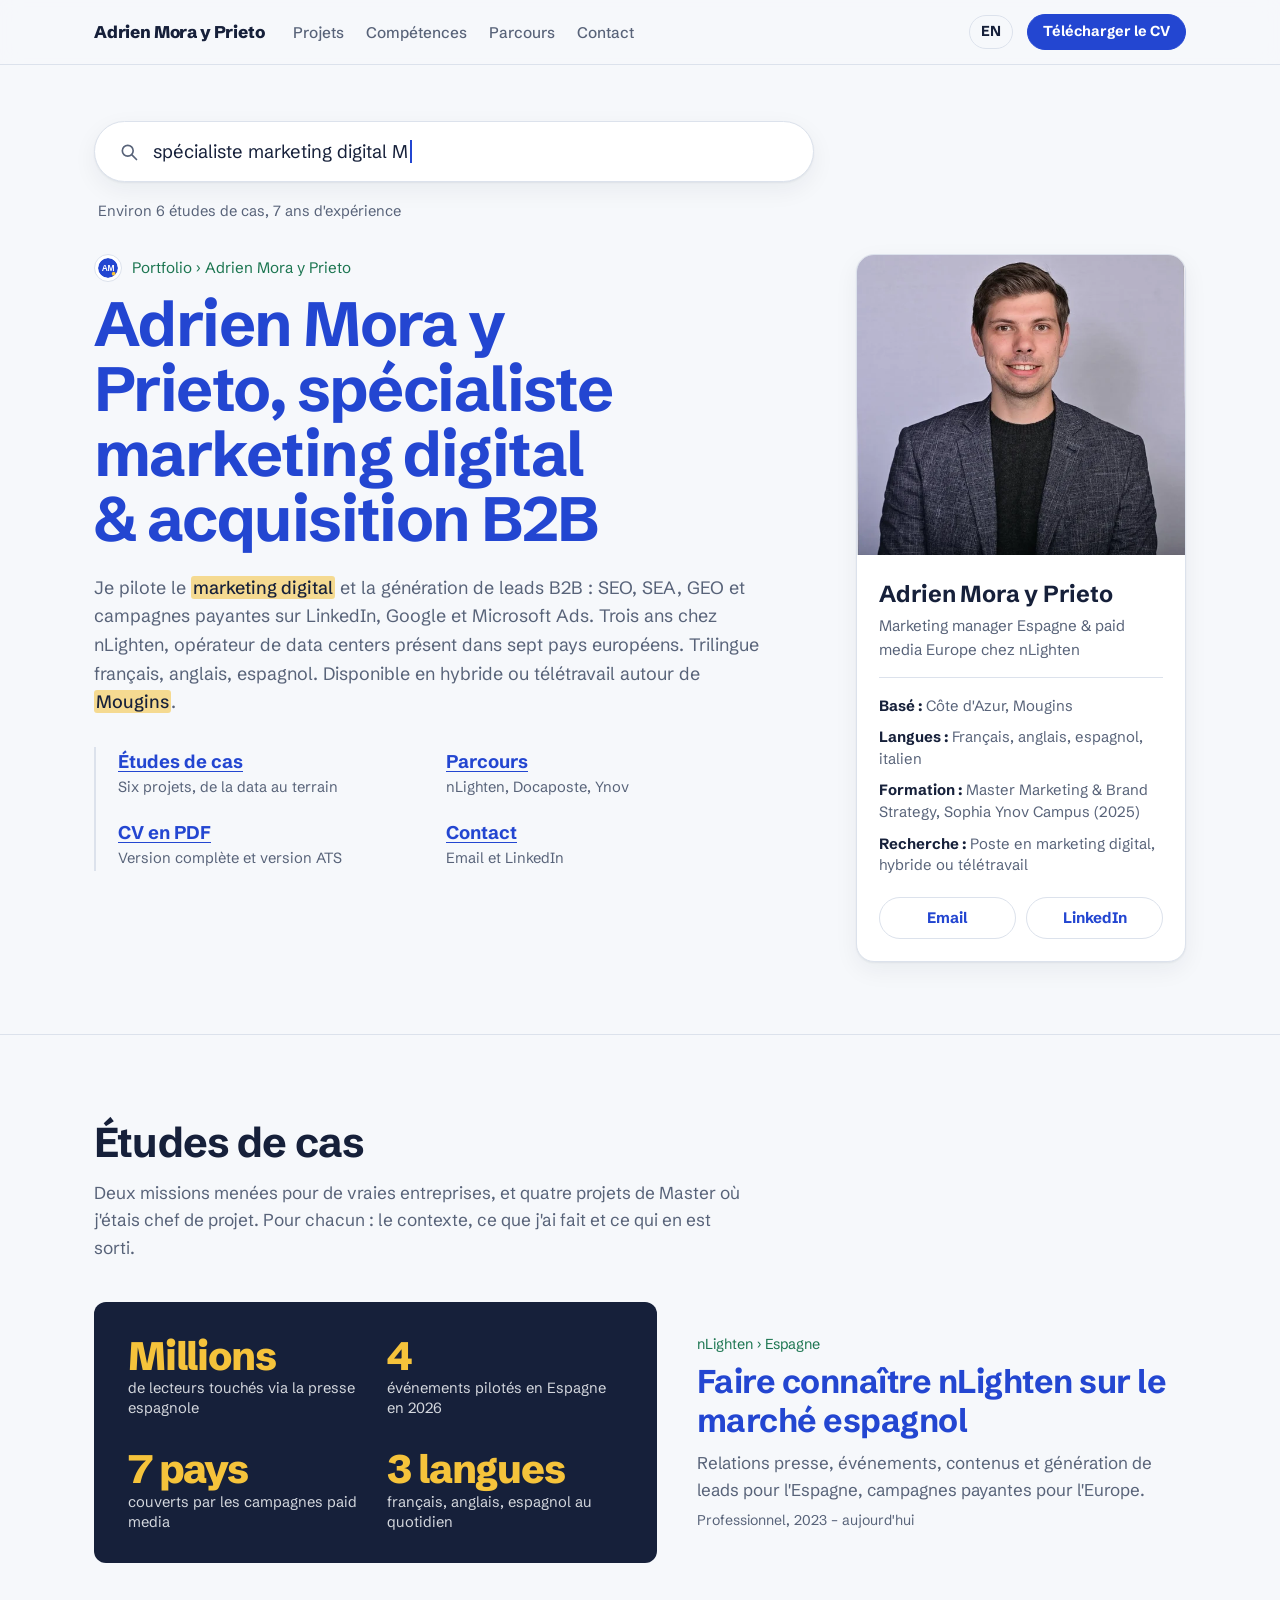
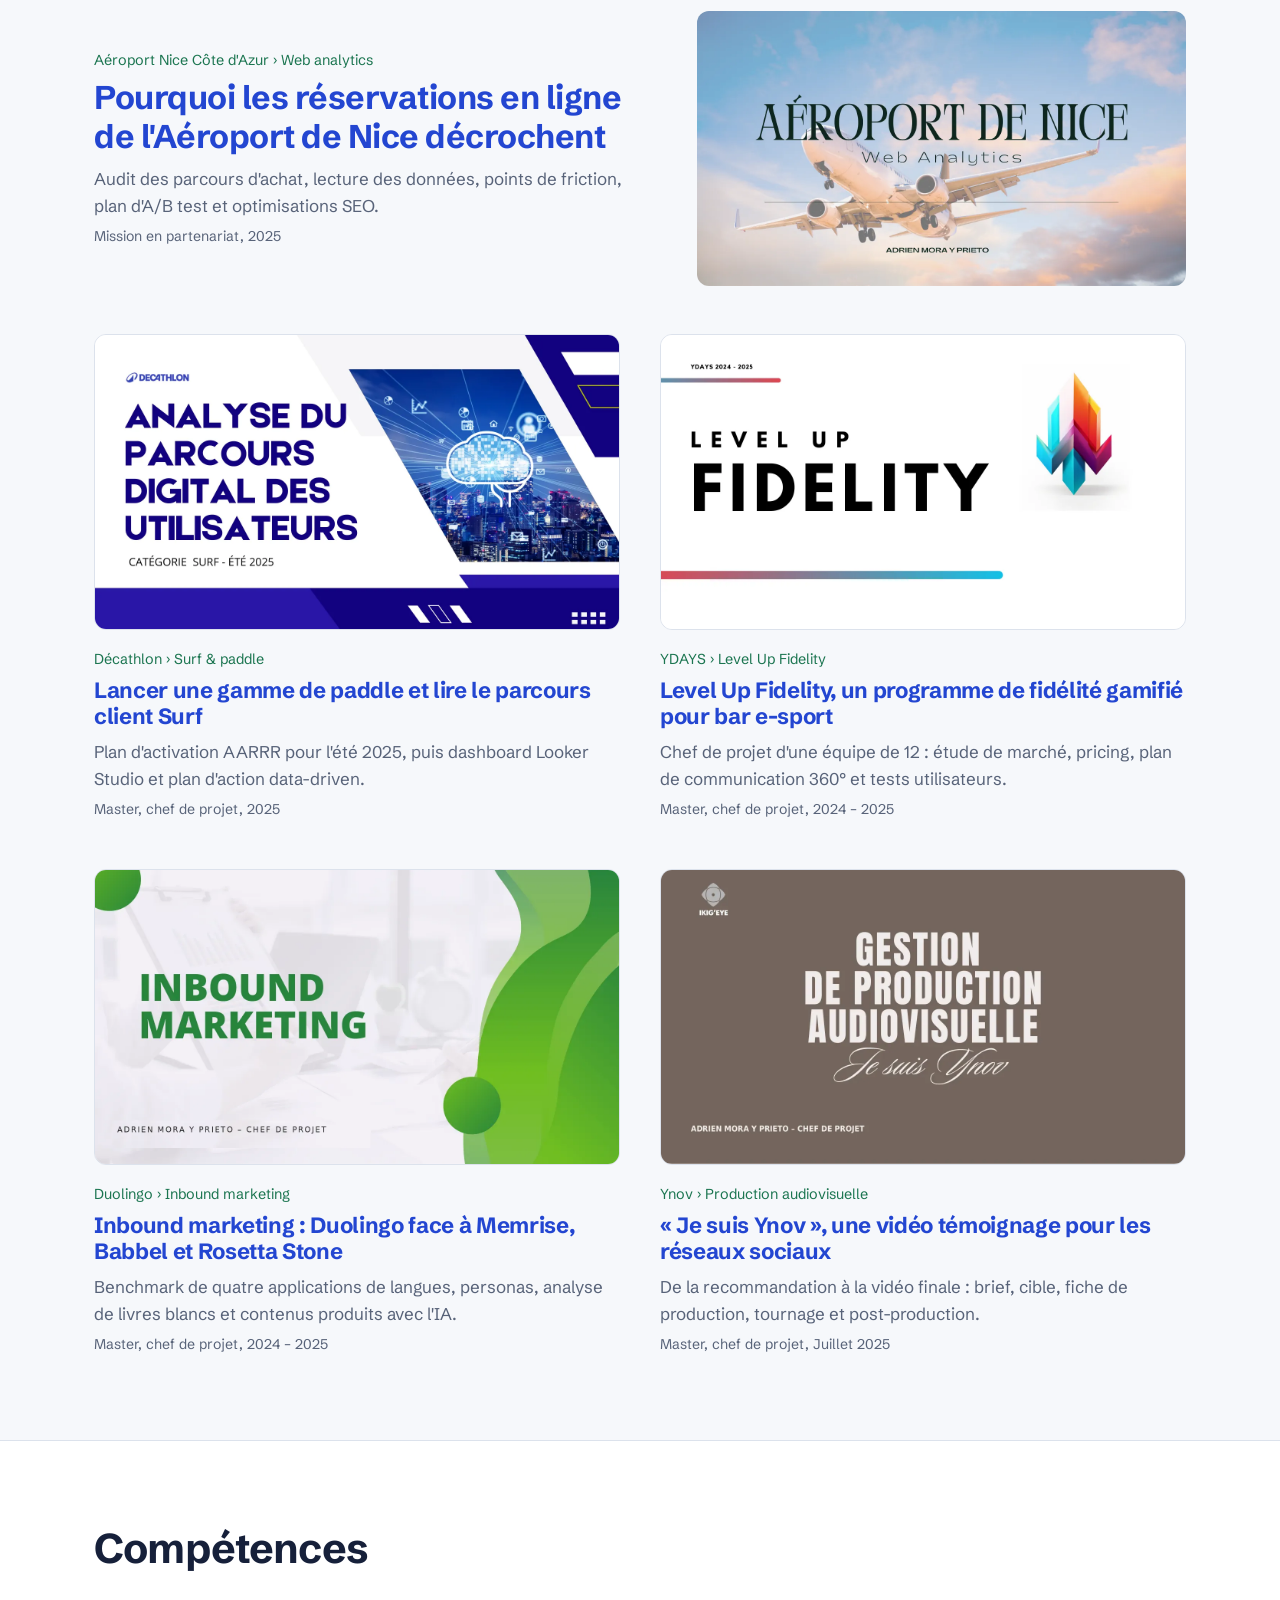
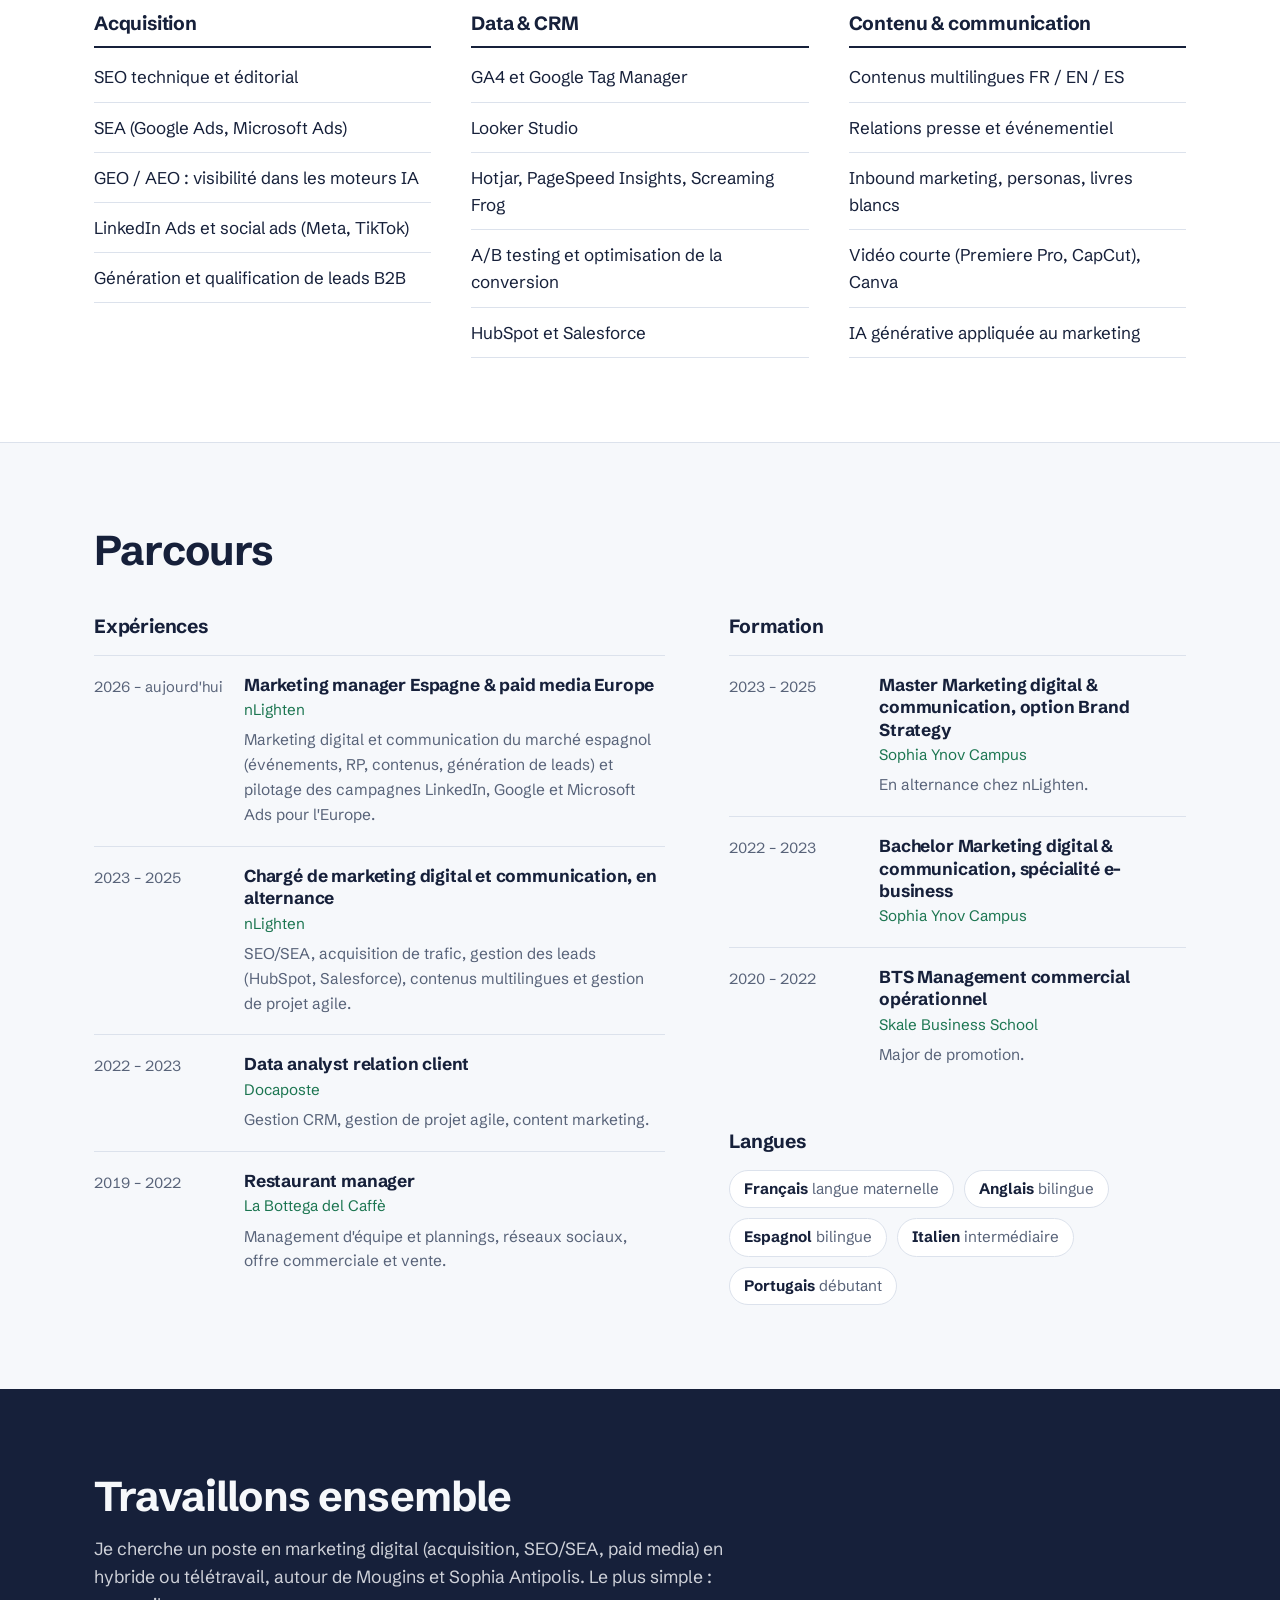
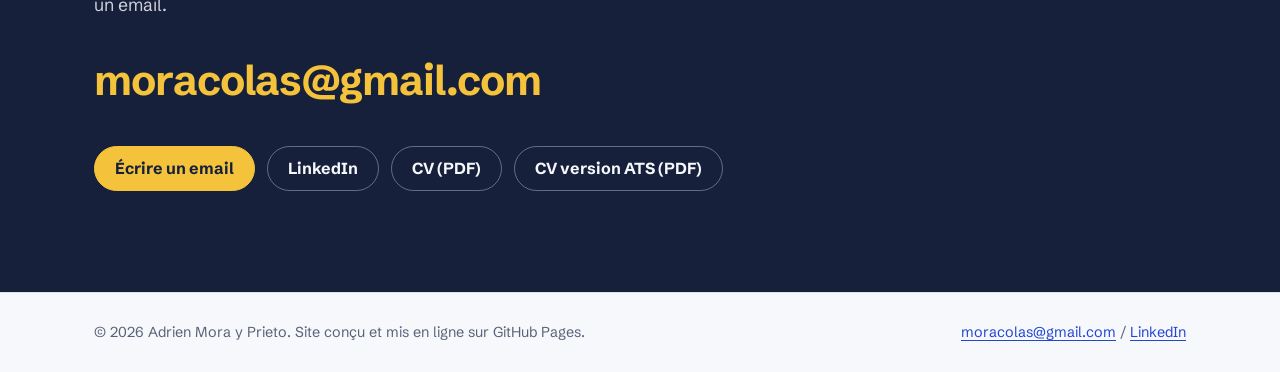
<file: index.html>
<!doctype html>
<html lang="fr">
<head>
<meta charset="utf-8">
<meta name="viewport" content="width=device-width, initial-scale=1">
<title>Adrien Mora y Prieto · Marketing digital &amp; acquisition B2B</title>
<meta name="description" content="Portfolio d&#x27;Adrien Mora y Prieto, spécialiste marketing digital et acquisition B2B (SEO, SEA, GEO, paid media). Trilingue FR/EN/ES, basé sur la Côte d&#x27;Azur.">
<link rel="canonical" href="https://adrienmora.fr/">
<link rel="alternate" hreflang="fr" href="https://adrienmora.fr/">
<link rel="alternate" hreflang="en" href="https://adrienmora.fr/en/">
<link rel="alternate" hreflang="x-default" href="https://adrienmora.fr/">
<meta property="og:type" content="website">
<meta property="og:title" content="Adrien Mora y Prieto · Marketing digital &amp; acquisition B2B">
<meta property="og:description" content="Portfolio d&#x27;Adrien Mora y Prieto, spécialiste marketing digital et acquisition B2B (SEO, SEA, GEO, paid media). Trilingue FR/EN/ES, basé sur la Côte d&#x27;Azur.">
<meta property="og:url" content="https://adrienmora.fr/">
<meta property="og:image" content="https://adrienmora.fr/assets/img/og.jpg">
<meta property="og:locale" content="fr_FR">
<meta name="twitter:card" content="summary_large_image">
<meta name="theme-color" content="#F6F8FB" media="(prefers-color-scheme: light)">
<meta name="theme-color" content="#0E1424" media="(prefers-color-scheme: dark)">
<link rel="icon" href="assets/img/favicon.svg" type="image/svg+xml">
<link rel="preload" href="assets/fonts/schibsted-grotesk-latin-wght-normal.woff2" as="font" type="font/woff2" crossorigin>
<link rel="stylesheet" href="assets/css/style.css">
<script src="assets/js/main.js" defer></script>
<script type="application/ld+json">{"@context": "https://schema.org", "@type": "Person", "name": "Adrien Mora y Prieto", "jobTitle": "Marketing manager Espagne & paid media Europe chez nLighten", "email": "mailto:moracolas@gmail.com", "url": "https://adrienmora.fr/", "image": "https://adrienmora.fr/assets/img/adrien.jpg", "worksFor": {"@type": "Organization", "name": "nLighten"}, "alumniOf": [{"@type": "CollegeOrUniversity", "name": "Sophia Ynov Campus"}, {"@type": "EducationalOrganization", "name": "Skale Business School"}], "knowsLanguage": ["fr", "en", "es", "it"], "address": {"@type": "PostalAddress", "addressLocality": "Mougins", "addressCountry": "FR"}, "sameAs": ["https://www.linkedin.com/in/adrien-mora-y-prieto/"], "knowsAbout": ["SEO", "SEA", "GEO", "Paid media", "LinkedIn Ads", "Google Ads", "Microsoft Ads", "HubSpot", "Salesforce", "GA4", "Looker Studio"]}</script>
</head>
<body><a class="skip" href="#main">Aller au contenu</a>
<header class="site-head">
  <div class="wrap head-row">
    <a class="brand" href="index.html">Adrien Mora y Prieto</a>
    <nav aria-label="Navigation principale"><ul class="nav"><li><a href="#projets">Projets</a></li><li><a href="#competences">Compétences</a></li><li><a href="#parcours">Parcours</a></li><li><a href="#contact">Contact</a></li></ul></nav>
    <div class="head-actions">
      <a class="lang" href="en/index.html" hreflang="en" lang="en" title="English">EN</a>
      <a class="btn btn-small" href="assets/cv/Adrien-Mora-y-Prieto-CV.pdf" download>Télécharger le CV</a>
    </div>
  </div>
</header>
<main id="main">
<section class="hero">
  <div class="wrap">
    <div class="search" aria-hidden="true">
      <svg class="search-ico" viewBox="0 0 24 24" width="20" height="20"><circle cx="10.5" cy="10.5" r="6.5" fill="none" stroke="currentColor" stroke-width="2"/><path d="M15.5 15.5 21 21" stroke="currentColor" stroke-width="2" stroke-linecap="round"/></svg>
      <span class="query" data-query="spécialiste marketing digital Mougins">spécialiste marketing digital Mougins</span><span class="caret"></span>
    </div>
    <p class="results-line">Environ 6 études de cas, 7 ans d&#x27;expérience</p>
    <div class="hero-grid">
      <div class="result">
        <p class="result-url"><img src="assets/img/favicon.svg" alt="" width="22" height="22"> <span>Portfolio › Adrien Mora y Prieto</span></p>
        <h1 class="result-title">Adrien Mora y Prieto, spécialiste marketing digital &amp; acquisition B2B</h1>
        <p class="result-desc">Je pilote le <mark>marketing digital</mark> et la génération de leads B2B : SEO, SEA, GEO et campagnes payantes sur LinkedIn, Google et Microsoft Ads. Trois ans chez nLighten, opérateur de data centers présent dans sept pays européens. Trilingue français, anglais, espagnol. Disponible en hybride ou télétravail autour de <mark>Mougins</mark>.</p>
        <ul class="sitelinks"><li><a href="#projets">Études de cas</a><span>Six projets, de la data au terrain</span></li><li><a href="#parcours">Parcours</a><span>nLighten, Docaposte, Ynov</span></li><li><a href="assets/cv/Adrien-Mora-y-Prieto-CV.pdf" download>CV en PDF</a><span>Version complète et version ATS</span></li><li><a href="#contact">Contact</a><span>Email et LinkedIn</span></li></ul>
      </div>
      <aside class="panel" aria-label="En bref">
        <img class="panel-photo" src="assets/img/adrien.webp" alt="Portrait d’Adrien Mora y Prieto" width="560" height="560">
        <div class="panel-body">
          <p class="panel-name">Adrien Mora y Prieto</p>
          <p class="panel-role">Marketing manager Espagne &amp; paid media Europe chez nLighten</p>
          <dl class="panel-facts"><div><dt>Basé</dt><dd>Côte d&#x27;Azur, Mougins</dd></div><div><dt>Langues</dt><dd>Français, anglais, espagnol, italien</dd></div><div><dt>Formation</dt><dd>Master Marketing &amp; Brand Strategy, Sophia Ynov Campus (2025)</dd></div><div><dt>Recherche</dt><dd>Poste en marketing digital, hybride ou télétravail</dd></div></dl>
          <p class="panel-links"><a href="mailto:moracolas@gmail.com">Email</a><a href="https://www.linkedin.com/in/adrien-mora-y-prieto/" rel="me noopener" target="_blank">LinkedIn</a></p>
        </div>
      </aside>
    </div>
  </div>
</section>

<section class="section" id="projets" aria-labelledby="h-proj">
  <div class="wrap">
    <h2 id="h-proj">Études de cas</h2>
    <p class="section-intro">Deux missions menées pour de vraies entreprises, et quatre projets de Master où j'étais chef de projet. Pour chacun : le contexte, ce que j'ai fait et ce qui en est sorti.</p>
    <div class="cards">
      <article class="card card-featured">
  <a class="card-media" href="projets/nlighten.html" tabindex="-1" aria-hidden="true"><div class="snippet"><ul class="stats stats-snippet"><li><span class="stat-n">Millions</span><span class="stat-l">de lecteurs touchés via la presse espagnole</span></li><li><span class="stat-n">4</span><span class="stat-l">événements pilotés en Espagne en 2026</span></li><li><span class="stat-n">7 pays</span><span class="stat-l">couverts par les campagnes paid media</span></li><li><span class="stat-n">3 langues</span><span class="stat-l">français, anglais, espagnol au quotidien</span></li></ul></div></a>
  <div class="card-body">
    <p class="crumb">nLighten › Espagne</p>
    <h3 class="card-title"><a href="projets/nlighten.html">Faire connaître nLighten sur le marché espagnol</a></h3>
    <p class="card-desc">Relations presse, événements, contenus et génération de leads pour l&#x27;Espagne, campagnes payantes pour l&#x27;Europe.</p>
    <p class="card-meta">Professionnel, 2023 – aujourd&#x27;hui</p>
  </div>
</article><article class="card card-featured flip">
  <a class="card-media" href="projets/aeroport-nice.html" tabindex="-1" aria-hidden="true"><img src="assets/img/nice-1.webp" alt="" loading="lazy" width="1368" height="770"></a>
  <div class="card-body">
    <p class="crumb">Aéroport Nice Côte d&#x27;Azur › Web analytics</p>
    <h3 class="card-title"><a href="projets/aeroport-nice.html">Pourquoi les réservations en ligne de l&#x27;Aéroport de Nice décrochent</a></h3>
    <p class="card-desc">Audit des parcours d&#x27;achat, lecture des données, points de friction, plan d&#x27;A/B test et optimisations SEO.</p>
    <p class="card-meta">Mission en partenariat, 2025</p>
  </div>
</article><article class="card">
  <a class="card-media" href="projets/decathlon.html" tabindex="-1" aria-hidden="true"><img src="assets/img/decathlon-1.webp" alt="" loading="lazy" width="1368" height="770"></a>
  <div class="card-body">
    <p class="crumb">Décathlon › Surf &amp; paddle</p>
    <h3 class="card-title"><a href="projets/decathlon.html">Lancer une gamme de paddle et lire le parcours client Surf</a></h3>
    <p class="card-desc">Plan d&#x27;activation AARRR pour l&#x27;été 2025, puis dashboard Looker Studio et plan d&#x27;action data-driven.</p>
    <p class="card-meta">Master, chef de projet, 2025</p>
  </div>
</article><article class="card">
  <a class="card-media" href="projets/level-up-fidelity.html" tabindex="-1" aria-hidden="true"><img src="assets/img/levelup-1.webp" alt="" loading="lazy" width="1368" height="770"></a>
  <div class="card-body">
    <p class="crumb">YDAYS › Level Up Fidelity</p>
    <h3 class="card-title"><a href="projets/level-up-fidelity.html">Level Up Fidelity, un programme de fidélité gamifié pour bar e-sport</a></h3>
    <p class="card-desc">Chef de projet d&#x27;une équipe de 12 : étude de marché, pricing, plan de communication 360° et tests utilisateurs.</p>
    <p class="card-meta">Master, chef de projet, 2024 – 2025</p>
  </div>
</article><article class="card">
  <a class="card-media" href="projets/duolingo.html" tabindex="-1" aria-hidden="true"><img src="assets/img/duolingo-1.webp" alt="" loading="lazy" width="1368" height="770"></a>
  <div class="card-body">
    <p class="crumb">Duolingo › Inbound marketing</p>
    <h3 class="card-title"><a href="projets/duolingo.html">Inbound marketing : Duolingo face à Memrise, Babbel et Rosetta Stone</a></h3>
    <p class="card-desc">Benchmark de quatre applications de langues, personas, analyse de livres blancs et contenus produits avec l&#x27;IA.</p>
    <p class="card-meta">Master, chef de projet, 2024 – 2025</p>
  </div>
</article><article class="card">
  <a class="card-media" href="projets/je-suis-ynov.html" tabindex="-1" aria-hidden="true"><img src="assets/img/ynov-1.webp" alt="" loading="lazy" width="1368" height="770"></a>
  <div class="card-body">
    <p class="crumb">Ynov › Production audiovisuelle</p>
    <h3 class="card-title"><a href="projets/je-suis-ynov.html">« Je suis Ynov », une vidéo témoignage pour les réseaux sociaux</a></h3>
    <p class="card-desc">De la recommandation à la vidéo finale : brief, cible, fiche de production, tournage et post-production.</p>
    <p class="card-meta">Master, chef de projet, Juillet 2025</p>
  </div>
</article>
    </div>
  </div>
</section>
<section class="section section-alt" id="competences" aria-labelledby="h-skills">
  <div class="wrap">
    <h2 id="h-skills">Compétences</h2>
    <div class="skills"><div class="skill-col"><h3>Acquisition</h3><ul><li>SEO technique et éditorial</li><li>SEA (Google Ads, Microsoft Ads)</li><li>GEO / AEO : visibilité dans les moteurs IA</li><li>LinkedIn Ads et social ads (Meta, TikTok)</li><li>Génération et qualification de leads B2B</li></ul></div><div class="skill-col"><h3>Data &amp; CRM</h3><ul><li>GA4 et Google Tag Manager</li><li>Looker Studio</li><li>Hotjar, PageSpeed Insights, Screaming Frog</li><li>A/B testing et optimisation de la conversion</li><li>HubSpot et Salesforce</li></ul></div><div class="skill-col"><h3>Contenu &amp; communication</h3><ul><li>Contenus multilingues FR / EN / ES</li><li>Relations presse et événementiel</li><li>Inbound marketing, personas, livres blancs</li><li>Vidéo courte (Premiere Pro, CapCut), Canva</li><li>IA générative appliquée au marketing</li></ul></div></div>
  </div>
</section>
<section class="section" id="parcours" aria-labelledby="h-bg">
  <div class="wrap">
    <h2 id="h-bg">Parcours</h2>
    <div class="bg-grid">
      <div><h3>Expériences</h3><ol class="timeline"><li><p class="tl-date">2026 – aujourd&#x27;hui</p><div><h4>Marketing manager Espagne &amp; paid media Europe</h4><p class="tl-org">nLighten</p><p>Marketing digital et communication du marché espagnol (événements, RP, contenus, génération de leads) et pilotage des campagnes LinkedIn, Google et Microsoft Ads pour l&#x27;Europe.</p></div></li><li><p class="tl-date">2023 – 2025</p><div><h4>Chargé de marketing digital et communication, en alternance</h4><p class="tl-org">nLighten</p><p>SEO/SEA, acquisition de trafic, gestion des leads (HubSpot, Salesforce), contenus multilingues et gestion de projet agile.</p></div></li><li><p class="tl-date">2022 – 2023</p><div><h4>Data analyst relation client</h4><p class="tl-org">Docaposte</p><p>Gestion CRM, gestion de projet agile, content marketing.</p></div></li><li><p class="tl-date">2019 – 2022</p><div><h4>Restaurant manager</h4><p class="tl-org">La Bottega del Caffè</p><p>Management d&#x27;équipe et plannings, réseaux sociaux, offre commerciale et vente.</p></div></li></ol></div>
      <div><h3>Formation</h3><ol class="timeline"><li><p class="tl-date">2023 – 2025</p><div><h4>Master Marketing digital &amp; communication, option Brand Strategy</h4><p class="tl-org">Sophia Ynov Campus</p><p>En alternance chez nLighten.</p></div></li><li><p class="tl-date">2022 – 2023</p><div><h4>Bachelor Marketing digital &amp; communication, spécialité e-business</h4><p class="tl-org">Sophia Ynov Campus</p></div></li><li><p class="tl-date">2020 – 2022</p><div><h4>BTS Management commercial opérationnel</h4><p class="tl-org">Skale Business School</p><p>Major de promotion.</p></div></li></ol>
        <h3 class="mt">Langues</h3><ul class="langs"><li><strong>Français</strong> langue maternelle</li><li><strong>Anglais</strong> bilingue</li><li><strong>Espagnol</strong> bilingue</li><li><strong>Italien</strong> intermédiaire</li><li><strong>Portugais</strong> débutant</li></ul>
      </div>
    </div>
  </div>
</section>

<section class="section contact" id="contact" aria-labelledby="h-contact">
  <div class="wrap contact-inner">
    <h2 id="h-contact">Travaillons ensemble</h2>
    <p>Je cherche un poste en marketing digital (acquisition, SEO/SEA, paid media) en hybride ou télétravail, autour de Mougins et Sophia Antipolis. Le plus simple : un email.</p>
    <p class="contact-mail"><a href="mailto:moracolas@gmail.com">moracolas@gmail.com</a></p>
    <p class="contact-actions">
      <a class="btn" href="mailto:moracolas@gmail.com">Écrire un email</a>
      <a class="btn btn-ghost" href="https://www.linkedin.com/in/adrien-mora-y-prieto/" rel="me noopener" target="_blank">LinkedIn</a>
      <a class="btn btn-ghost" href="assets/cv/Adrien-Mora-y-Prieto-CV.pdf" download>CV (PDF)</a>
      <a class="btn btn-ghost" href="assets/cv/Adrien-Mora-y-Prieto-CV-ATS.pdf" download>CV version ATS (PDF)</a>
    </p>
  </div>
</section>
</main>
<footer class="site-foot">
  <div class="wrap foot-row">
    <p>© 2026 Adrien Mora y Prieto. Site conçu et mis en ligne sur GitHub Pages.</p>
    <p><a href="mailto:moracolas@gmail.com">moracolas@gmail.com</a> <span aria-hidden="true">/</span> <a href="https://www.linkedin.com/in/adrien-mora-y-prieto/" rel="me noopener" target="_blank">LinkedIn</a></p>
  </div>
</footer>
<dialog class="lightbox" aria-label="Agrandir l'image">
  <button class="lb-close" type="button" aria-label="Fermer">×</button>
  <img alt="">
</dialog>
</body>
</html>
</file>
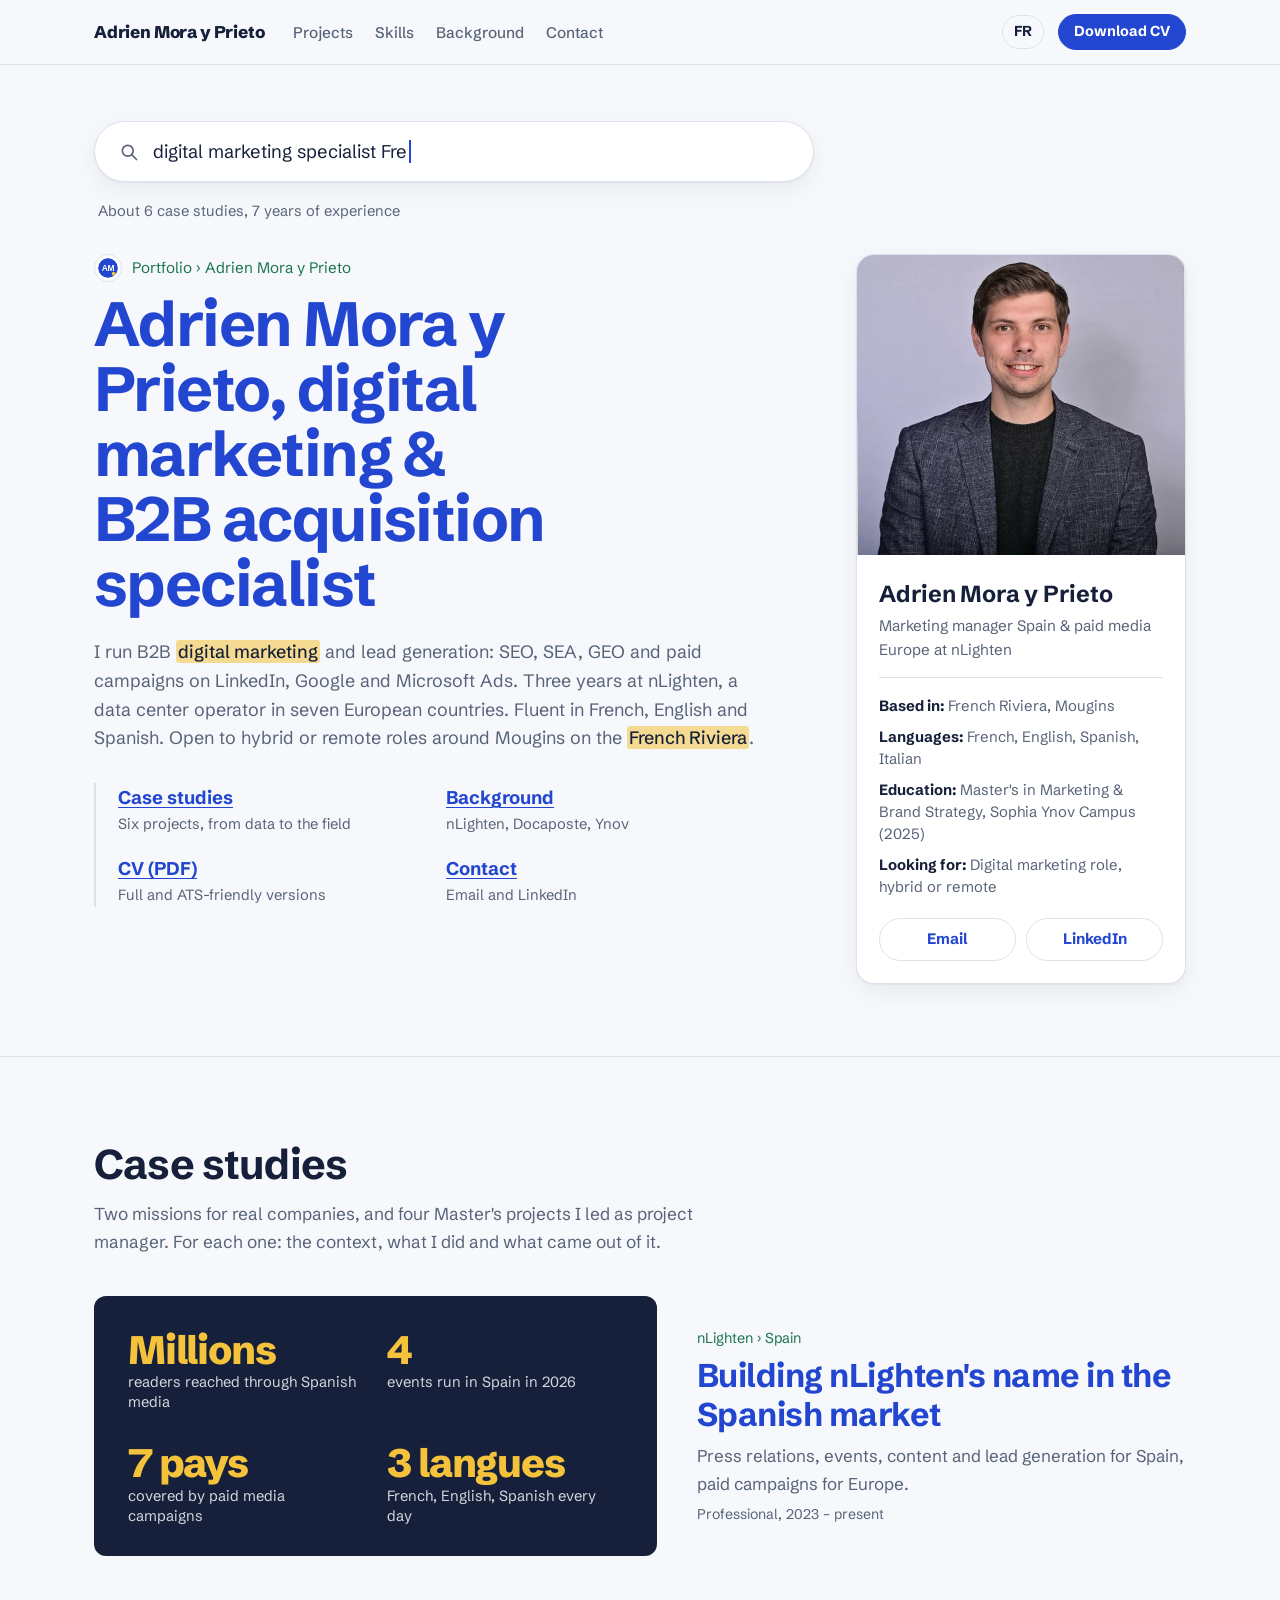
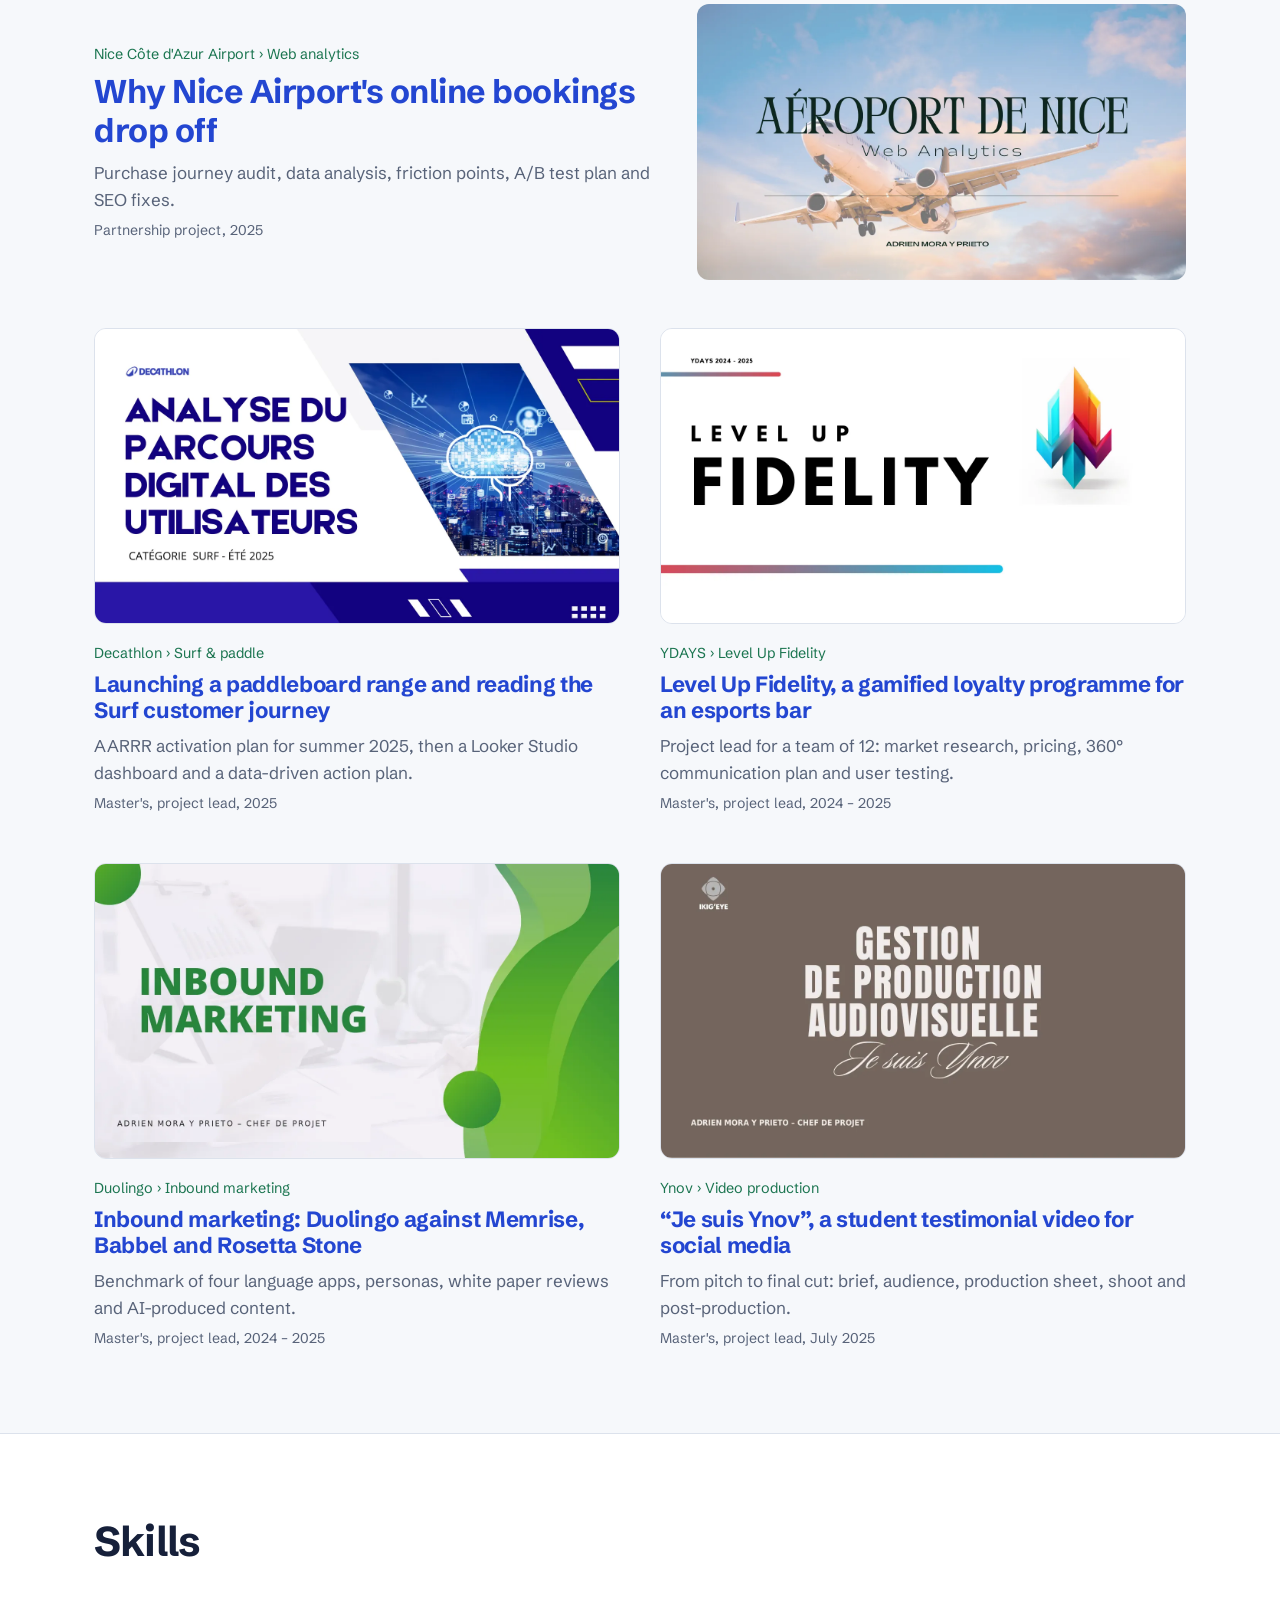
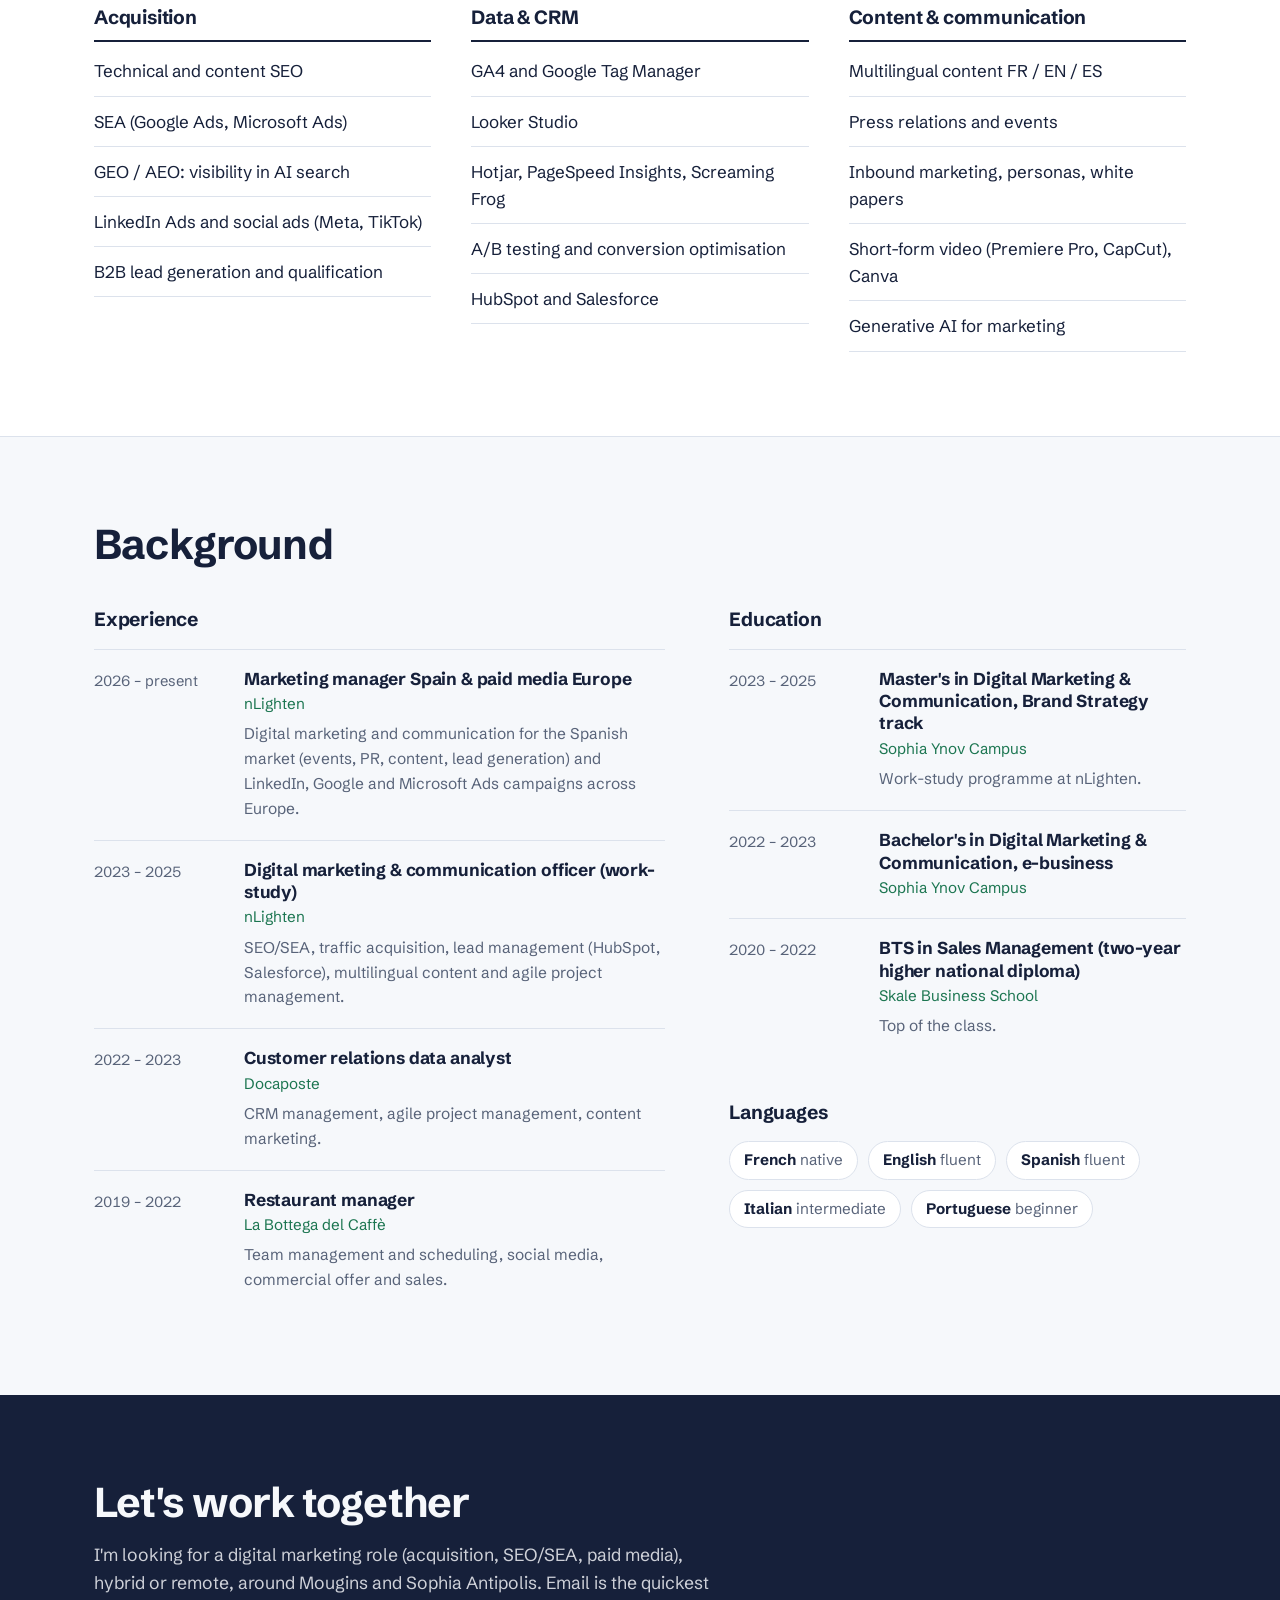
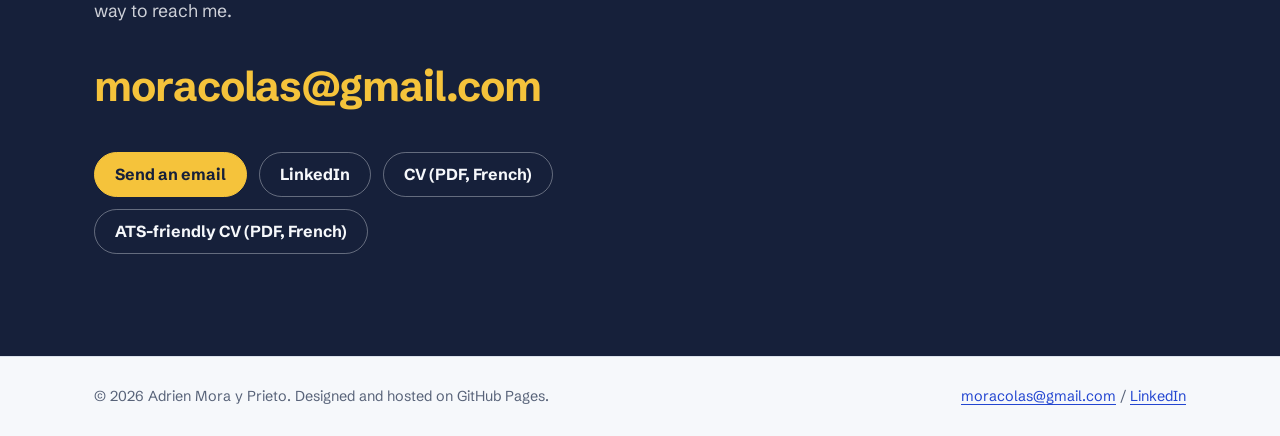
<file: en/index.html>
<!doctype html>
<html lang="en">
<head>
<meta charset="utf-8">
<meta name="viewport" content="width=device-width, initial-scale=1">
<title>Adrien Mora y Prieto · Digital marketing &amp; B2B acquisition</title>
<meta name="description" content="Portfolio of Adrien Mora y Prieto, digital marketing and B2B acquisition specialist (SEO, SEA, GEO, paid media). Fluent in French, English and Spanish, based on the French Riviera.">
<link rel="canonical" href="https://adrienmora.fr/en/">
<link rel="alternate" hreflang="fr" href="https://adrienmora.fr/">
<link rel="alternate" hreflang="en" href="https://adrienmora.fr/en/">
<link rel="alternate" hreflang="x-default" href="https://adrienmora.fr/">
<meta property="og:type" content="website">
<meta property="og:title" content="Adrien Mora y Prieto · Digital marketing &amp; B2B acquisition">
<meta property="og:description" content="Portfolio of Adrien Mora y Prieto, digital marketing and B2B acquisition specialist (SEO, SEA, GEO, paid media). Fluent in French, English and Spanish, based on the French Riviera.">
<meta property="og:url" content="https://adrienmora.fr/en/">
<meta property="og:image" content="https://adrienmora.fr/assets/img/og.jpg">
<meta property="og:locale" content="en_GB">
<meta name="twitter:card" content="summary_large_image">
<meta name="theme-color" content="#F6F8FB" media="(prefers-color-scheme: light)">
<meta name="theme-color" content="#0E1424" media="(prefers-color-scheme: dark)">
<link rel="icon" href="../assets/img/favicon.svg" type="image/svg+xml">
<link rel="preload" href="../assets/fonts/schibsted-grotesk-latin-wght-normal.woff2" as="font" type="font/woff2" crossorigin>
<link rel="stylesheet" href="../assets/css/style.css">
<script src="../assets/js/main.js" defer></script>
<script type="application/ld+json">{"@context": "https://schema.org", "@type": "Person", "name": "Adrien Mora y Prieto", "jobTitle": "Marketing manager Spain & paid media Europe at nLighten", "email": "mailto:moracolas@gmail.com", "url": "https://adrienmora.fr/en/", "image": "https://adrienmora.fr/assets/img/adrien.jpg", "worksFor": {"@type": "Organization", "name": "nLighten"}, "alumniOf": [{"@type": "CollegeOrUniversity", "name": "Sophia Ynov Campus"}, {"@type": "EducationalOrganization", "name": "Skale Business School"}], "knowsLanguage": ["fr", "en", "es", "it"], "address": {"@type": "PostalAddress", "addressLocality": "Mougins", "addressCountry": "FR"}, "sameAs": ["https://www.linkedin.com/in/adrien-mora-y-prieto/"], "knowsAbout": ["SEO", "SEA", "GEO", "Paid media", "LinkedIn Ads", "Google Ads", "Microsoft Ads", "HubSpot", "Salesforce", "GA4", "Looker Studio"]}</script>
</head>
<body><a class="skip" href="#main">Skip to content</a>
<header class="site-head">
  <div class="wrap head-row">
    <a class="brand" href="../en/index.html">Adrien Mora y Prieto</a>
    <nav aria-label="Main navigation"><ul class="nav"><li><a href="#projects">Projects</a></li><li><a href="#skills">Skills</a></li><li><a href="#background">Background</a></li><li><a href="#contact">Contact</a></li></ul></nav>
    <div class="head-actions">
      <a class="lang" href="../index.html" hreflang="fr" lang="fr" title="Français">FR</a>
      <a class="btn btn-small" href="../assets/cv/Adrien-Mora-y-Prieto-CV.pdf" download>Download CV</a>
    </div>
  </div>
</header>
<main id="main">
<section class="hero">
  <div class="wrap">
    <div class="search" aria-hidden="true">
      <svg class="search-ico" viewBox="0 0 24 24" width="20" height="20"><circle cx="10.5" cy="10.5" r="6.5" fill="none" stroke="currentColor" stroke-width="2"/><path d="M15.5 15.5 21 21" stroke="currentColor" stroke-width="2" stroke-linecap="round"/></svg>
      <span class="query" data-query="digital marketing specialist French Riviera">digital marketing specialist French Riviera</span><span class="caret"></span>
    </div>
    <p class="results-line">About 6 case studies, 7 years of experience</p>
    <div class="hero-grid">
      <div class="result">
        <p class="result-url"><img src="../assets/img/favicon.svg" alt="" width="22" height="22"> <span>Portfolio › Adrien Mora y Prieto</span></p>
        <h1 class="result-title">Adrien Mora y Prieto, digital marketing &amp; B2B acquisition specialist</h1>
        <p class="result-desc">I run B2B <mark>digital marketing</mark> and lead generation: SEO, SEA, GEO and paid campaigns on LinkedIn, Google and Microsoft Ads. Three years at nLighten, a data center operator in seven European countries. Fluent in French, English and Spanish. Open to hybrid or remote roles around Mougins on the <mark>French Riviera</mark>.</p>
        <ul class="sitelinks"><li><a href="#projects">Case studies</a><span>Six projects, from data to the field</span></li><li><a href="#background">Background</a><span>nLighten, Docaposte, Ynov</span></li><li><a href="../assets/cv/Adrien-Mora-y-Prieto-CV.pdf" download>CV (PDF)</a><span>Full and ATS-friendly versions</span></li><li><a href="#contact">Contact</a><span>Email and LinkedIn</span></li></ul>
      </div>
      <aside class="panel" aria-label="At a glance">
        <img class="panel-photo" src="../assets/img/adrien.webp" alt="Portrait of Adrien Mora y Prieto" width="560" height="560">
        <div class="panel-body">
          <p class="panel-name">Adrien Mora y Prieto</p>
          <p class="panel-role">Marketing manager Spain &amp; paid media Europe at nLighten</p>
          <dl class="panel-facts"><div><dt>Based in</dt><dd>French Riviera, Mougins</dd></div><div><dt>Languages</dt><dd>French, English, Spanish, Italian</dd></div><div><dt>Education</dt><dd>Master&#x27;s in Marketing &amp; Brand Strategy, Sophia Ynov Campus (2025)</dd></div><div><dt>Looking for</dt><dd>Digital marketing role, hybrid or remote</dd></div></dl>
          <p class="panel-links"><a href="mailto:moracolas@gmail.com">Email</a><a href="https://www.linkedin.com/in/adrien-mora-y-prieto/" rel="me noopener" target="_blank">LinkedIn</a></p>
        </div>
      </aside>
    </div>
  </div>
</section>

<section class="section" id="projects" aria-labelledby="h-proj">
  <div class="wrap">
    <h2 id="h-proj">Case studies</h2>
    <p class="section-intro">Two missions for real companies, and four Master's projects I led as project manager. For each one: the context, what I did and what came out of it.</p>
    <div class="cards">
      <article class="card card-featured">
  <a class="card-media" href="../en/projects/nlighten.html" tabindex="-1" aria-hidden="true"><div class="snippet"><ul class="stats stats-snippet"><li><span class="stat-n">Millions</span><span class="stat-l">readers reached through Spanish media</span></li><li><span class="stat-n">4</span><span class="stat-l">events run in Spain in 2026</span></li><li><span class="stat-n">7 pays</span><span class="stat-l">covered by paid media campaigns</span></li><li><span class="stat-n">3 langues</span><span class="stat-l">French, English, Spanish every day</span></li></ul></div></a>
  <div class="card-body">
    <p class="crumb">nLighten › Spain</p>
    <h3 class="card-title"><a href="../en/projects/nlighten.html">Building nLighten&#x27;s name in the Spanish market</a></h3>
    <p class="card-desc">Press relations, events, content and lead generation for Spain, paid campaigns for Europe.</p>
    <p class="card-meta">Professional, 2023 – present</p>
  </div>
</article><article class="card card-featured flip">
  <a class="card-media" href="../en/projects/aeroport-nice.html" tabindex="-1" aria-hidden="true"><img src="../assets/img/nice-1.webp" alt="" loading="lazy" width="1368" height="770"></a>
  <div class="card-body">
    <p class="crumb">Nice Côte d&#x27;Azur Airport › Web analytics</p>
    <h3 class="card-title"><a href="../en/projects/aeroport-nice.html">Why Nice Airport&#x27;s online bookings drop off</a></h3>
    <p class="card-desc">Purchase journey audit, data analysis, friction points, A/B test plan and SEO fixes.</p>
    <p class="card-meta">Partnership project, 2025</p>
  </div>
</article><article class="card">
  <a class="card-media" href="../en/projects/decathlon.html" tabindex="-1" aria-hidden="true"><img src="../assets/img/decathlon-1.webp" alt="" loading="lazy" width="1368" height="770"></a>
  <div class="card-body">
    <p class="crumb">Decathlon › Surf &amp; paddle</p>
    <h3 class="card-title"><a href="../en/projects/decathlon.html">Launching a paddleboard range and reading the Surf customer journey</a></h3>
    <p class="card-desc">AARRR activation plan for summer 2025, then a Looker Studio dashboard and a data-driven action plan.</p>
    <p class="card-meta">Master's, project lead, 2025</p>
  </div>
</article><article class="card">
  <a class="card-media" href="../en/projects/level-up-fidelity.html" tabindex="-1" aria-hidden="true"><img src="../assets/img/levelup-1.webp" alt="" loading="lazy" width="1368" height="770"></a>
  <div class="card-body">
    <p class="crumb">YDAYS › Level Up Fidelity</p>
    <h3 class="card-title"><a href="../en/projects/level-up-fidelity.html">Level Up Fidelity, a gamified loyalty programme for an esports bar</a></h3>
    <p class="card-desc">Project lead for a team of 12: market research, pricing, 360° communication plan and user testing.</p>
    <p class="card-meta">Master's, project lead, 2024 – 2025</p>
  </div>
</article><article class="card">
  <a class="card-media" href="../en/projects/duolingo.html" tabindex="-1" aria-hidden="true"><img src="../assets/img/duolingo-1.webp" alt="" loading="lazy" width="1368" height="770"></a>
  <div class="card-body">
    <p class="crumb">Duolingo › Inbound marketing</p>
    <h3 class="card-title"><a href="../en/projects/duolingo.html">Inbound marketing: Duolingo against Memrise, Babbel and Rosetta Stone</a></h3>
    <p class="card-desc">Benchmark of four language apps, personas, white paper reviews and AI-produced content.</p>
    <p class="card-meta">Master's, project lead, 2024 – 2025</p>
  </div>
</article><article class="card">
  <a class="card-media" href="../en/projects/je-suis-ynov.html" tabindex="-1" aria-hidden="true"><img src="../assets/img/ynov-1.webp" alt="" loading="lazy" width="1368" height="770"></a>
  <div class="card-body">
    <p class="crumb">Ynov › Video production</p>
    <h3 class="card-title"><a href="../en/projects/je-suis-ynov.html">“Je suis Ynov”, a student testimonial video for social media</a></h3>
    <p class="card-desc">From pitch to final cut: brief, audience, production sheet, shoot and post-production.</p>
    <p class="card-meta">Master's, project lead, July 2025</p>
  </div>
</article>
    </div>
  </div>
</section>
<section class="section section-alt" id="skills" aria-labelledby="h-skills">
  <div class="wrap">
    <h2 id="h-skills">Skills</h2>
    <div class="skills"><div class="skill-col"><h3>Acquisition</h3><ul><li>Technical and content SEO</li><li>SEA (Google Ads, Microsoft Ads)</li><li>GEO / AEO: visibility in AI search</li><li>LinkedIn Ads and social ads (Meta, TikTok)</li><li>B2B lead generation and qualification</li></ul></div><div class="skill-col"><h3>Data &amp; CRM</h3><ul><li>GA4 and Google Tag Manager</li><li>Looker Studio</li><li>Hotjar, PageSpeed Insights, Screaming Frog</li><li>A/B testing and conversion optimisation</li><li>HubSpot and Salesforce</li></ul></div><div class="skill-col"><h3>Content &amp; communication</h3><ul><li>Multilingual content FR / EN / ES</li><li>Press relations and events</li><li>Inbound marketing, personas, white papers</li><li>Short-form video (Premiere Pro, CapCut), Canva</li><li>Generative AI for marketing</li></ul></div></div>
  </div>
</section>
<section class="section" id="background" aria-labelledby="h-bg">
  <div class="wrap">
    <h2 id="h-bg">Background</h2>
    <div class="bg-grid">
      <div><h3>Experience</h3><ol class="timeline"><li><p class="tl-date">2026 – present</p><div><h4>Marketing manager Spain &amp; paid media Europe</h4><p class="tl-org">nLighten</p><p>Digital marketing and communication for the Spanish market (events, PR, content, lead generation) and LinkedIn, Google and Microsoft Ads campaigns across Europe.</p></div></li><li><p class="tl-date">2023 – 2025</p><div><h4>Digital marketing &amp; communication officer (work-study)</h4><p class="tl-org">nLighten</p><p>SEO/SEA, traffic acquisition, lead management (HubSpot, Salesforce), multilingual content and agile project management.</p></div></li><li><p class="tl-date">2022 – 2023</p><div><h4>Customer relations data analyst</h4><p class="tl-org">Docaposte</p><p>CRM management, agile project management, content marketing.</p></div></li><li><p class="tl-date">2019 – 2022</p><div><h4>Restaurant manager</h4><p class="tl-org">La Bottega del Caffè</p><p>Team management and scheduling, social media, commercial offer and sales.</p></div></li></ol></div>
      <div><h3>Education</h3><ol class="timeline"><li><p class="tl-date">2023 – 2025</p><div><h4>Master&#x27;s in Digital Marketing &amp; Communication, Brand Strategy track</h4><p class="tl-org">Sophia Ynov Campus</p><p>Work-study programme at nLighten.</p></div></li><li><p class="tl-date">2022 – 2023</p><div><h4>Bachelor&#x27;s in Digital Marketing &amp; Communication, e-business</h4><p class="tl-org">Sophia Ynov Campus</p></div></li><li><p class="tl-date">2020 – 2022</p><div><h4>BTS in Sales Management (two-year higher national diploma)</h4><p class="tl-org">Skale Business School</p><p>Top of the class.</p></div></li></ol>
        <h3 class="mt">Languages</h3><ul class="langs"><li><strong>French</strong> native</li><li><strong>English</strong> fluent</li><li><strong>Spanish</strong> fluent</li><li><strong>Italian</strong> intermediate</li><li><strong>Portuguese</strong> beginner</li></ul>
      </div>
    </div>
  </div>
</section>

<section class="section contact" id="contact" aria-labelledby="h-contact">
  <div class="wrap contact-inner">
    <h2 id="h-contact">Let's work together</h2>
    <p>I'm looking for a digital marketing role (acquisition, SEO/SEA, paid media), hybrid or remote, around Mougins and Sophia Antipolis. Email is the quickest way to reach me.</p>
    <p class="contact-mail"><a href="mailto:moracolas@gmail.com">moracolas@gmail.com</a></p>
    <p class="contact-actions">
      <a class="btn" href="mailto:moracolas@gmail.com">Send an email</a>
      <a class="btn btn-ghost" href="https://www.linkedin.com/in/adrien-mora-y-prieto/" rel="me noopener" target="_blank">LinkedIn</a>
      <a class="btn btn-ghost" href="../assets/cv/Adrien-Mora-y-Prieto-CV.pdf" download>CV (PDF, French)</a>
      <a class="btn btn-ghost" href="../assets/cv/Adrien-Mora-y-Prieto-CV-ATS.pdf" download>ATS-friendly CV (PDF, French)</a>
    </p>
  </div>
</section>
</main>
<footer class="site-foot">
  <div class="wrap foot-row">
    <p>© 2026 Adrien Mora y Prieto. Designed and hosted on GitHub Pages.</p>
    <p><a href="mailto:moracolas@gmail.com">moracolas@gmail.com</a> <span aria-hidden="true">/</span> <a href="https://www.linkedin.com/in/adrien-mora-y-prieto/" rel="me noopener" target="_blank">LinkedIn</a></p>
  </div>
</footer>
<dialog class="lightbox" aria-label="Enlarge image">
  <button class="lb-close" type="button" aria-label="Close">×</button>
  <img alt="">
</dialog>
</body>
</html>
</file>
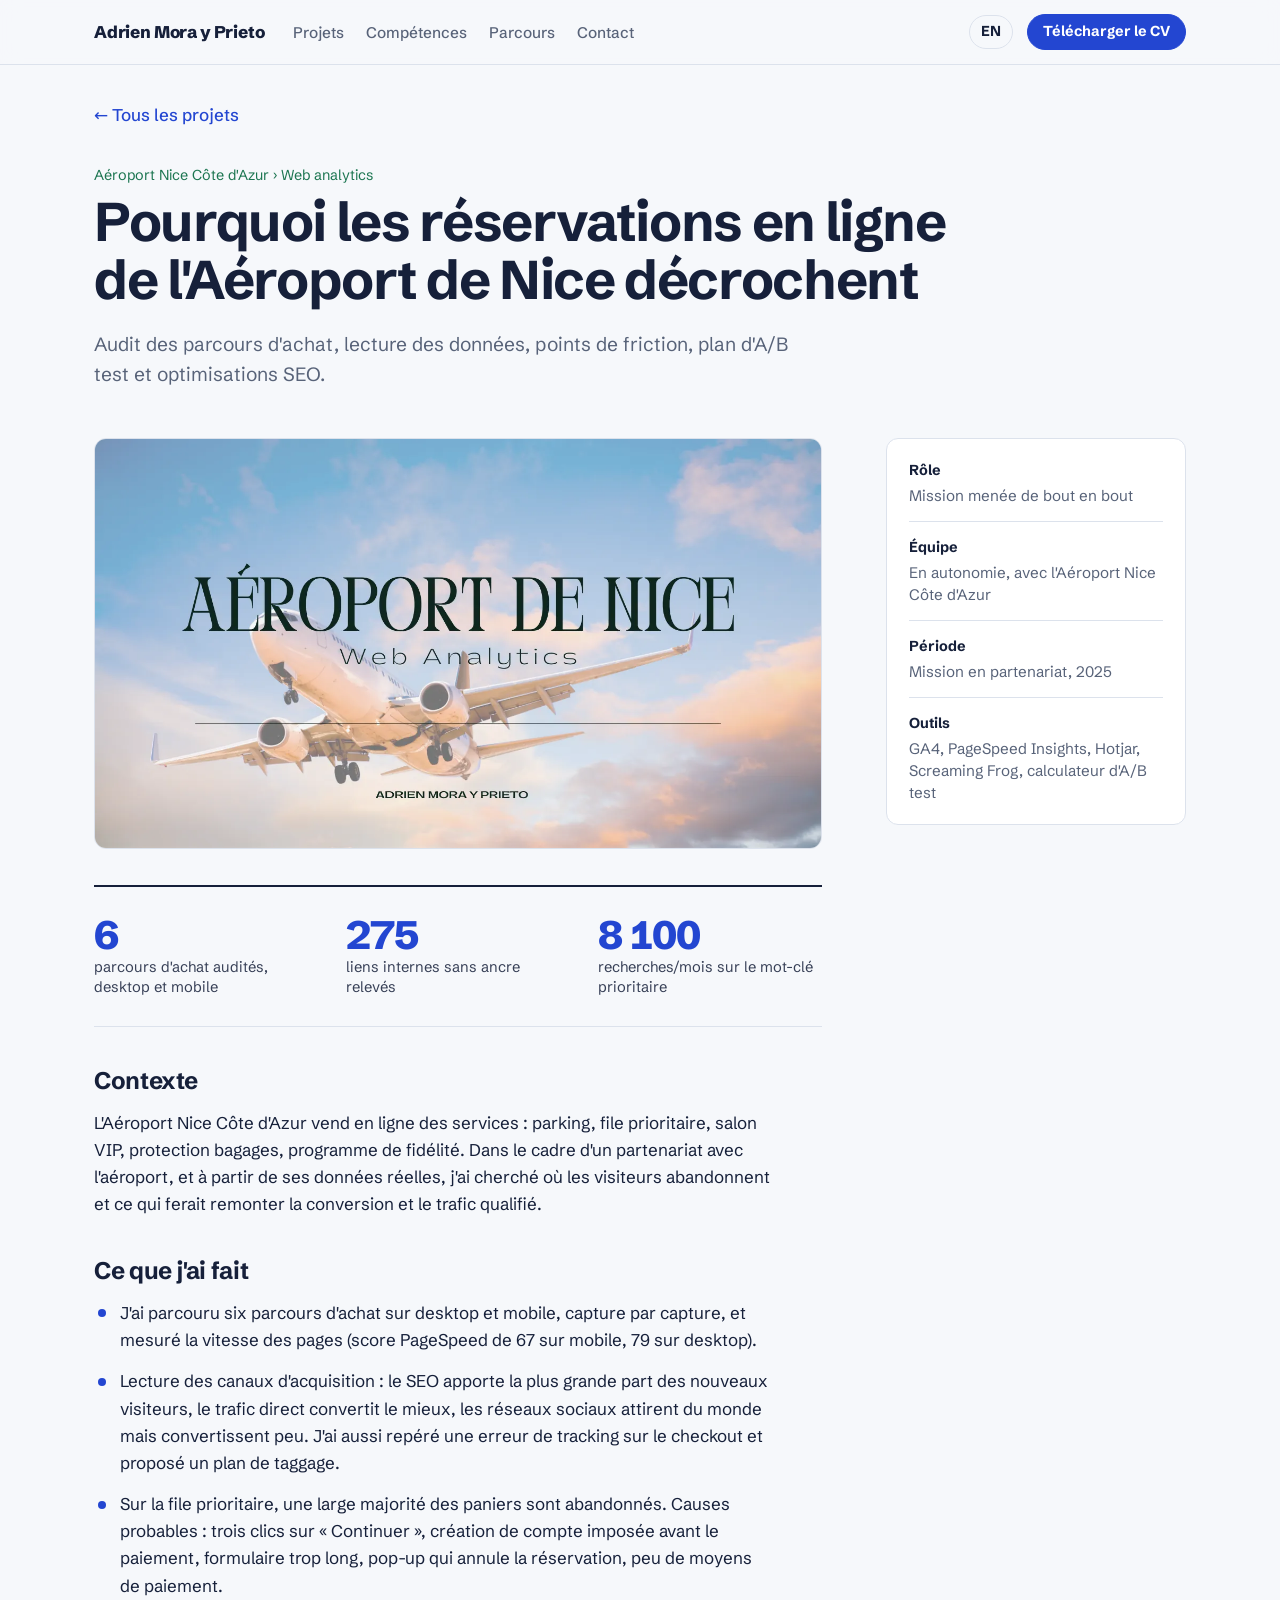
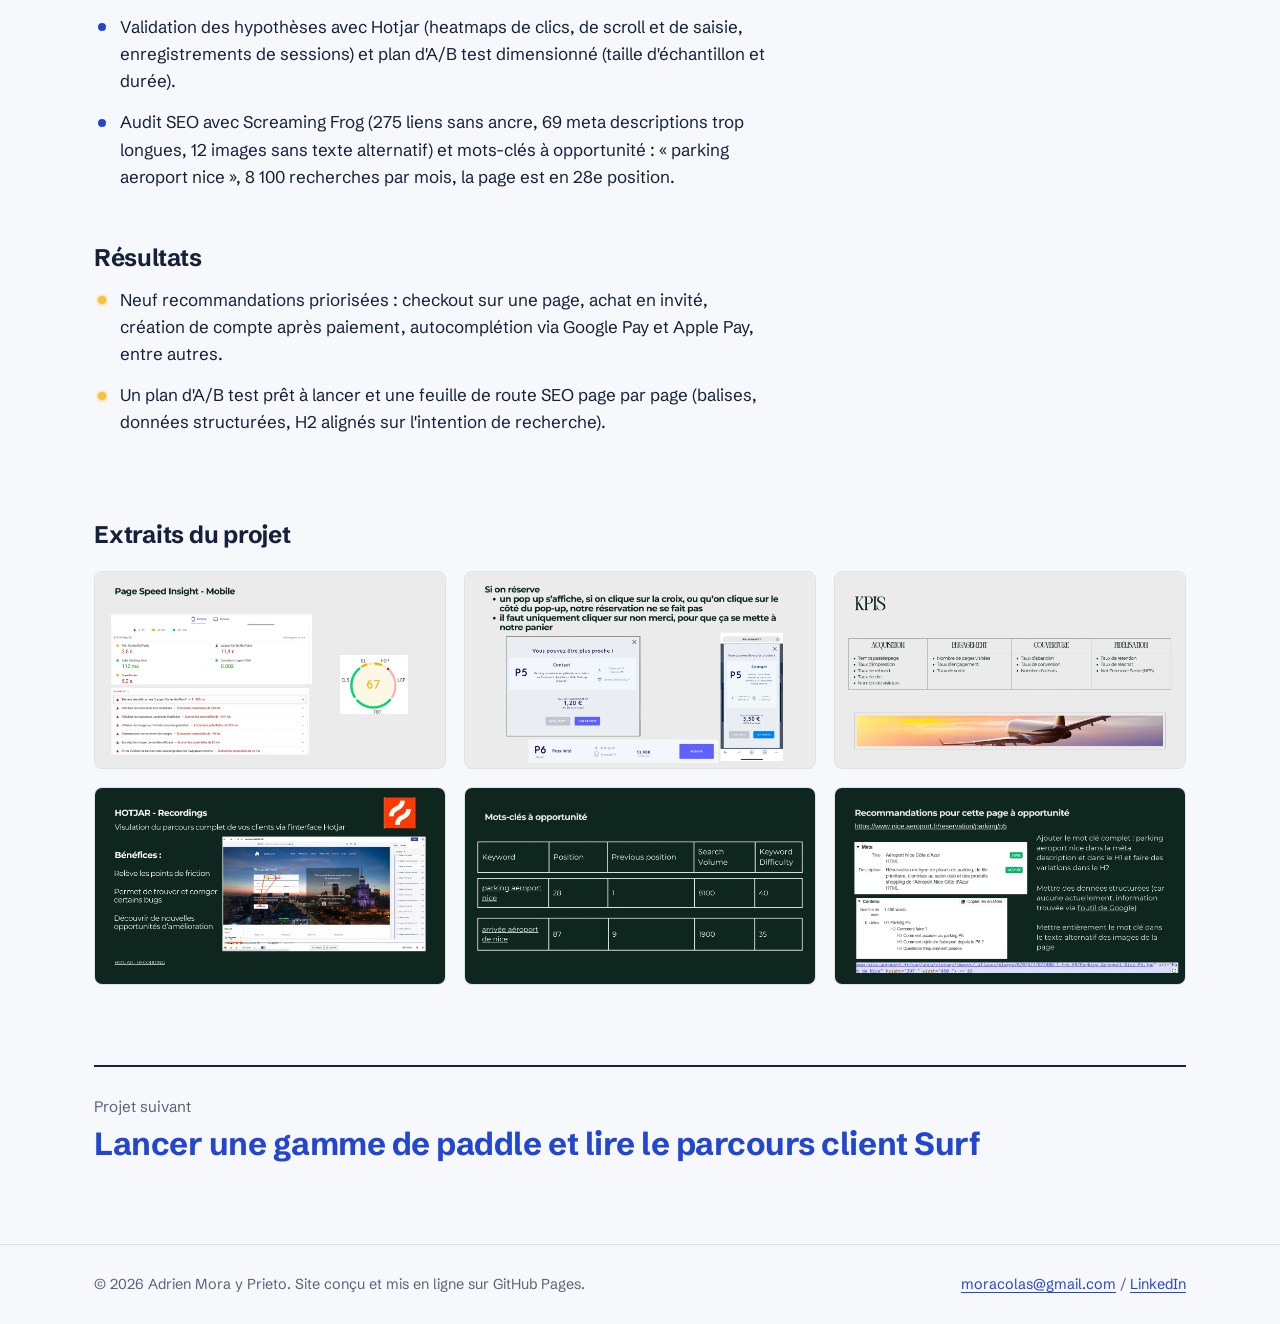
<file: projets/aeroport-nice.html>
<!doctype html>
<html lang="fr">
<head>
<meta charset="utf-8">
<meta name="viewport" content="width=device-width, initial-scale=1">
<title>Pourquoi les réservations en ligne de l&#x27;Aéroport de Nice décrochent · Adrien Mora y Prieto</title>
<meta name="description" content="Audit des parcours d&#x27;achat, lecture des données, points de friction, plan d&#x27;A/B test et optimisations SEO.">
<link rel="canonical" href="https://adrienmora.fr/projets/aeroport-nice.html">
<link rel="alternate" hreflang="fr" href="https://adrienmora.fr/projets/aeroport-nice.html">
<link rel="alternate" hreflang="en" href="https://adrienmora.fr/en/projects/aeroport-nice.html">
<link rel="alternate" hreflang="x-default" href="https://adrienmora.fr/projets/aeroport-nice.html">
<meta property="og:type" content="website">
<meta property="og:title" content="Pourquoi les réservations en ligne de l&#x27;Aéroport de Nice décrochent · Adrien Mora y Prieto">
<meta property="og:description" content="Audit des parcours d&#x27;achat, lecture des données, points de friction, plan d&#x27;A/B test et optimisations SEO.">
<meta property="og:url" content="https://adrienmora.fr/projets/aeroport-nice.html">
<meta property="og:image" content="https://adrienmora.fr/assets/img/nice-1.webp">
<meta property="og:locale" content="fr_FR">
<meta name="twitter:card" content="summary_large_image">
<meta name="theme-color" content="#F6F8FB" media="(prefers-color-scheme: light)">
<meta name="theme-color" content="#0E1424" media="(prefers-color-scheme: dark)">
<link rel="icon" href="../assets/img/favicon.svg" type="image/svg+xml">
<link rel="preload" href="../assets/fonts/schibsted-grotesk-latin-wght-normal.woff2" as="font" type="font/woff2" crossorigin>
<link rel="stylesheet" href="../assets/css/style.css">
<script src="../assets/js/main.js" defer></script>
</head>
<body><a class="skip" href="#main">Aller au contenu</a>
<header class="site-head">
  <div class="wrap head-row">
    <a class="brand" href="../index.html">Adrien Mora y Prieto</a>
    <nav aria-label="Navigation principale"><ul class="nav"><li><a href="../index.html#projets">Projets</a></li><li><a href="../index.html#competences">Compétences</a></li><li><a href="../index.html#parcours">Parcours</a></li><li><a href="../index.html#contact">Contact</a></li></ul></nav>
    <div class="head-actions">
      <a class="lang" href="../en/projects/aeroport-nice.html" hreflang="en" lang="en" title="English">EN</a>
      <a class="btn btn-small" href="../assets/cv/Adrien-Mora-y-Prieto-CV.pdf" download>Télécharger le CV</a>
    </div>
  </div>
</header>
<main id="main" class="proj">
  <div class="wrap">
    <p class="back"><a href="../index.html#projets">← Tous les projets</a></p>
    <header class="proj-head">
      <p class="crumb">Aéroport Nice Côte d&#x27;Azur › Web analytics</p>
      <h1>Pourquoi les réservations en ligne de l&#x27;Aéroport de Nice décrochent</h1>
      <p class="lede">Audit des parcours d&#x27;achat, lecture des données, points de friction, plan d&#x27;A/B test et optimisations SEO.</p>
    </header>
    <div class="proj-grid">
      <div class="proj-main">
        <figure class="proj-cover"><img src="../assets/img/nice-1.webp" alt="" width="1368" height="770"></figure>
        <ul class="stats"><li><span class="stat-n">6</span><span class="stat-l">parcours d&#x27;achat audités, desktop et mobile</span></li><li><span class="stat-n">275</span><span class="stat-l">liens internes sans ancre relevés</span></li><li><span class="stat-n">8 100</span><span class="stat-l">recherches/mois sur le mot-clé prioritaire</span></li></ul>
        <h2>Contexte</h2><p>L&#x27;Aéroport Nice Côte d&#x27;Azur vend en ligne des services : parking, file prioritaire, salon VIP, protection bagages, programme de fidélité. Dans le cadre d&#x27;un partenariat avec l&#x27;aéroport, et à partir de ses données réelles, j&#x27;ai cherché où les visiteurs abandonnent et ce qui ferait remonter la conversion et le trafic qualifié.</p>
        <h2>Ce que j'ai fait</h2><ul class="did"><li>J&#x27;ai parcouru six parcours d&#x27;achat sur desktop et mobile, capture par capture, et mesuré la vitesse des pages (score PageSpeed de 67 sur mobile, 79 sur desktop).</li><li>Lecture des canaux d&#x27;acquisition : le SEO apporte la plus grande part des nouveaux visiteurs, le trafic direct convertit le mieux, les réseaux sociaux attirent du monde mais convertissent peu. J&#x27;ai aussi repéré une erreur de tracking sur le checkout et proposé un plan de taggage.</li><li>Sur la file prioritaire, une large majorité des paniers sont abandonnés. Causes probables : trois clics sur « Continuer », création de compte imposée avant le paiement, formulaire trop long, pop-up qui annule la réservation, peu de moyens de paiement.</li><li>Validation des hypothèses avec Hotjar (heatmaps de clics, de scroll et de saisie, enregistrements de sessions) et plan d&#x27;A/B test dimensionné (taille d&#x27;échantillon et durée).</li><li>Audit SEO avec Screaming Frog (275 liens sans ancre, 69 meta descriptions trop longues, 12 images sans texte alternatif) et mots-clés à opportunité : « parking aeroport nice », 8 100 recherches par mois, la page est en 28e position.</li></ul>
        <h2>Résultats</h2><ul class="did res"><li>Neuf recommandations priorisées : checkout sur une page, achat en invité, création de compte après paiement, autocomplétion via Google Pay et Apple Pay, entre autres.</li><li>Un plan d&#x27;A/B test prêt à lancer et une feuille de route SEO page par page (balises, données structurées, H2 alignés sur l&#x27;intention de recherche).</li></ul>
      </div>
      <aside class="proj-facts"><dl><div><dt>Rôle</dt><dd>Mission menée de bout en bout</dd></div><div><dt>Équipe</dt><dd>En autonomie, avec l&#x27;Aéroport Nice Côte d&#x27;Azur</dd></div><div><dt>Période</dt><dd>Mission en partenariat, 2025</dd></div><div><dt>Outils</dt><dd>GA4, PageSpeed Insights, Hotjar, Screaming Frog, calculateur d&#x27;A/B test</dd></div></dl></aside>
    </div>
    <section class="gallery-wrap" aria-labelledby="h-gal"><h2 id="h-gal">Extraits du projet</h2><ul class="gallery"><li><button class="shot" type="button" data-full="../assets/img/nice-2.webp" aria-label="Agrandir l'image"><img src="../assets/img/nice-2.webp" alt="" loading="lazy" width="1368" height="770"></button></li><li><button class="shot" type="button" data-full="../assets/img/nice-3.webp" aria-label="Agrandir l'image"><img src="../assets/img/nice-3.webp" alt="" loading="lazy" width="1368" height="770"></button></li><li><button class="shot" type="button" data-full="../assets/img/nice-4.webp" aria-label="Agrandir l'image"><img src="../assets/img/nice-4.webp" alt="" loading="lazy" width="1368" height="770"></button></li><li><button class="shot" type="button" data-full="../assets/img/nice-5.webp" aria-label="Agrandir l'image"><img src="../assets/img/nice-5.webp" alt="" loading="lazy" width="1368" height="770"></button></li><li><button class="shot" type="button" data-full="../assets/img/nice-7.webp" aria-label="Agrandir l'image"><img src="../assets/img/nice-7.webp" alt="" loading="lazy" width="1368" height="770"></button></li><li><button class="shot" type="button" data-full="../assets/img/nice-8.webp" aria-label="Agrandir l'image"><img src="../assets/img/nice-8.webp" alt="" loading="lazy" width="1368" height="770"></button></li></ul></section>
    <nav class="next" aria-label="Projet suivant">
      <p>Projet suivant</p>
      <a href="../projets/decathlon.html">Lancer une gamme de paddle et lire le parcours client Surf</a>
    </nav>
  </div>
</main>
<footer class="site-foot">
  <div class="wrap foot-row">
    <p>© 2026 Adrien Mora y Prieto. Site conçu et mis en ligne sur GitHub Pages.</p>
    <p><a href="mailto:moracolas@gmail.com">moracolas@gmail.com</a> <span aria-hidden="true">/</span> <a href="https://www.linkedin.com/in/adrien-mora-y-prieto/" rel="me noopener" target="_blank">LinkedIn</a></p>
  </div>
</footer>
<dialog class="lightbox" aria-label="Agrandir l'image">
  <button class="lb-close" type="button" aria-label="Fermer">×</button>
  <img alt="">
</dialog>
</body>
</html>
</file>
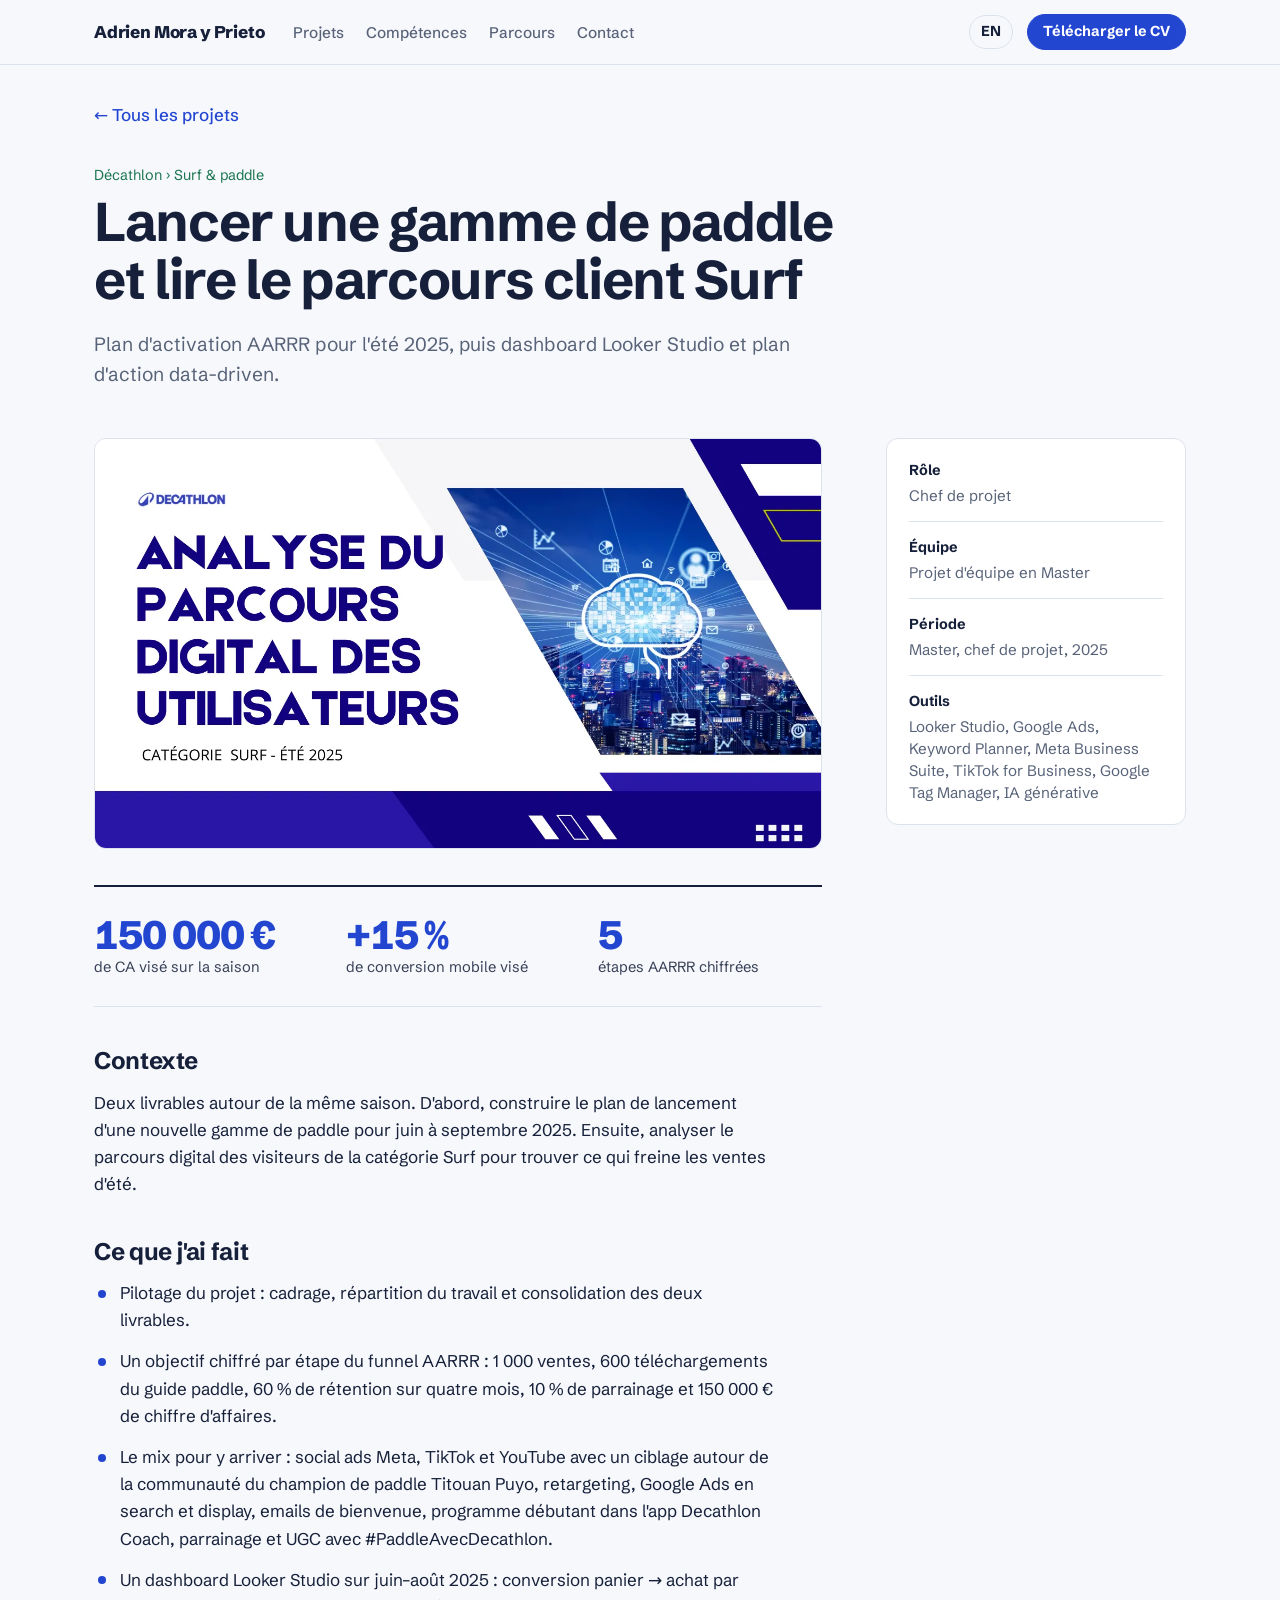
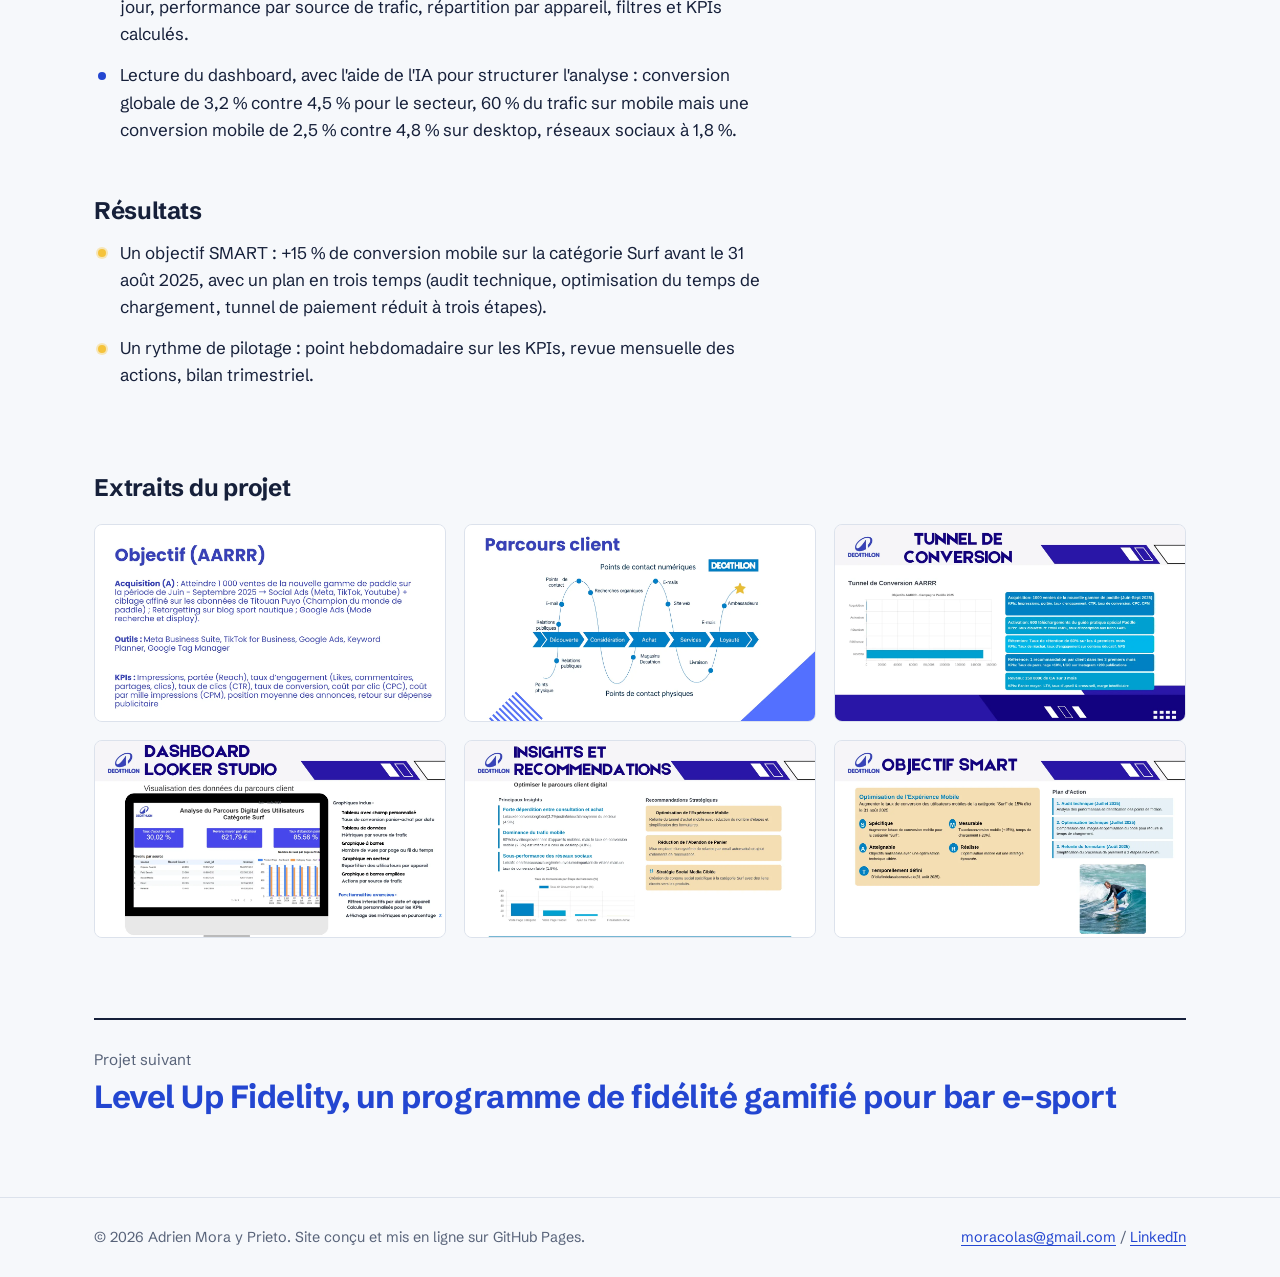
<file: projets/decathlon.html>
<!doctype html>
<html lang="fr">
<head>
<meta charset="utf-8">
<meta name="viewport" content="width=device-width, initial-scale=1">
<title>Lancer une gamme de paddle et lire le parcours client Surf · Adrien Mora y Prieto</title>
<meta name="description" content="Plan d&#x27;activation AARRR pour l&#x27;été 2025, puis dashboard Looker Studio et plan d&#x27;action data-driven.">
<link rel="canonical" href="https://adrienmora.fr/projets/decathlon.html">
<link rel="alternate" hreflang="fr" href="https://adrienmora.fr/projets/decathlon.html">
<link rel="alternate" hreflang="en" href="https://adrienmora.fr/en/projects/decathlon.html">
<link rel="alternate" hreflang="x-default" href="https://adrienmora.fr/projets/decathlon.html">
<meta property="og:type" content="website">
<meta property="og:title" content="Lancer une gamme de paddle et lire le parcours client Surf · Adrien Mora y Prieto">
<meta property="og:description" content="Plan d&#x27;activation AARRR pour l&#x27;été 2025, puis dashboard Looker Studio et plan d&#x27;action data-driven.">
<meta property="og:url" content="https://adrienmora.fr/projets/decathlon.html">
<meta property="og:image" content="https://adrienmora.fr/assets/img/decathlon-1.webp">
<meta property="og:locale" content="fr_FR">
<meta name="twitter:card" content="summary_large_image">
<meta name="theme-color" content="#F6F8FB" media="(prefers-color-scheme: light)">
<meta name="theme-color" content="#0E1424" media="(prefers-color-scheme: dark)">
<link rel="icon" href="../assets/img/favicon.svg" type="image/svg+xml">
<link rel="preload" href="../assets/fonts/schibsted-grotesk-latin-wght-normal.woff2" as="font" type="font/woff2" crossorigin>
<link rel="stylesheet" href="../assets/css/style.css">
<script src="../assets/js/main.js" defer></script>
</head>
<body><a class="skip" href="#main">Aller au contenu</a>
<header class="site-head">
  <div class="wrap head-row">
    <a class="brand" href="../index.html">Adrien Mora y Prieto</a>
    <nav aria-label="Navigation principale"><ul class="nav"><li><a href="../index.html#projets">Projets</a></li><li><a href="../index.html#competences">Compétences</a></li><li><a href="../index.html#parcours">Parcours</a></li><li><a href="../index.html#contact">Contact</a></li></ul></nav>
    <div class="head-actions">
      <a class="lang" href="../en/projects/decathlon.html" hreflang="en" lang="en" title="English">EN</a>
      <a class="btn btn-small" href="../assets/cv/Adrien-Mora-y-Prieto-CV.pdf" download>Télécharger le CV</a>
    </div>
  </div>
</header>
<main id="main" class="proj">
  <div class="wrap">
    <p class="back"><a href="../index.html#projets">← Tous les projets</a></p>
    <header class="proj-head">
      <p class="crumb">Décathlon › Surf &amp; paddle</p>
      <h1>Lancer une gamme de paddle et lire le parcours client Surf</h1>
      <p class="lede">Plan d&#x27;activation AARRR pour l&#x27;été 2025, puis dashboard Looker Studio et plan d&#x27;action data-driven.</p>
    </header>
    <div class="proj-grid">
      <div class="proj-main">
        <figure class="proj-cover"><img src="../assets/img/decathlon-1.webp" alt="" width="1368" height="770"></figure>
        <ul class="stats"><li><span class="stat-n">150 000 €</span><span class="stat-l">de CA visé sur la saison</span></li><li><span class="stat-n">+15 %</span><span class="stat-l">de conversion mobile visé</span></li><li><span class="stat-n">5</span><span class="stat-l">étapes AARRR chiffrées</span></li></ul>
        <h2>Contexte</h2><p>Deux livrables autour de la même saison. D&#x27;abord, construire le plan de lancement d&#x27;une nouvelle gamme de paddle pour juin à septembre 2025. Ensuite, analyser le parcours digital des visiteurs de la catégorie Surf pour trouver ce qui freine les ventes d&#x27;été.</p>
        <h2>Ce que j'ai fait</h2><ul class="did"><li>Pilotage du projet : cadrage, répartition du travail et consolidation des deux livrables.</li><li>Un objectif chiffré par étape du funnel AARRR : 1 000 ventes, 600 téléchargements du guide paddle, 60 % de rétention sur quatre mois, 10 % de parrainage et 150 000 € de chiffre d&#x27;affaires.</li><li>Le mix pour y arriver : social ads Meta, TikTok et YouTube avec un ciblage autour de la communauté du champion de paddle Titouan Puyo, retargeting, Google Ads en search et display, emails de bienvenue, programme débutant dans l&#x27;app Decathlon Coach, parrainage et UGC avec #PaddleAvecDecathlon.</li><li>Un dashboard Looker Studio sur juin–août 2025 : conversion panier → achat par jour, performance par source de trafic, répartition par appareil, filtres et KPIs calculés.</li><li>Lecture du dashboard, avec l&#x27;aide de l&#x27;IA pour structurer l&#x27;analyse : conversion globale de 3,2 % contre 4,5 % pour le secteur, 60 % du trafic sur mobile mais une conversion mobile de 2,5 % contre 4,8 % sur desktop, réseaux sociaux à 1,8 %.</li></ul>
        <h2>Résultats</h2><ul class="did res"><li>Un objectif SMART : +15 % de conversion mobile sur la catégorie Surf avant le 31 août 2025, avec un plan en trois temps (audit technique, optimisation du temps de chargement, tunnel de paiement réduit à trois étapes).</li><li>Un rythme de pilotage : point hebdomadaire sur les KPIs, revue mensuelle des actions, bilan trimestriel.</li></ul>
      </div>
      <aside class="proj-facts"><dl><div><dt>Rôle</dt><dd>Chef de projet</dd></div><div><dt>Équipe</dt><dd>Projet d&#x27;équipe en Master</dd></div><div><dt>Période</dt><dd>Master, chef de projet, 2025</dd></div><div><dt>Outils</dt><dd>Looker Studio, Google Ads, Keyword Planner, Meta Business Suite, TikTok for Business, Google Tag Manager, IA générative</dd></div></dl></aside>
    </div>
    <section class="gallery-wrap" aria-labelledby="h-gal"><h2 id="h-gal">Extraits du projet</h2><ul class="gallery"><li><button class="shot" type="button" data-full="../assets/img/decathlon-2.webp" aria-label="Agrandir l'image"><img src="../assets/img/decathlon-2.webp" alt="" loading="lazy" width="1368" height="770"></button></li><li><button class="shot" type="button" data-full="../assets/img/decathlon-3.webp" aria-label="Agrandir l'image"><img src="../assets/img/decathlon-3.webp" alt="" loading="lazy" width="1368" height="770"></button></li><li><button class="shot" type="button" data-full="../assets/img/decathlon-4.webp" aria-label="Agrandir l'image"><img src="../assets/img/decathlon-4.webp" alt="" loading="lazy" width="1368" height="770"></button></li><li><button class="shot" type="button" data-full="../assets/img/decathlon-5.webp" aria-label="Agrandir l'image"><img src="../assets/img/decathlon-5.webp" alt="" loading="lazy" width="1368" height="770"></button></li><li><button class="shot" type="button" data-full="../assets/img/decathlon-6.webp" aria-label="Agrandir l'image"><img src="../assets/img/decathlon-6.webp" alt="" loading="lazy" width="1368" height="770"></button></li><li><button class="shot" type="button" data-full="../assets/img/decathlon-7.webp" aria-label="Agrandir l'image"><img src="../assets/img/decathlon-7.webp" alt="" loading="lazy" width="1368" height="770"></button></li></ul></section>
    <nav class="next" aria-label="Projet suivant">
      <p>Projet suivant</p>
      <a href="../projets/level-up-fidelity.html">Level Up Fidelity, un programme de fidélité gamifié pour bar e-sport</a>
    </nav>
  </div>
</main>
<footer class="site-foot">
  <div class="wrap foot-row">
    <p>© 2026 Adrien Mora y Prieto. Site conçu et mis en ligne sur GitHub Pages.</p>
    <p><a href="mailto:moracolas@gmail.com">moracolas@gmail.com</a> <span aria-hidden="true">/</span> <a href="https://www.linkedin.com/in/adrien-mora-y-prieto/" rel="me noopener" target="_blank">LinkedIn</a></p>
  </div>
</footer>
<dialog class="lightbox" aria-label="Agrandir l'image">
  <button class="lb-close" type="button" aria-label="Fermer">×</button>
  <img alt="">
</dialog>
</body>
</html>
</file>
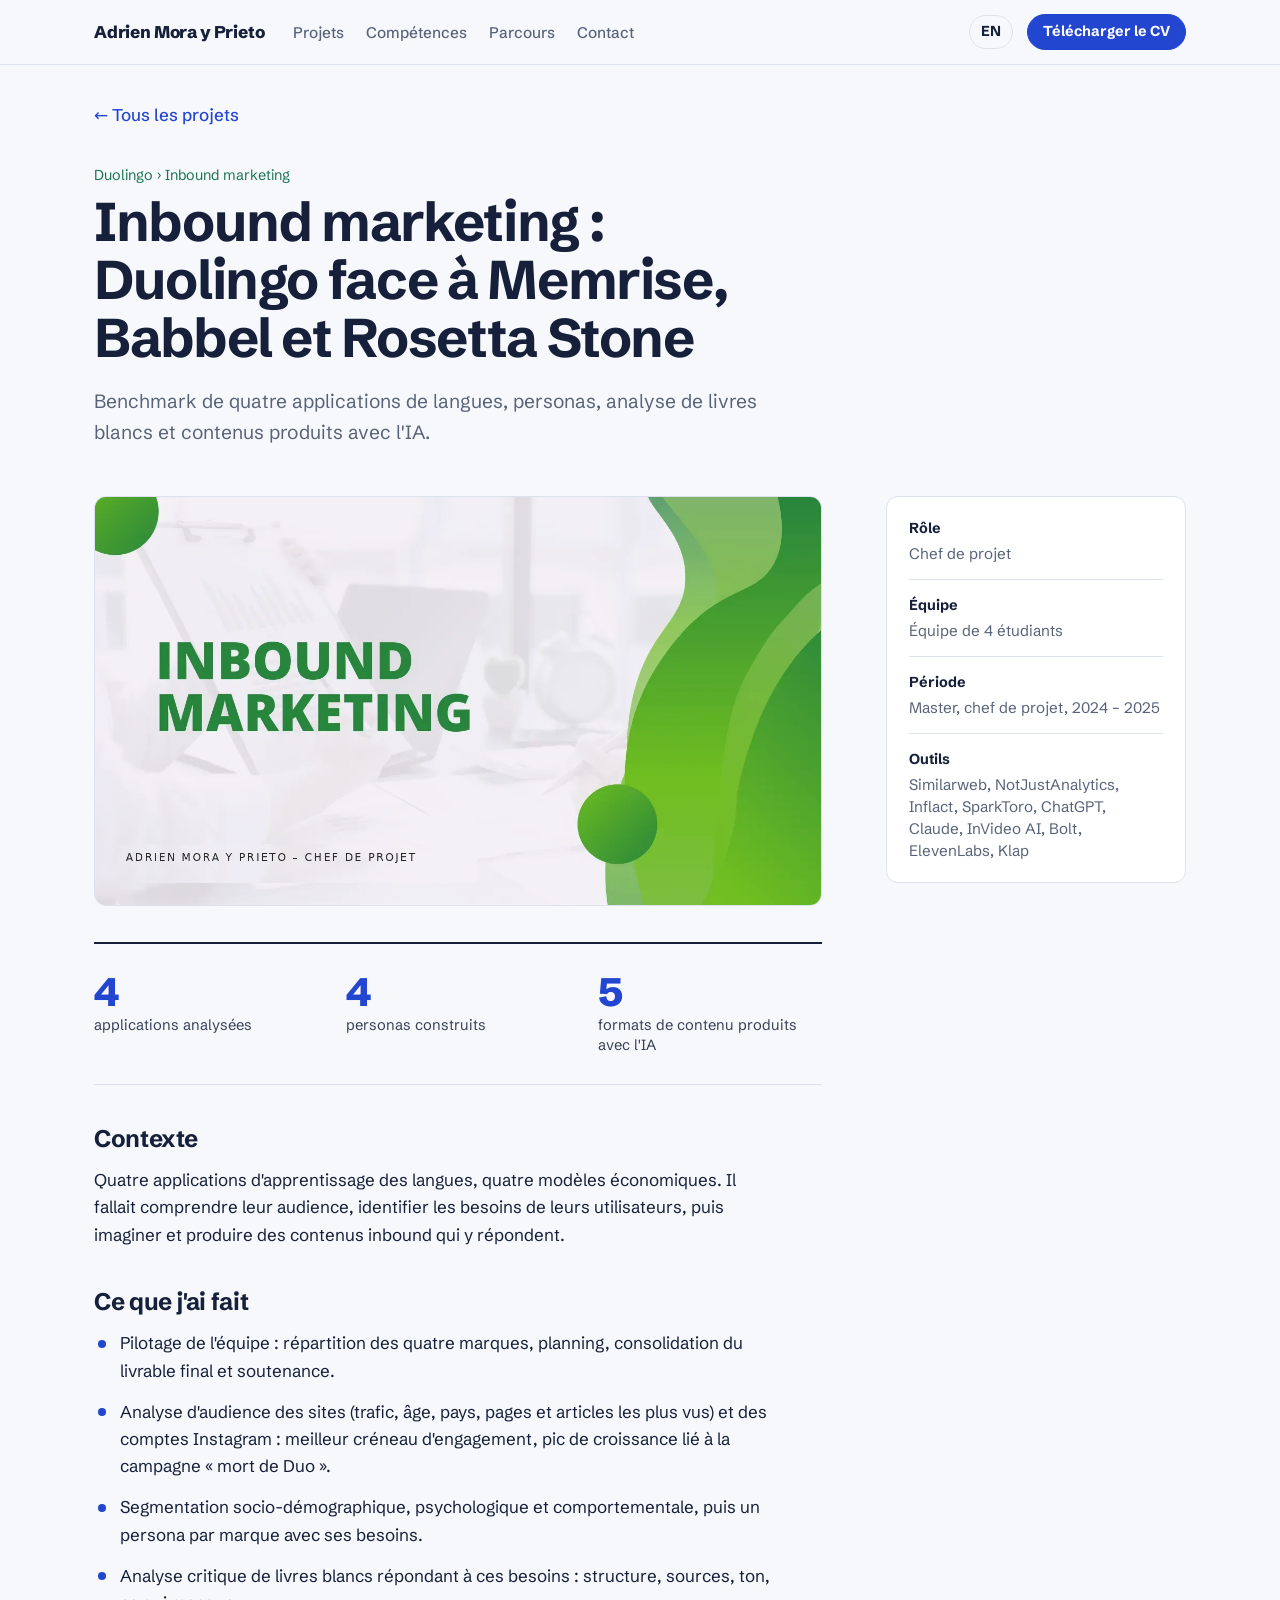
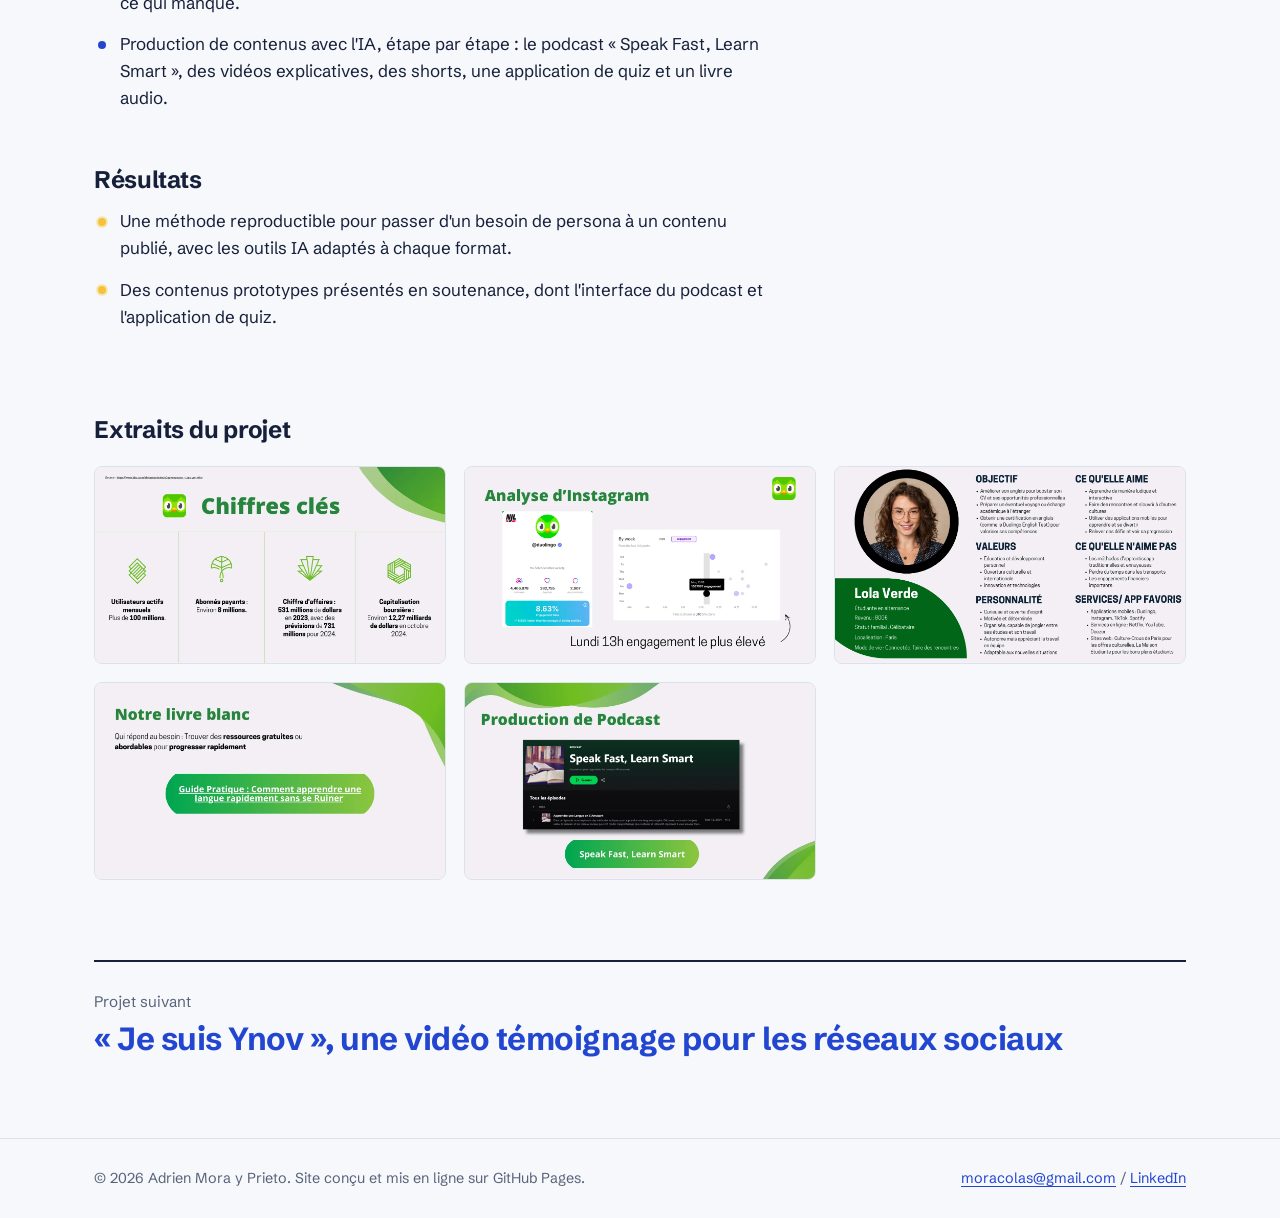
<file: projets/duolingo.html>
<!doctype html>
<html lang="fr">
<head>
<meta charset="utf-8">
<meta name="viewport" content="width=device-width, initial-scale=1">
<title>Inbound marketing : Duolingo face à Memrise, Babbel et Rosetta Stone · Adrien Mora y Prieto</title>
<meta name="description" content="Benchmark de quatre applications de langues, personas, analyse de livres blancs et contenus produits avec l&#x27;IA.">
<link rel="canonical" href="https://adrienmora.fr/projets/duolingo.html">
<link rel="alternate" hreflang="fr" href="https://adrienmora.fr/projets/duolingo.html">
<link rel="alternate" hreflang="en" href="https://adrienmora.fr/en/projects/duolingo.html">
<link rel="alternate" hreflang="x-default" href="https://adrienmora.fr/projets/duolingo.html">
<meta property="og:type" content="website">
<meta property="og:title" content="Inbound marketing : Duolingo face à Memrise, Babbel et Rosetta Stone · Adrien Mora y Prieto">
<meta property="og:description" content="Benchmark de quatre applications de langues, personas, analyse de livres blancs et contenus produits avec l&#x27;IA.">
<meta property="og:url" content="https://adrienmora.fr/projets/duolingo.html">
<meta property="og:image" content="https://adrienmora.fr/assets/img/duolingo-1.webp">
<meta property="og:locale" content="fr_FR">
<meta name="twitter:card" content="summary_large_image">
<meta name="theme-color" content="#F6F8FB" media="(prefers-color-scheme: light)">
<meta name="theme-color" content="#0E1424" media="(prefers-color-scheme: dark)">
<link rel="icon" href="../assets/img/favicon.svg" type="image/svg+xml">
<link rel="preload" href="../assets/fonts/schibsted-grotesk-latin-wght-normal.woff2" as="font" type="font/woff2" crossorigin>
<link rel="stylesheet" href="../assets/css/style.css">
<script src="../assets/js/main.js" defer></script>
</head>
<body><a class="skip" href="#main">Aller au contenu</a>
<header class="site-head">
  <div class="wrap head-row">
    <a class="brand" href="../index.html">Adrien Mora y Prieto</a>
    <nav aria-label="Navigation principale"><ul class="nav"><li><a href="../index.html#projets">Projets</a></li><li><a href="../index.html#competences">Compétences</a></li><li><a href="../index.html#parcours">Parcours</a></li><li><a href="../index.html#contact">Contact</a></li></ul></nav>
    <div class="head-actions">
      <a class="lang" href="../en/projects/duolingo.html" hreflang="en" lang="en" title="English">EN</a>
      <a class="btn btn-small" href="../assets/cv/Adrien-Mora-y-Prieto-CV.pdf" download>Télécharger le CV</a>
    </div>
  </div>
</header>
<main id="main" class="proj">
  <div class="wrap">
    <p class="back"><a href="../index.html#projets">← Tous les projets</a></p>
    <header class="proj-head">
      <p class="crumb">Duolingo › Inbound marketing</p>
      <h1>Inbound marketing : Duolingo face à Memrise, Babbel et Rosetta Stone</h1>
      <p class="lede">Benchmark de quatre applications de langues, personas, analyse de livres blancs et contenus produits avec l&#x27;IA.</p>
    </header>
    <div class="proj-grid">
      <div class="proj-main">
        <figure class="proj-cover"><img src="../assets/img/duolingo-1.webp" alt="" width="1368" height="770"></figure>
        <ul class="stats"><li><span class="stat-n">4</span><span class="stat-l">applications analysées</span></li><li><span class="stat-n">4</span><span class="stat-l">personas construits</span></li><li><span class="stat-n">5</span><span class="stat-l">formats de contenu produits avec l&#x27;IA</span></li></ul>
        <h2>Contexte</h2><p>Quatre applications d&#x27;apprentissage des langues, quatre modèles économiques. Il fallait comprendre leur audience, identifier les besoins de leurs utilisateurs, puis imaginer et produire des contenus inbound qui y répondent.</p>
        <h2>Ce que j'ai fait</h2><ul class="did"><li>Pilotage de l&#x27;équipe : répartition des quatre marques, planning, consolidation du livrable final et soutenance.</li><li>Analyse d&#x27;audience des sites (trafic, âge, pays, pages et articles les plus vus) et des comptes Instagram : meilleur créneau d&#x27;engagement, pic de croissance lié à la campagne « mort de Duo ».</li><li>Segmentation socio-démographique, psychologique et comportementale, puis un persona par marque avec ses besoins.</li><li>Analyse critique de livres blancs répondant à ces besoins : structure, sources, ton, ce qui manque.</li><li>Production de contenus avec l&#x27;IA, étape par étape : le podcast « Speak Fast, Learn Smart », des vidéos explicatives, des shorts, une application de quiz et un livre audio.</li></ul>
        <h2>Résultats</h2><ul class="did res"><li>Une méthode reproductible pour passer d&#x27;un besoin de persona à un contenu publié, avec les outils IA adaptés à chaque format.</li><li>Des contenus prototypes présentés en soutenance, dont l&#x27;interface du podcast et l&#x27;application de quiz.</li></ul>
      </div>
      <aside class="proj-facts"><dl><div><dt>Rôle</dt><dd>Chef de projet</dd></div><div><dt>Équipe</dt><dd>Équipe de 4 étudiants</dd></div><div><dt>Période</dt><dd>Master, chef de projet, 2024 – 2025</dd></div><div><dt>Outils</dt><dd>Similarweb, NotJustAnalytics, Inflact, SparkToro, ChatGPT, Claude, InVideo AI, Bolt, ElevenLabs, Klap</dd></div></dl></aside>
    </div>
    <section class="gallery-wrap" aria-labelledby="h-gal"><h2 id="h-gal">Extraits du projet</h2><ul class="gallery"><li><button class="shot" type="button" data-full="../assets/img/duolingo-2.webp" aria-label="Agrandir l'image"><img src="../assets/img/duolingo-2.webp" alt="" loading="lazy" width="1368" height="770"></button></li><li><button class="shot" type="button" data-full="../assets/img/duolingo-3.webp" aria-label="Agrandir l'image"><img src="../assets/img/duolingo-3.webp" alt="" loading="lazy" width="1368" height="770"></button></li><li><button class="shot" type="button" data-full="../assets/img/duolingo-4.webp" aria-label="Agrandir l'image"><img src="../assets/img/duolingo-4.webp" alt="" loading="lazy" width="1368" height="770"></button></li><li><button class="shot" type="button" data-full="../assets/img/duolingo-5.webp" aria-label="Agrandir l'image"><img src="../assets/img/duolingo-5.webp" alt="" loading="lazy" width="1368" height="770"></button></li><li><button class="shot" type="button" data-full="../assets/img/duolingo-6.webp" aria-label="Agrandir l'image"><img src="../assets/img/duolingo-6.webp" alt="" loading="lazy" width="1368" height="770"></button></li></ul></section>
    <nav class="next" aria-label="Projet suivant">
      <p>Projet suivant</p>
      <a href="../projets/je-suis-ynov.html">« Je suis Ynov », une vidéo témoignage pour les réseaux sociaux</a>
    </nav>
  </div>
</main>
<footer class="site-foot">
  <div class="wrap foot-row">
    <p>© 2026 Adrien Mora y Prieto. Site conçu et mis en ligne sur GitHub Pages.</p>
    <p><a href="mailto:moracolas@gmail.com">moracolas@gmail.com</a> <span aria-hidden="true">/</span> <a href="https://www.linkedin.com/in/adrien-mora-y-prieto/" rel="me noopener" target="_blank">LinkedIn</a></p>
  </div>
</footer>
<dialog class="lightbox" aria-label="Agrandir l'image">
  <button class="lb-close" type="button" aria-label="Fermer">×</button>
  <img alt="">
</dialog>
</body>
</html>
</file>
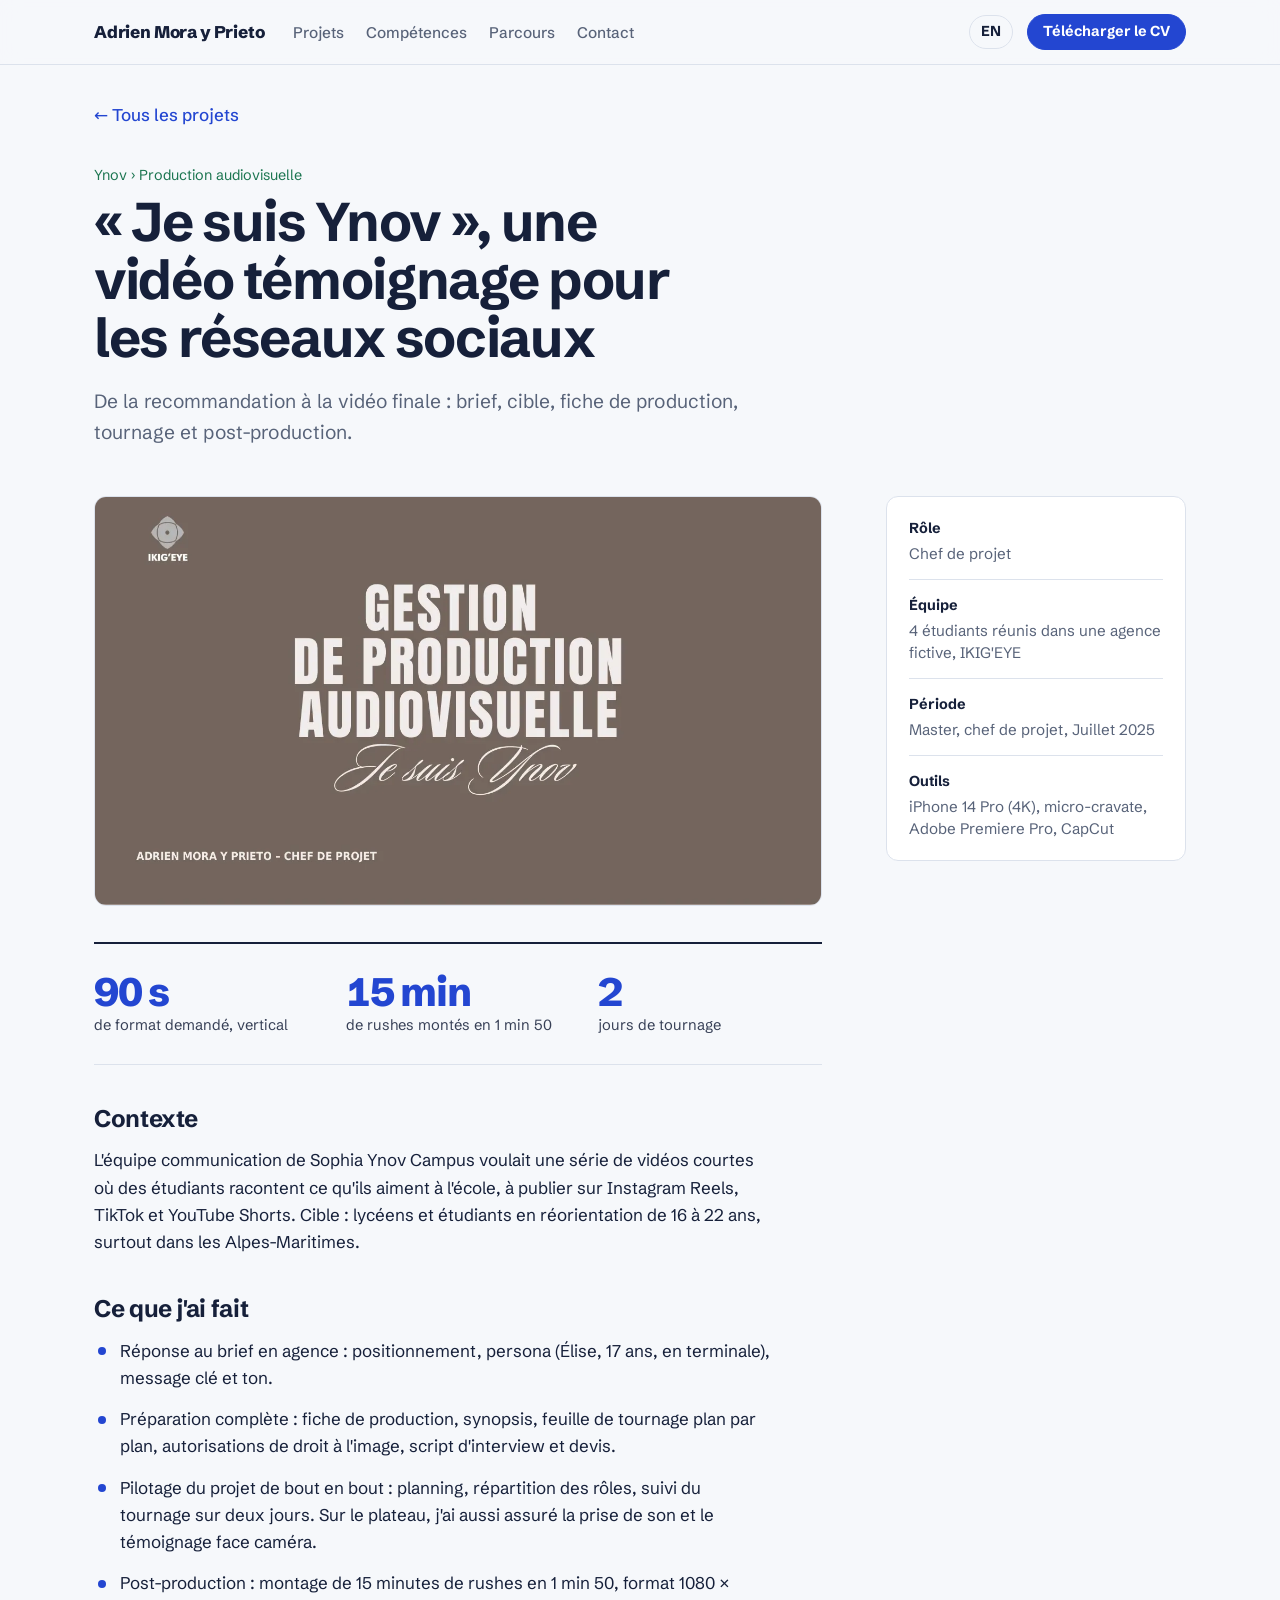
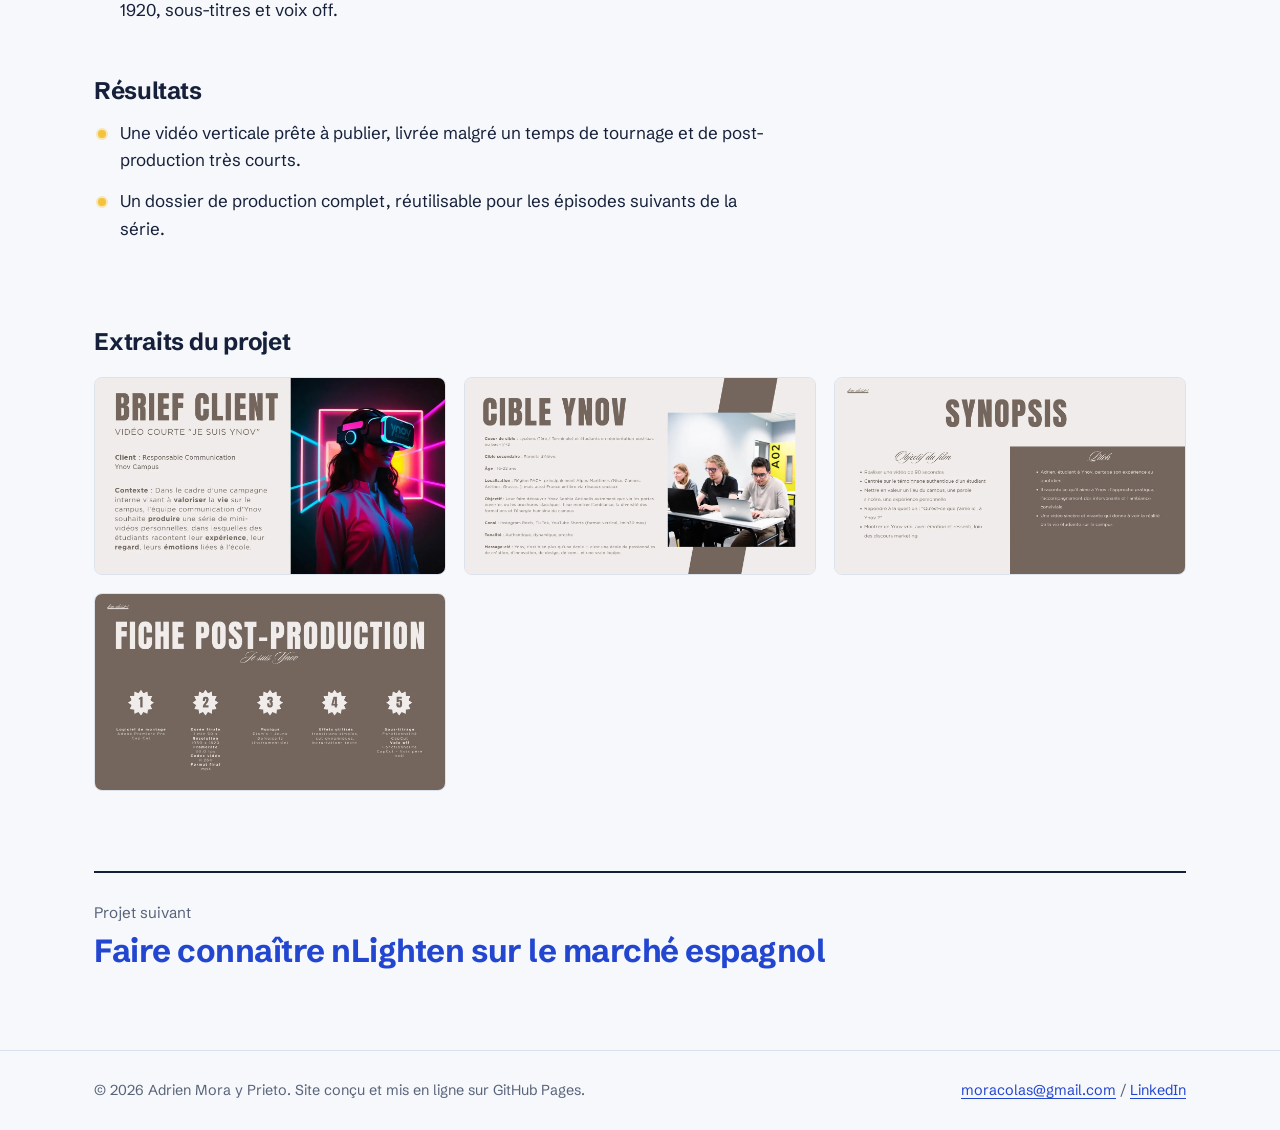
<file: projets/je-suis-ynov.html>
<!doctype html>
<html lang="fr">
<head>
<meta charset="utf-8">
<meta name="viewport" content="width=device-width, initial-scale=1">
<title>« Je suis Ynov », une vidéo témoignage pour les réseaux sociaux · Adrien Mora y Prieto</title>
<meta name="description" content="De la recommandation à la vidéo finale : brief, cible, fiche de production, tournage et post-production.">
<link rel="canonical" href="https://adrienmora.fr/projets/je-suis-ynov.html">
<link rel="alternate" hreflang="fr" href="https://adrienmora.fr/projets/je-suis-ynov.html">
<link rel="alternate" hreflang="en" href="https://adrienmora.fr/en/projects/je-suis-ynov.html">
<link rel="alternate" hreflang="x-default" href="https://adrienmora.fr/projets/je-suis-ynov.html">
<meta property="og:type" content="website">
<meta property="og:title" content="« Je suis Ynov », une vidéo témoignage pour les réseaux sociaux · Adrien Mora y Prieto">
<meta property="og:description" content="De la recommandation à la vidéo finale : brief, cible, fiche de production, tournage et post-production.">
<meta property="og:url" content="https://adrienmora.fr/projets/je-suis-ynov.html">
<meta property="og:image" content="https://adrienmora.fr/assets/img/ynov-1.webp">
<meta property="og:locale" content="fr_FR">
<meta name="twitter:card" content="summary_large_image">
<meta name="theme-color" content="#F6F8FB" media="(prefers-color-scheme: light)">
<meta name="theme-color" content="#0E1424" media="(prefers-color-scheme: dark)">
<link rel="icon" href="../assets/img/favicon.svg" type="image/svg+xml">
<link rel="preload" href="../assets/fonts/schibsted-grotesk-latin-wght-normal.woff2" as="font" type="font/woff2" crossorigin>
<link rel="stylesheet" href="../assets/css/style.css">
<script src="../assets/js/main.js" defer></script>
</head>
<body><a class="skip" href="#main">Aller au contenu</a>
<header class="site-head">
  <div class="wrap head-row">
    <a class="brand" href="../index.html">Adrien Mora y Prieto</a>
    <nav aria-label="Navigation principale"><ul class="nav"><li><a href="../index.html#projets">Projets</a></li><li><a href="../index.html#competences">Compétences</a></li><li><a href="../index.html#parcours">Parcours</a></li><li><a href="../index.html#contact">Contact</a></li></ul></nav>
    <div class="head-actions">
      <a class="lang" href="../en/projects/je-suis-ynov.html" hreflang="en" lang="en" title="English">EN</a>
      <a class="btn btn-small" href="../assets/cv/Adrien-Mora-y-Prieto-CV.pdf" download>Télécharger le CV</a>
    </div>
  </div>
</header>
<main id="main" class="proj">
  <div class="wrap">
    <p class="back"><a href="../index.html#projets">← Tous les projets</a></p>
    <header class="proj-head">
      <p class="crumb">Ynov › Production audiovisuelle</p>
      <h1>« Je suis Ynov », une vidéo témoignage pour les réseaux sociaux</h1>
      <p class="lede">De la recommandation à la vidéo finale : brief, cible, fiche de production, tournage et post-production.</p>
    </header>
    <div class="proj-grid">
      <div class="proj-main">
        <figure class="proj-cover"><img src="../assets/img/ynov-1.webp" alt="" width="1368" height="770"></figure>
        <ul class="stats"><li><span class="stat-n">90 s</span><span class="stat-l">de format demandé, vertical</span></li><li><span class="stat-n">15 min</span><span class="stat-l">de rushes montés en 1 min 50</span></li><li><span class="stat-n">2</span><span class="stat-l">jours de tournage</span></li></ul>
        <h2>Contexte</h2><p>L&#x27;équipe communication de Sophia Ynov Campus voulait une série de vidéos courtes où des étudiants racontent ce qu&#x27;ils aiment à l&#x27;école, à publier sur Instagram Reels, TikTok et YouTube Shorts. Cible : lycéens et étudiants en réorientation de 16 à 22 ans, surtout dans les Alpes-Maritimes.</p>
        <h2>Ce que j'ai fait</h2><ul class="did"><li>Réponse au brief en agence : positionnement, persona (Élise, 17 ans, en terminale), message clé et ton.</li><li>Préparation complète : fiche de production, synopsis, feuille de tournage plan par plan, autorisations de droit à l&#x27;image, script d&#x27;interview et devis.</li><li>Pilotage du projet de bout en bout : planning, répartition des rôles, suivi du tournage sur deux jours. Sur le plateau, j&#x27;ai aussi assuré la prise de son et le témoignage face caméra.</li><li>Post-production : montage de 15 minutes de rushes en 1 min 50, format 1080 × 1920, sous-titres et voix off.</li></ul>
        <h2>Résultats</h2><ul class="did res"><li>Une vidéo verticale prête à publier, livrée malgré un temps de tournage et de post-production très courts.</li><li>Un dossier de production complet, réutilisable pour les épisodes suivants de la série.</li></ul>
      </div>
      <aside class="proj-facts"><dl><div><dt>Rôle</dt><dd>Chef de projet</dd></div><div><dt>Équipe</dt><dd>4 étudiants réunis dans une agence fictive, IKIG&#x27;EYE</dd></div><div><dt>Période</dt><dd>Master, chef de projet, Juillet 2025</dd></div><div><dt>Outils</dt><dd>iPhone 14 Pro (4K), micro-cravate, Adobe Premiere Pro, CapCut</dd></div></dl></aside>
    </div>
    <section class="gallery-wrap" aria-labelledby="h-gal"><h2 id="h-gal">Extraits du projet</h2><ul class="gallery"><li><button class="shot" type="button" data-full="../assets/img/ynov-2.webp" aria-label="Agrandir l'image"><img src="../assets/img/ynov-2.webp" alt="" loading="lazy" width="1368" height="770"></button></li><li><button class="shot" type="button" data-full="../assets/img/ynov-3.webp" aria-label="Agrandir l'image"><img src="../assets/img/ynov-3.webp" alt="" loading="lazy" width="1368" height="770"></button></li><li><button class="shot" type="button" data-full="../assets/img/ynov-5.webp" aria-label="Agrandir l'image"><img src="../assets/img/ynov-5.webp" alt="" loading="lazy" width="1368" height="770"></button></li><li><button class="shot" type="button" data-full="../assets/img/ynov-6.webp" aria-label="Agrandir l'image"><img src="../assets/img/ynov-6.webp" alt="" loading="lazy" width="1368" height="770"></button></li></ul></section>
    <nav class="next" aria-label="Projet suivant">
      <p>Projet suivant</p>
      <a href="../projets/nlighten.html">Faire connaître nLighten sur le marché espagnol</a>
    </nav>
  </div>
</main>
<footer class="site-foot">
  <div class="wrap foot-row">
    <p>© 2026 Adrien Mora y Prieto. Site conçu et mis en ligne sur GitHub Pages.</p>
    <p><a href="mailto:moracolas@gmail.com">moracolas@gmail.com</a> <span aria-hidden="true">/</span> <a href="https://www.linkedin.com/in/adrien-mora-y-prieto/" rel="me noopener" target="_blank">LinkedIn</a></p>
  </div>
</footer>
<dialog class="lightbox" aria-label="Agrandir l'image">
  <button class="lb-close" type="button" aria-label="Fermer">×</button>
  <img alt="">
</dialog>
</body>
</html>
</file>
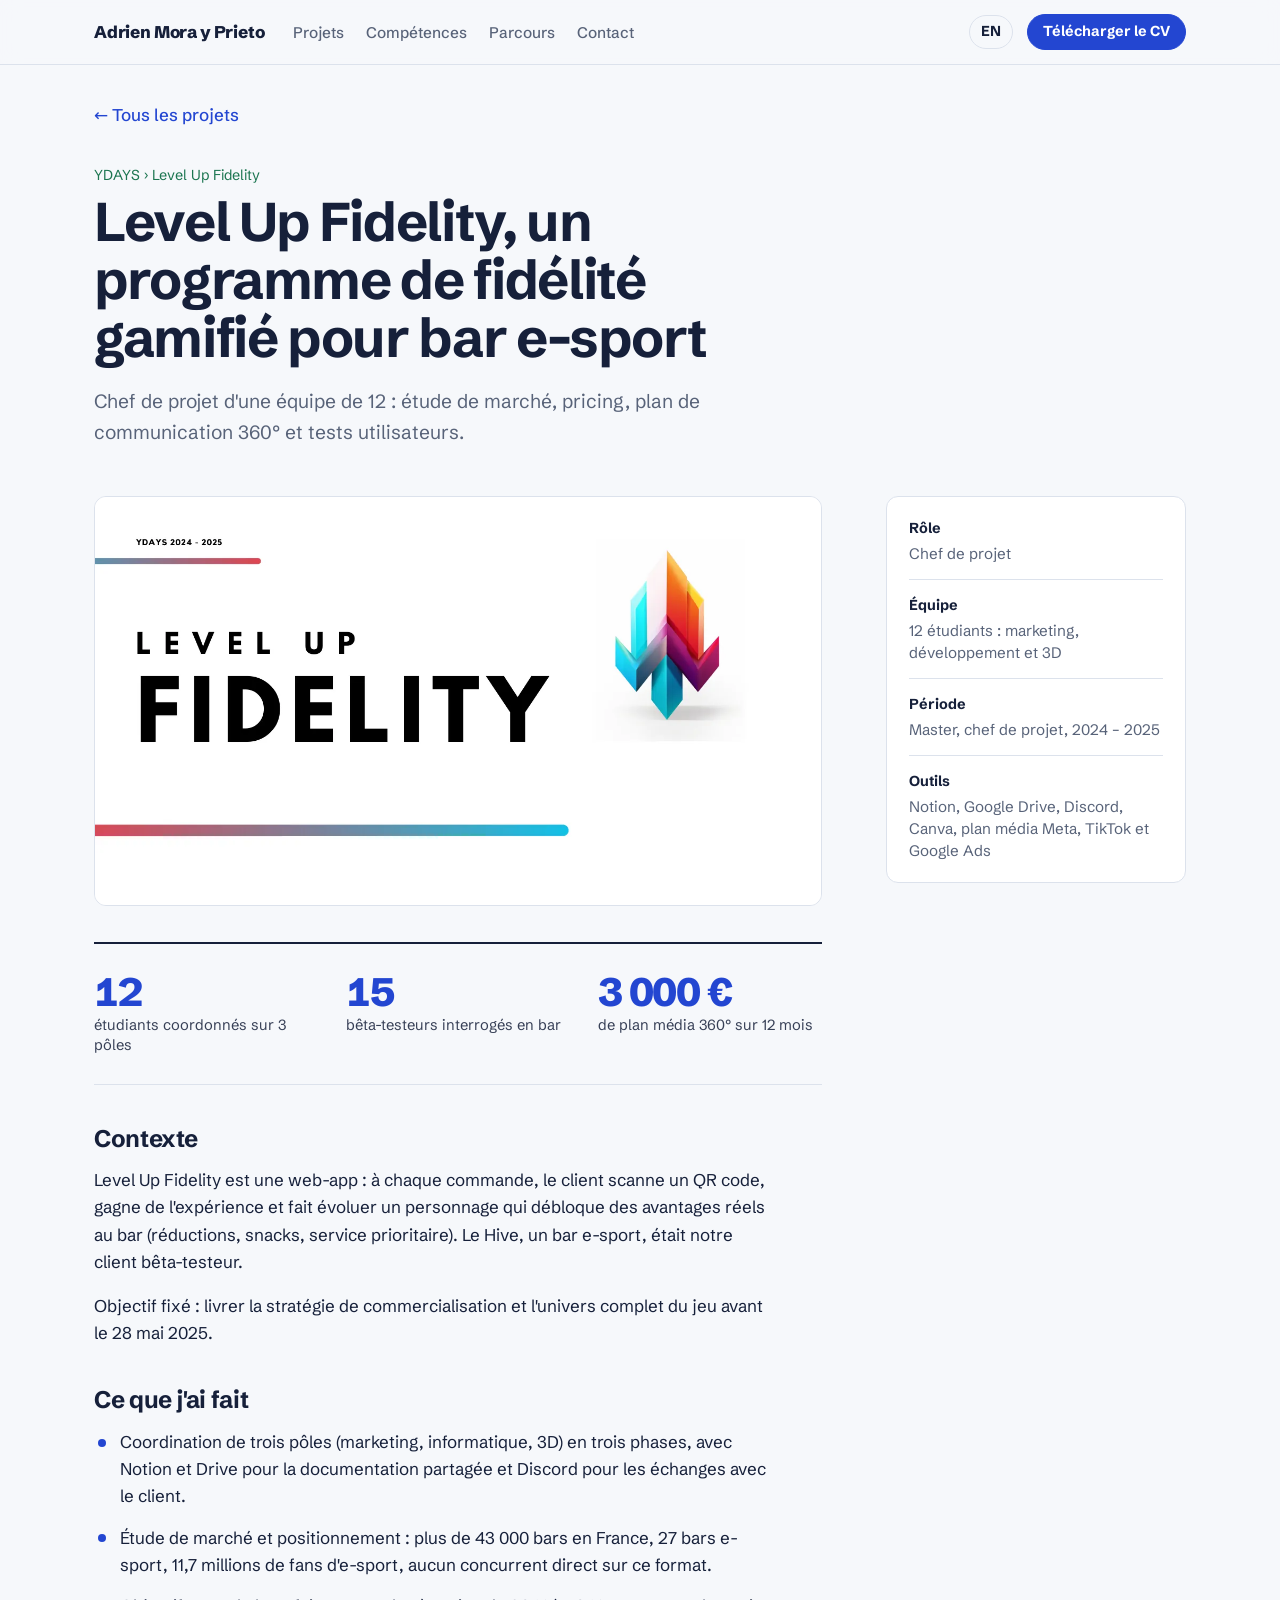
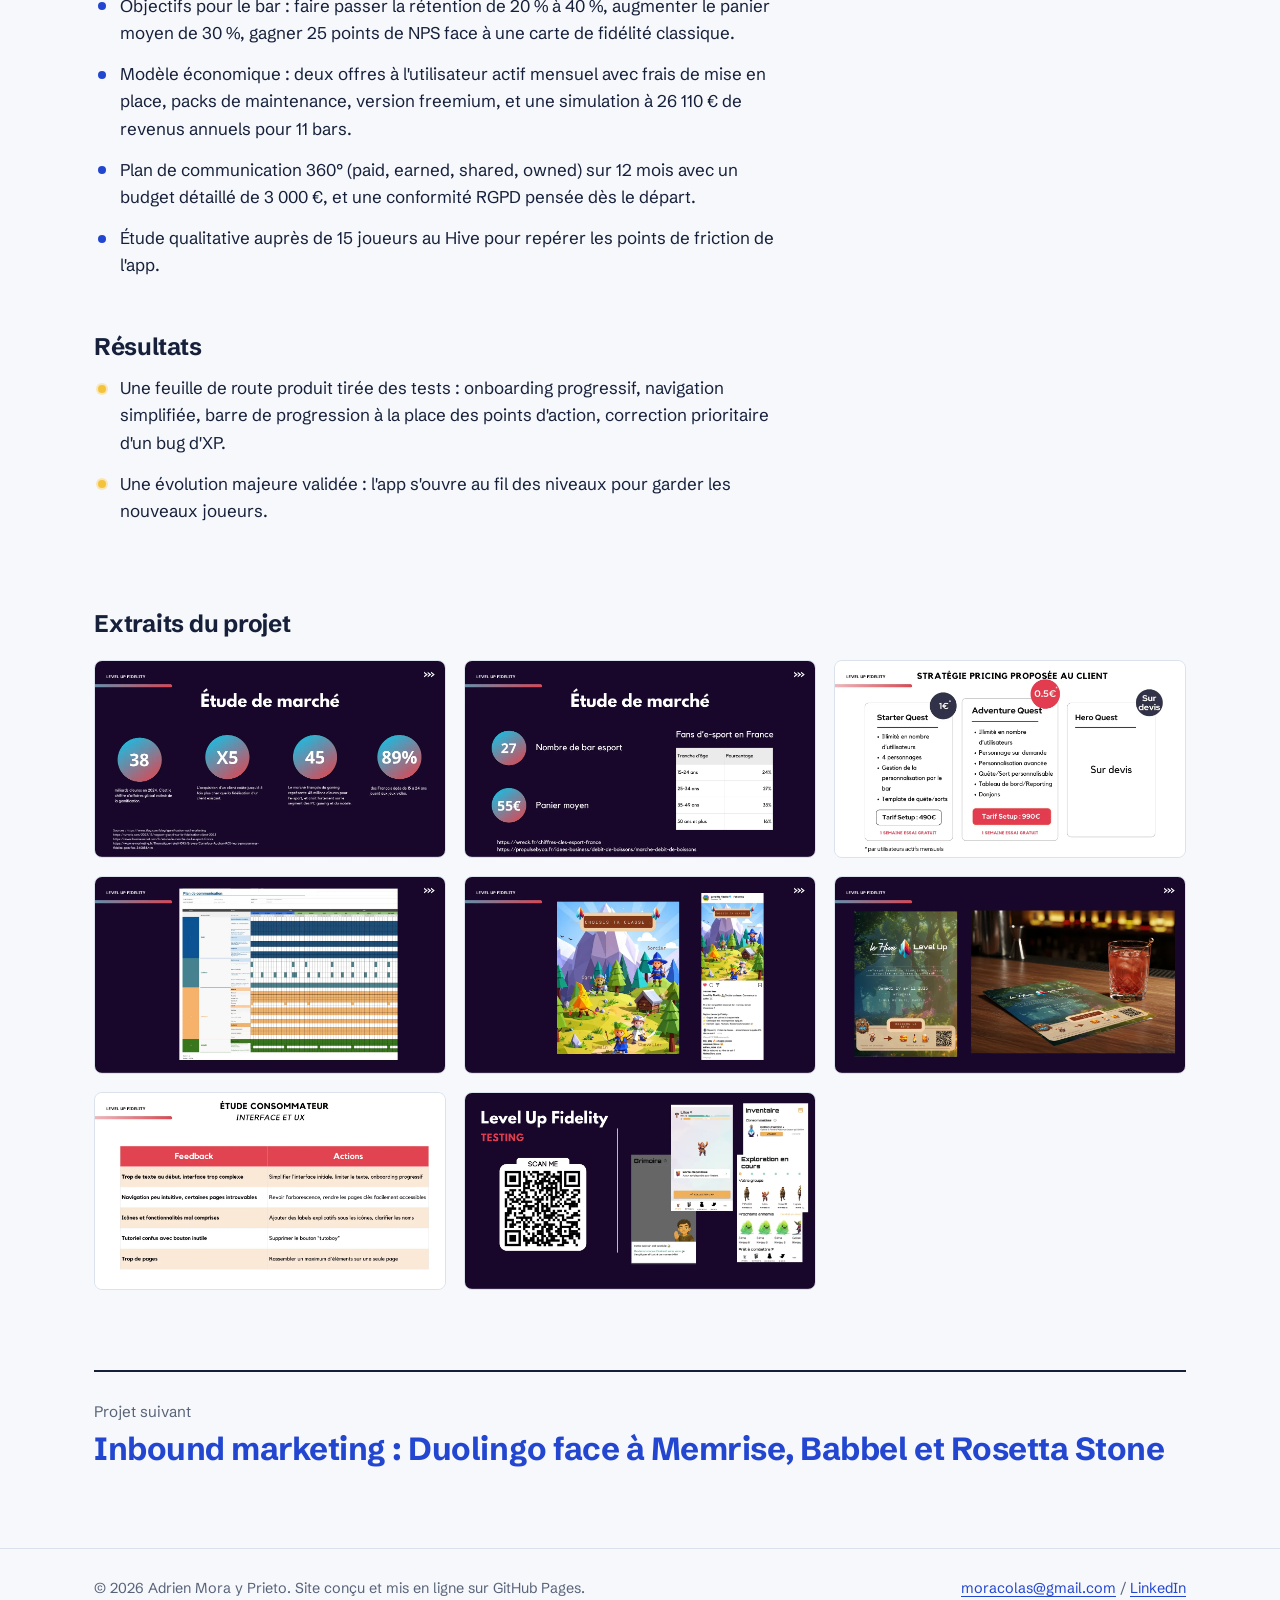
<file: projets/level-up-fidelity.html>
<!doctype html>
<html lang="fr">
<head>
<meta charset="utf-8">
<meta name="viewport" content="width=device-width, initial-scale=1">
<title>Level Up Fidelity, un programme de fidélité gamifié pour bar e-sport · Adrien Mora y Prieto</title>
<meta name="description" content="Chef de projet d&#x27;une équipe de 12 : étude de marché, pricing, plan de communication 360° et tests utilisateurs.">
<link rel="canonical" href="https://adrienmora.fr/projets/level-up-fidelity.html">
<link rel="alternate" hreflang="fr" href="https://adrienmora.fr/projets/level-up-fidelity.html">
<link rel="alternate" hreflang="en" href="https://adrienmora.fr/en/projects/level-up-fidelity.html">
<link rel="alternate" hreflang="x-default" href="https://adrienmora.fr/projets/level-up-fidelity.html">
<meta property="og:type" content="website">
<meta property="og:title" content="Level Up Fidelity, un programme de fidélité gamifié pour bar e-sport · Adrien Mora y Prieto">
<meta property="og:description" content="Chef de projet d&#x27;une équipe de 12 : étude de marché, pricing, plan de communication 360° et tests utilisateurs.">
<meta property="og:url" content="https://adrienmora.fr/projets/level-up-fidelity.html">
<meta property="og:image" content="https://adrienmora.fr/assets/img/levelup-1.webp">
<meta property="og:locale" content="fr_FR">
<meta name="twitter:card" content="summary_large_image">
<meta name="theme-color" content="#F6F8FB" media="(prefers-color-scheme: light)">
<meta name="theme-color" content="#0E1424" media="(prefers-color-scheme: dark)">
<link rel="icon" href="../assets/img/favicon.svg" type="image/svg+xml">
<link rel="preload" href="../assets/fonts/schibsted-grotesk-latin-wght-normal.woff2" as="font" type="font/woff2" crossorigin>
<link rel="stylesheet" href="../assets/css/style.css">
<script src="../assets/js/main.js" defer></script>
</head>
<body><a class="skip" href="#main">Aller au contenu</a>
<header class="site-head">
  <div class="wrap head-row">
    <a class="brand" href="../index.html">Adrien Mora y Prieto</a>
    <nav aria-label="Navigation principale"><ul class="nav"><li><a href="../index.html#projets">Projets</a></li><li><a href="../index.html#competences">Compétences</a></li><li><a href="../index.html#parcours">Parcours</a></li><li><a href="../index.html#contact">Contact</a></li></ul></nav>
    <div class="head-actions">
      <a class="lang" href="../en/projects/level-up-fidelity.html" hreflang="en" lang="en" title="English">EN</a>
      <a class="btn btn-small" href="../assets/cv/Adrien-Mora-y-Prieto-CV.pdf" download>Télécharger le CV</a>
    </div>
  </div>
</header>
<main id="main" class="proj">
  <div class="wrap">
    <p class="back"><a href="../index.html#projets">← Tous les projets</a></p>
    <header class="proj-head">
      <p class="crumb">YDAYS › Level Up Fidelity</p>
      <h1>Level Up Fidelity, un programme de fidélité gamifié pour bar e-sport</h1>
      <p class="lede">Chef de projet d&#x27;une équipe de 12 : étude de marché, pricing, plan de communication 360° et tests utilisateurs.</p>
    </header>
    <div class="proj-grid">
      <div class="proj-main">
        <figure class="proj-cover"><img src="../assets/img/levelup-1.webp" alt="" width="1368" height="770"></figure>
        <ul class="stats"><li><span class="stat-n">12</span><span class="stat-l">étudiants coordonnés sur 3 pôles</span></li><li><span class="stat-n">15</span><span class="stat-l">bêta-testeurs interrogés en bar</span></li><li><span class="stat-n">3 000 €</span><span class="stat-l">de plan média 360° sur 12 mois</span></li></ul>
        <h2>Contexte</h2><p>Level Up Fidelity est une web-app : à chaque commande, le client scanne un QR code, gagne de l&#x27;expérience et fait évoluer un personnage qui débloque des avantages réels au bar (réductions, snacks, service prioritaire). Le Hive, un bar e-sport, était notre client bêta-testeur.</p><p>Objectif fixé : livrer la stratégie de commercialisation et l&#x27;univers complet du jeu avant le 28 mai 2025.</p>
        <h2>Ce que j'ai fait</h2><ul class="did"><li>Coordination de trois pôles (marketing, informatique, 3D) en trois phases, avec Notion et Drive pour la documentation partagée et Discord pour les échanges avec le client.</li><li>Étude de marché et positionnement : plus de 43 000 bars en France, 27 bars e-sport, 11,7 millions de fans d&#x27;e-sport, aucun concurrent direct sur ce format.</li><li>Objectifs pour le bar : faire passer la rétention de 20 % à 40 %, augmenter le panier moyen de 30 %, gagner 25 points de NPS face à une carte de fidélité classique.</li><li>Modèle économique : deux offres à l&#x27;utilisateur actif mensuel avec frais de mise en place, packs de maintenance, version freemium, et une simulation à 26 110 € de revenus annuels pour 11 bars.</li><li>Plan de communication 360° (paid, earned, shared, owned) sur 12 mois avec un budget détaillé de 3 000 €, et une conformité RGPD pensée dès le départ.</li><li>Étude qualitative auprès de 15 joueurs au Hive pour repérer les points de friction de l&#x27;app.</li></ul>
        <h2>Résultats</h2><ul class="did res"><li>Une feuille de route produit tirée des tests : onboarding progressif, navigation simplifiée, barre de progression à la place des points d&#x27;action, correction prioritaire d&#x27;un bug d&#x27;XP.</li><li>Une évolution majeure validée : l&#x27;app s&#x27;ouvre au fil des niveaux pour garder les nouveaux joueurs.</li></ul>
      </div>
      <aside class="proj-facts"><dl><div><dt>Rôle</dt><dd>Chef de projet</dd></div><div><dt>Équipe</dt><dd>12 étudiants : marketing, développement et 3D</dd></div><div><dt>Période</dt><dd>Master, chef de projet, 2024 – 2025</dd></div><div><dt>Outils</dt><dd>Notion, Google Drive, Discord, Canva, plan média Meta, TikTok et Google Ads</dd></div></dl></aside>
    </div>
    <section class="gallery-wrap" aria-labelledby="h-gal"><h2 id="h-gal">Extraits du projet</h2><ul class="gallery"><li><button class="shot" type="button" data-full="../assets/img/levelup-2.webp" aria-label="Agrandir l'image"><img src="../assets/img/levelup-2.webp" alt="" loading="lazy" width="1368" height="770"></button></li><li><button class="shot" type="button" data-full="../assets/img/levelup-3.webp" aria-label="Agrandir l'image"><img src="../assets/img/levelup-3.webp" alt="" loading="lazy" width="1368" height="770"></button></li><li><button class="shot" type="button" data-full="../assets/img/levelup-4.webp" aria-label="Agrandir l'image"><img src="../assets/img/levelup-4.webp" alt="" loading="lazy" width="1368" height="770"></button></li><li><button class="shot" type="button" data-full="../assets/img/levelup-5.webp" aria-label="Agrandir l'image"><img src="../assets/img/levelup-5.webp" alt="" loading="lazy" width="1368" height="770"></button></li><li><button class="shot" type="button" data-full="../assets/img/levelup-6.webp" aria-label="Agrandir l'image"><img src="../assets/img/levelup-6.webp" alt="" loading="lazy" width="1368" height="770"></button></li><li><button class="shot" type="button" data-full="../assets/img/levelup-7.webp" aria-label="Agrandir l'image"><img src="../assets/img/levelup-7.webp" alt="" loading="lazy" width="1368" height="770"></button></li><li><button class="shot" type="button" data-full="../assets/img/levelup-8.webp" aria-label="Agrandir l'image"><img src="../assets/img/levelup-8.webp" alt="" loading="lazy" width="1368" height="770"></button></li><li><button class="shot" type="button" data-full="../assets/img/levelup-9.webp" aria-label="Agrandir l'image"><img src="../assets/img/levelup-9.webp" alt="" loading="lazy" width="1368" height="770"></button></li></ul></section>
    <nav class="next" aria-label="Projet suivant">
      <p>Projet suivant</p>
      <a href="../projets/duolingo.html">Inbound marketing : Duolingo face à Memrise, Babbel et Rosetta Stone</a>
    </nav>
  </div>
</main>
<footer class="site-foot">
  <div class="wrap foot-row">
    <p>© 2026 Adrien Mora y Prieto. Site conçu et mis en ligne sur GitHub Pages.</p>
    <p><a href="mailto:moracolas@gmail.com">moracolas@gmail.com</a> <span aria-hidden="true">/</span> <a href="https://www.linkedin.com/in/adrien-mora-y-prieto/" rel="me noopener" target="_blank">LinkedIn</a></p>
  </div>
</footer>
<dialog class="lightbox" aria-label="Agrandir l'image">
  <button class="lb-close" type="button" aria-label="Fermer">×</button>
  <img alt="">
</dialog>
</body>
</html>
</file>
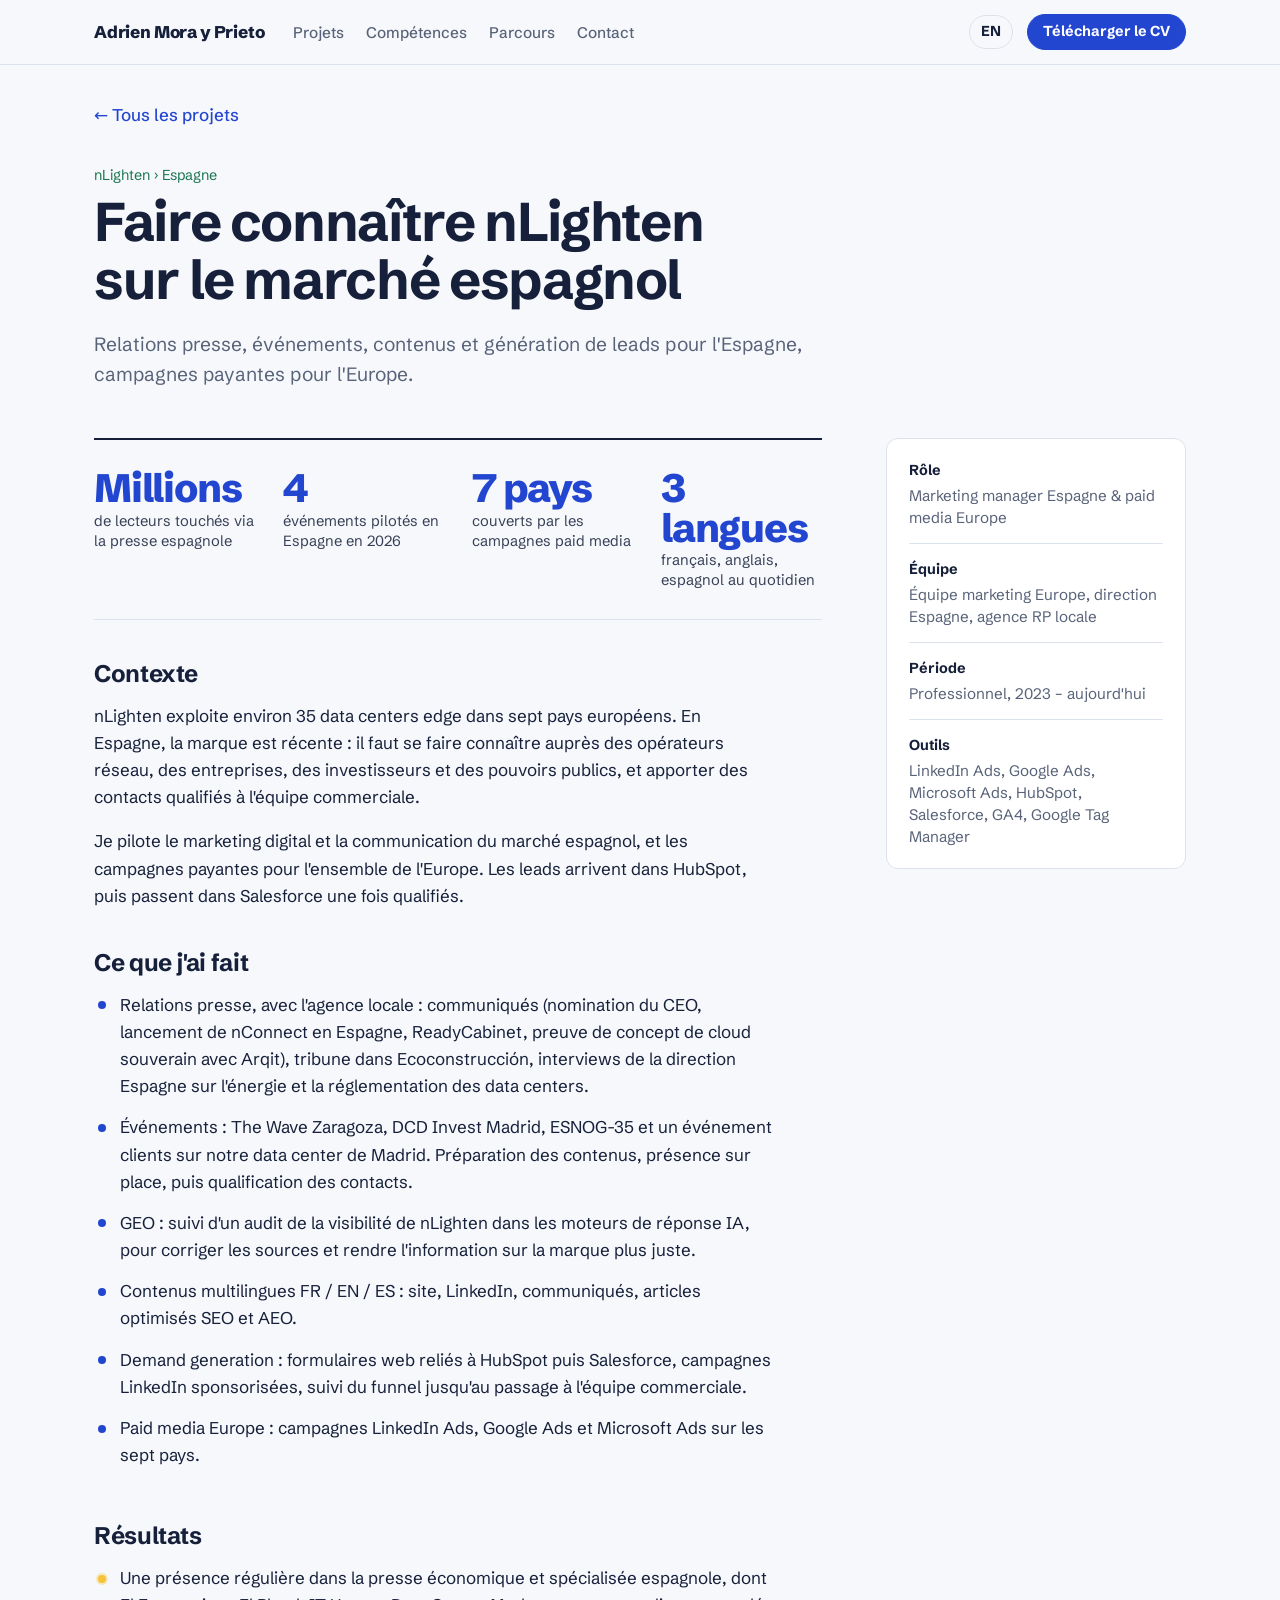
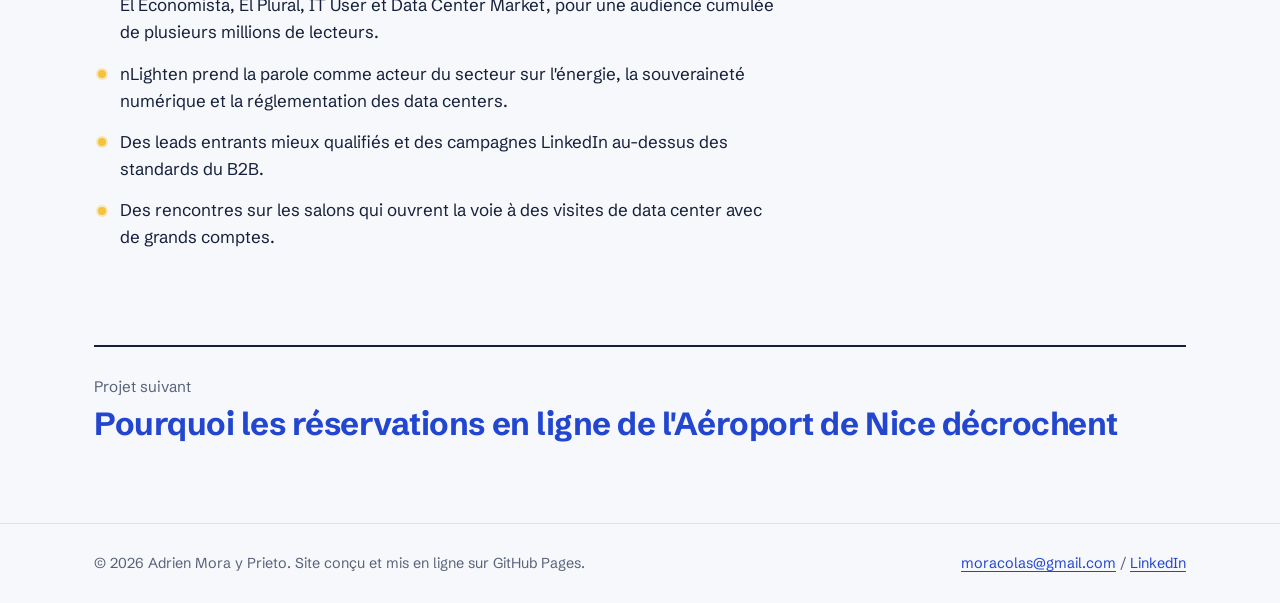
<file: projets/nlighten.html>
<!doctype html>
<html lang="fr">
<head>
<meta charset="utf-8">
<meta name="viewport" content="width=device-width, initial-scale=1">
<title>Faire connaître nLighten sur le marché espagnol · Adrien Mora y Prieto</title>
<meta name="description" content="Relations presse, événements, contenus et génération de leads pour l&#x27;Espagne, campagnes payantes pour l&#x27;Europe.">
<link rel="canonical" href="https://adrienmora.fr/projets/nlighten.html">
<link rel="alternate" hreflang="fr" href="https://adrienmora.fr/projets/nlighten.html">
<link rel="alternate" hreflang="en" href="https://adrienmora.fr/en/projects/nlighten.html">
<link rel="alternate" hreflang="x-default" href="https://adrienmora.fr/projets/nlighten.html">
<meta property="og:type" content="website">
<meta property="og:title" content="Faire connaître nLighten sur le marché espagnol · Adrien Mora y Prieto">
<meta property="og:description" content="Relations presse, événements, contenus et génération de leads pour l&#x27;Espagne, campagnes payantes pour l&#x27;Europe.">
<meta property="og:url" content="https://adrienmora.fr/projets/nlighten.html">
<meta property="og:image" content="https://adrienmora.fr/assets/img/og.jpg">
<meta property="og:locale" content="fr_FR">
<meta name="twitter:card" content="summary_large_image">
<meta name="theme-color" content="#F6F8FB" media="(prefers-color-scheme: light)">
<meta name="theme-color" content="#0E1424" media="(prefers-color-scheme: dark)">
<link rel="icon" href="../assets/img/favicon.svg" type="image/svg+xml">
<link rel="preload" href="../assets/fonts/schibsted-grotesk-latin-wght-normal.woff2" as="font" type="font/woff2" crossorigin>
<link rel="stylesheet" href="../assets/css/style.css">
<script src="../assets/js/main.js" defer></script>
</head>
<body><a class="skip" href="#main">Aller au contenu</a>
<header class="site-head">
  <div class="wrap head-row">
    <a class="brand" href="../index.html">Adrien Mora y Prieto</a>
    <nav aria-label="Navigation principale"><ul class="nav"><li><a href="../index.html#projets">Projets</a></li><li><a href="../index.html#competences">Compétences</a></li><li><a href="../index.html#parcours">Parcours</a></li><li><a href="../index.html#contact">Contact</a></li></ul></nav>
    <div class="head-actions">
      <a class="lang" href="../en/projects/nlighten.html" hreflang="en" lang="en" title="English">EN</a>
      <a class="btn btn-small" href="../assets/cv/Adrien-Mora-y-Prieto-CV.pdf" download>Télécharger le CV</a>
    </div>
  </div>
</header>
<main id="main" class="proj">
  <div class="wrap">
    <p class="back"><a href="../index.html#projets">← Tous les projets</a></p>
    <header class="proj-head">
      <p class="crumb">nLighten › Espagne</p>
      <h1>Faire connaître nLighten sur le marché espagnol</h1>
      <p class="lede">Relations presse, événements, contenus et génération de leads pour l&#x27;Espagne, campagnes payantes pour l&#x27;Europe.</p>
    </header>
    <div class="proj-grid">
      <div class="proj-main">
        
        <ul class="stats"><li><span class="stat-n">Millions</span><span class="stat-l">de lecteurs touchés via la presse espagnole</span></li><li><span class="stat-n">4</span><span class="stat-l">événements pilotés en Espagne en 2026</span></li><li><span class="stat-n">7 pays</span><span class="stat-l">couverts par les campagnes paid media</span></li><li><span class="stat-n">3 langues</span><span class="stat-l">français, anglais, espagnol au quotidien</span></li></ul>
        <h2>Contexte</h2><p>nLighten exploite environ 35 data centers edge dans sept pays européens. En Espagne, la marque est récente : il faut se faire connaître auprès des opérateurs réseau, des entreprises, des investisseurs et des pouvoirs publics, et apporter des contacts qualifiés à l&#x27;équipe commerciale.</p><p>Je pilote le marketing digital et la communication du marché espagnol, et les campagnes payantes pour l&#x27;ensemble de l&#x27;Europe. Les leads arrivent dans HubSpot, puis passent dans Salesforce une fois qualifiés.</p>
        <h2>Ce que j'ai fait</h2><ul class="did"><li>Relations presse, avec l&#x27;agence locale : communiqués (nomination du CEO, lancement de nConnect en Espagne, ReadyCabinet, preuve de concept de cloud souverain avec Arqit), tribune dans Ecoconstrucción, interviews de la direction Espagne sur l&#x27;énergie et la réglementation des data centers.</li><li>Événements : The Wave Zaragoza, DCD Invest Madrid, ESNOG-35 et un événement clients sur notre data center de Madrid. Préparation des contenus, présence sur place, puis qualification des contacts.</li><li>GEO : suivi d&#x27;un audit de la visibilité de nLighten dans les moteurs de réponse IA, pour corriger les sources et rendre l&#x27;information sur la marque plus juste.</li><li>Contenus multilingues FR / EN / ES : site, LinkedIn, communiqués, articles optimisés SEO et AEO.</li><li>Demand generation : formulaires web reliés à HubSpot puis Salesforce, campagnes LinkedIn sponsorisées, suivi du funnel jusqu&#x27;au passage à l&#x27;équipe commerciale.</li><li>Paid media Europe : campagnes LinkedIn Ads, Google Ads et Microsoft Ads sur les sept pays.</li></ul>
        <h2>Résultats</h2><ul class="did res"><li>Une présence régulière dans la presse économique et spécialisée espagnole, dont El Economista, El Plural, IT User et Data Center Market, pour une audience cumulée de plusieurs millions de lecteurs.</li><li>nLighten prend la parole comme acteur du secteur sur l&#x27;énergie, la souveraineté numérique et la réglementation des data centers.</li><li>Des leads entrants mieux qualifiés et des campagnes LinkedIn au-dessus des standards du B2B.</li><li>Des rencontres sur les salons qui ouvrent la voie à des visites de data center avec de grands comptes.</li></ul>
      </div>
      <aside class="proj-facts"><dl><div><dt>Rôle</dt><dd>Marketing manager Espagne &amp; paid media Europe</dd></div><div><dt>Équipe</dt><dd>Équipe marketing Europe, direction Espagne, agence RP locale</dd></div><div><dt>Période</dt><dd>Professionnel, 2023 – aujourd&#x27;hui</dd></div><div><dt>Outils</dt><dd>LinkedIn Ads, Google Ads, Microsoft Ads, HubSpot, Salesforce, GA4, Google Tag Manager</dd></div></dl></aside>
    </div>
    
    <nav class="next" aria-label="Projet suivant">
      <p>Projet suivant</p>
      <a href="../projets/aeroport-nice.html">Pourquoi les réservations en ligne de l&#x27;Aéroport de Nice décrochent</a>
    </nav>
  </div>
</main>
<footer class="site-foot">
  <div class="wrap foot-row">
    <p>© 2026 Adrien Mora y Prieto. Site conçu et mis en ligne sur GitHub Pages.</p>
    <p><a href="mailto:moracolas@gmail.com">moracolas@gmail.com</a> <span aria-hidden="true">/</span> <a href="https://www.linkedin.com/in/adrien-mora-y-prieto/" rel="me noopener" target="_blank">LinkedIn</a></p>
  </div>
</footer>
<dialog class="lightbox" aria-label="Agrandir l'image">
  <button class="lb-close" type="button" aria-label="Fermer">×</button>
  <img alt="">
</dialog>
</body>
</html>
</file>
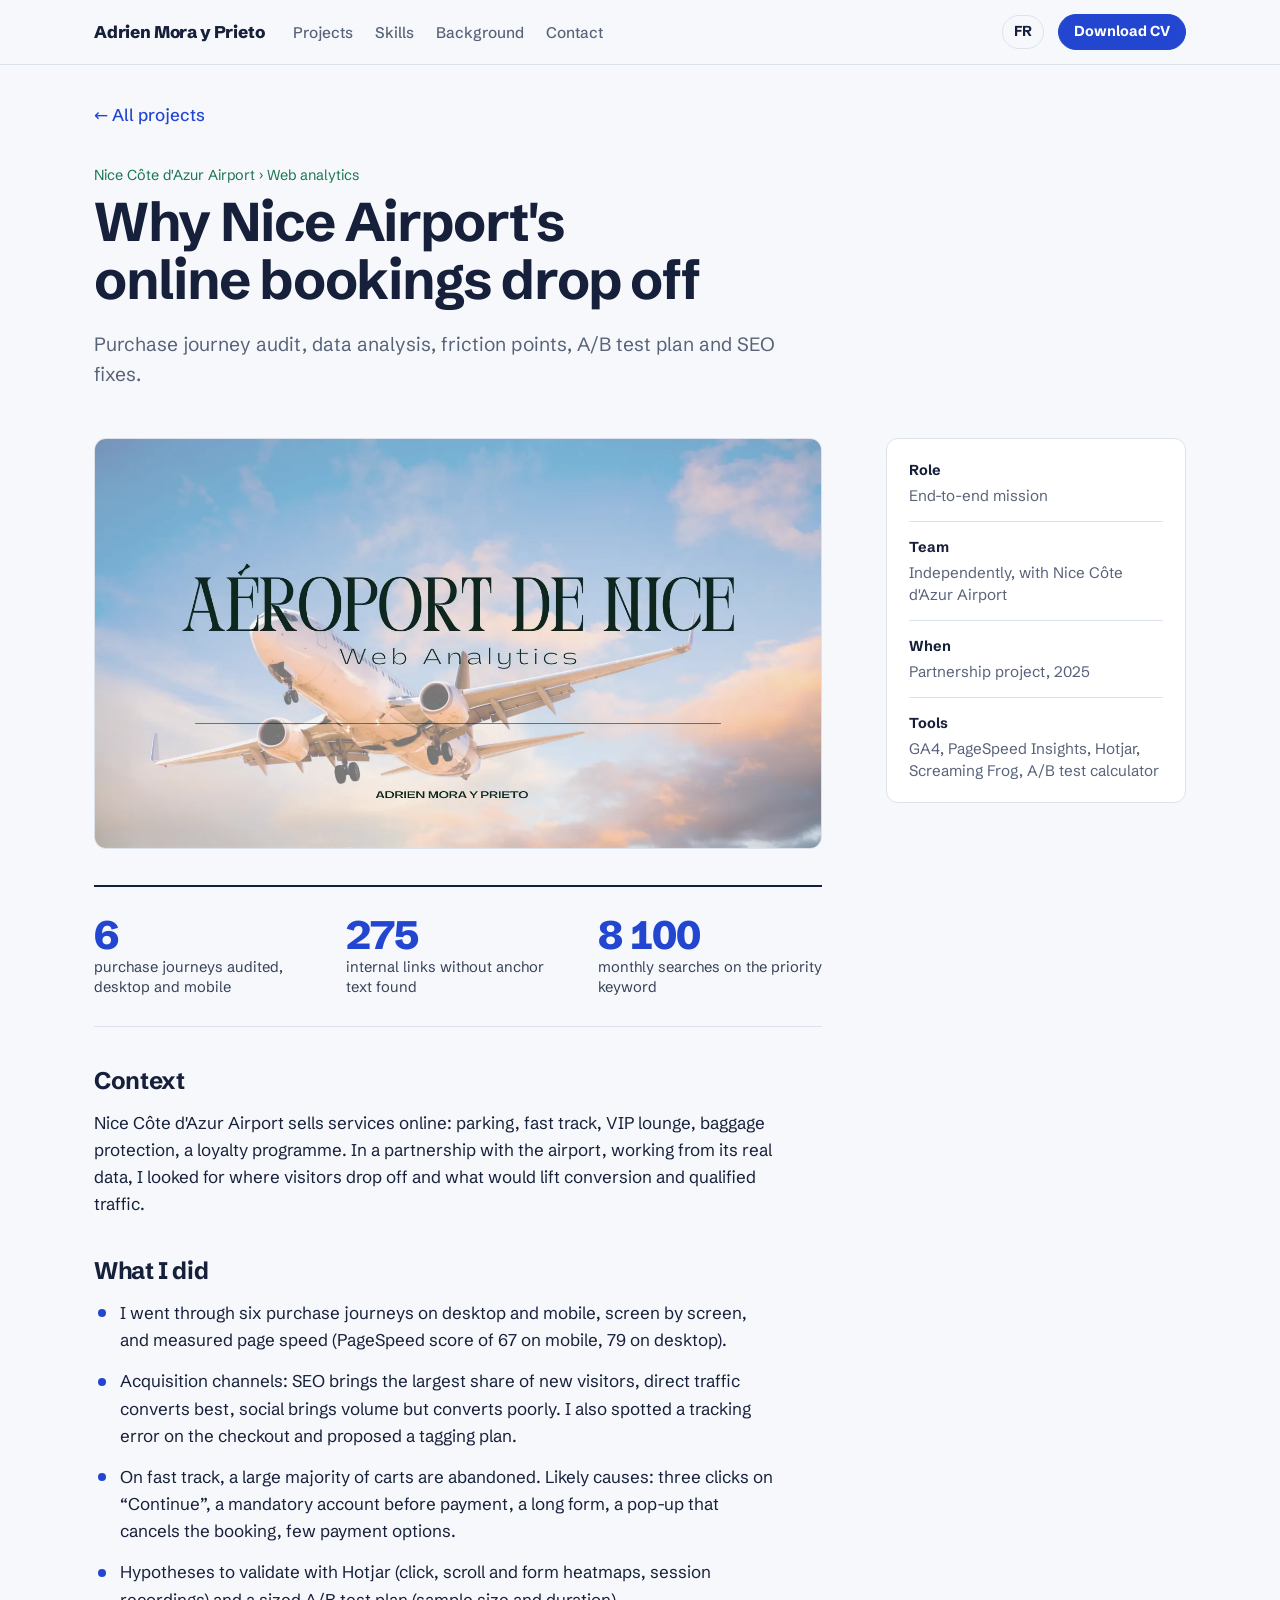
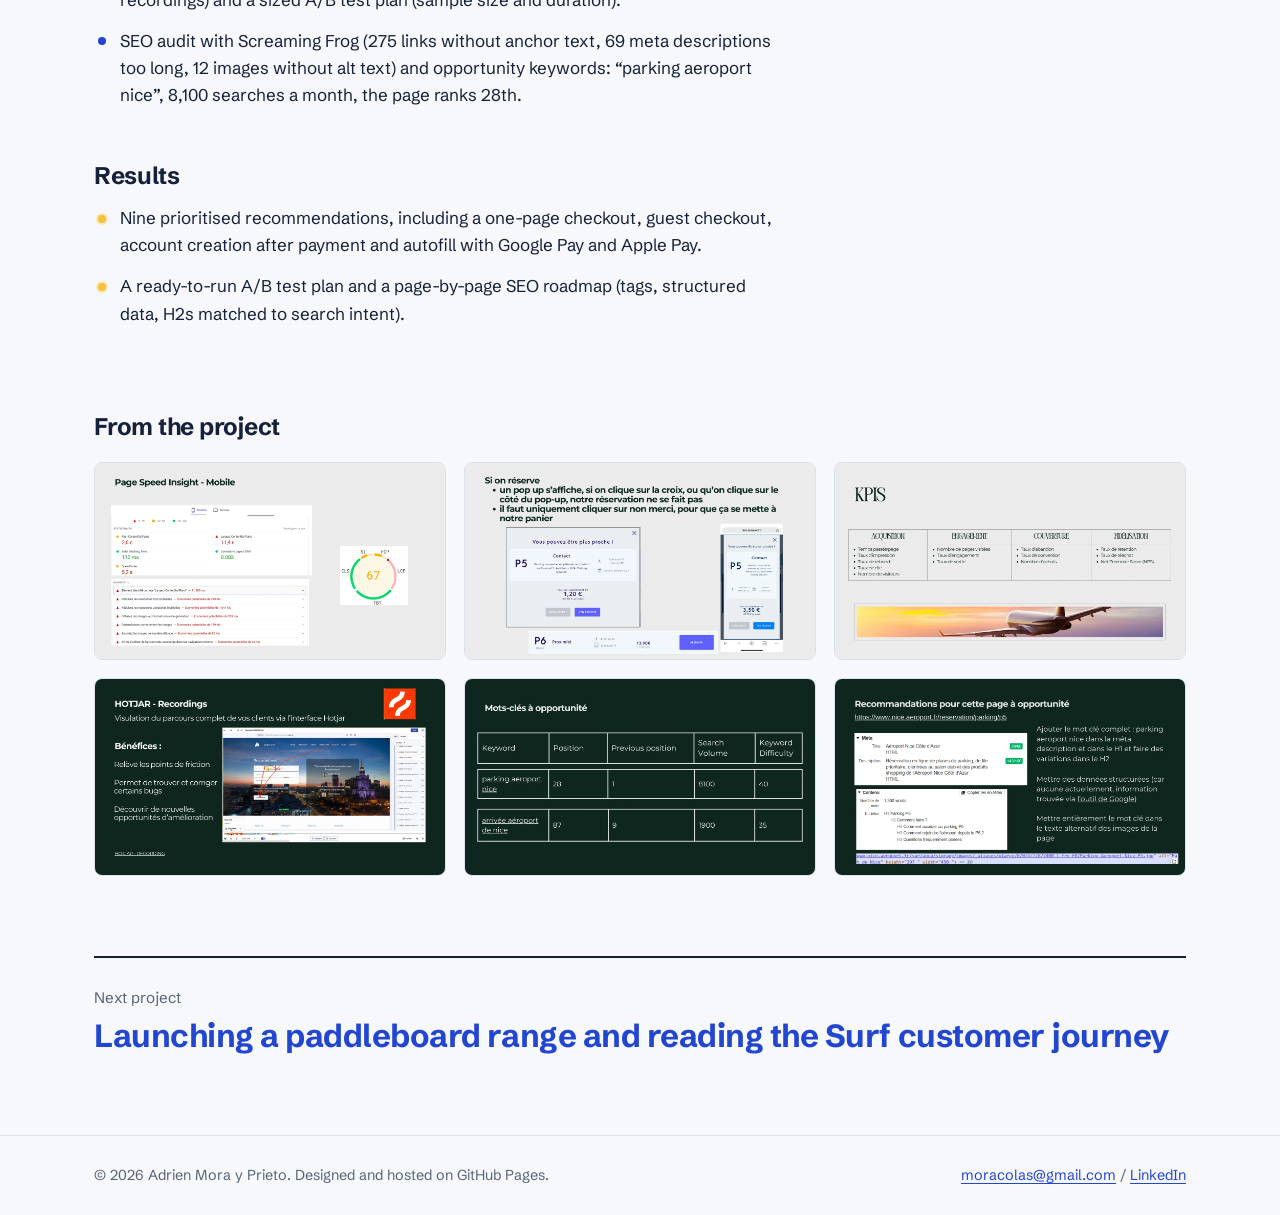
<file: en/projects/aeroport-nice.html>
<!doctype html>
<html lang="en">
<head>
<meta charset="utf-8">
<meta name="viewport" content="width=device-width, initial-scale=1">
<title>Why Nice Airport&#x27;s online bookings drop off · Adrien Mora y Prieto</title>
<meta name="description" content="Purchase journey audit, data analysis, friction points, A/B test plan and SEO fixes.">
<link rel="canonical" href="https://adrienmora.fr/en/projects/aeroport-nice.html">
<link rel="alternate" hreflang="fr" href="https://adrienmora.fr/projets/aeroport-nice.html">
<link rel="alternate" hreflang="en" href="https://adrienmora.fr/en/projects/aeroport-nice.html">
<link rel="alternate" hreflang="x-default" href="https://adrienmora.fr/projets/aeroport-nice.html">
<meta property="og:type" content="website">
<meta property="og:title" content="Why Nice Airport&#x27;s online bookings drop off · Adrien Mora y Prieto">
<meta property="og:description" content="Purchase journey audit, data analysis, friction points, A/B test plan and SEO fixes.">
<meta property="og:url" content="https://adrienmora.fr/en/projects/aeroport-nice.html">
<meta property="og:image" content="https://adrienmora.fr/assets/img/nice-1.webp">
<meta property="og:locale" content="en_GB">
<meta name="twitter:card" content="summary_large_image">
<meta name="theme-color" content="#F6F8FB" media="(prefers-color-scheme: light)">
<meta name="theme-color" content="#0E1424" media="(prefers-color-scheme: dark)">
<link rel="icon" href="../../assets/img/favicon.svg" type="image/svg+xml">
<link rel="preload" href="../../assets/fonts/schibsted-grotesk-latin-wght-normal.woff2" as="font" type="font/woff2" crossorigin>
<link rel="stylesheet" href="../../assets/css/style.css">
<script src="../../assets/js/main.js" defer></script>
</head>
<body><a class="skip" href="#main">Skip to content</a>
<header class="site-head">
  <div class="wrap head-row">
    <a class="brand" href="../../en/index.html">Adrien Mora y Prieto</a>
    <nav aria-label="Main navigation"><ul class="nav"><li><a href="../../en/index.html#projects">Projects</a></li><li><a href="../../en/index.html#skills">Skills</a></li><li><a href="../../en/index.html#background">Background</a></li><li><a href="../../en/index.html#contact">Contact</a></li></ul></nav>
    <div class="head-actions">
      <a class="lang" href="../../projets/aeroport-nice.html" hreflang="fr" lang="fr" title="Français">FR</a>
      <a class="btn btn-small" href="../../assets/cv/Adrien-Mora-y-Prieto-CV.pdf" download>Download CV</a>
    </div>
  </div>
</header>
<main id="main" class="proj">
  <div class="wrap">
    <p class="back"><a href="../../en/index.html#projects">← All projects</a></p>
    <header class="proj-head">
      <p class="crumb">Nice Côte d&#x27;Azur Airport › Web analytics</p>
      <h1>Why Nice Airport&#x27;s online bookings drop off</h1>
      <p class="lede">Purchase journey audit, data analysis, friction points, A/B test plan and SEO fixes.</p>
    </header>
    <div class="proj-grid">
      <div class="proj-main">
        <figure class="proj-cover"><img src="../../assets/img/nice-1.webp" alt="" width="1368" height="770"></figure>
        <ul class="stats"><li><span class="stat-n">6</span><span class="stat-l">purchase journeys audited, desktop and mobile</span></li><li><span class="stat-n">275</span><span class="stat-l">internal links without anchor text found</span></li><li><span class="stat-n">8 100</span><span class="stat-l">monthly searches on the priority keyword</span></li></ul>
        <h2>Context</h2><p>Nice Côte d&#x27;Azur Airport sells services online: parking, fast track, VIP lounge, baggage protection, a loyalty programme. In a partnership with the airport, working from its real data, I looked for where visitors drop off and what would lift conversion and qualified traffic.</p>
        <h2>What I did</h2><ul class="did"><li>I went through six purchase journeys on desktop and mobile, screen by screen, and measured page speed (PageSpeed score of 67 on mobile, 79 on desktop).</li><li>Acquisition channels: SEO brings the largest share of new visitors, direct traffic converts best, social brings volume but converts poorly. I also spotted a tracking error on the checkout and proposed a tagging plan.</li><li>On fast track, a large majority of carts are abandoned. Likely causes: three clicks on “Continue”, a mandatory account before payment, a long form, a pop-up that cancels the booking, few payment options.</li><li>Hypotheses to validate with Hotjar (click, scroll and form heatmaps, session recordings) and a sized A/B test plan (sample size and duration).</li><li>SEO audit with Screaming Frog (275 links without anchor text, 69 meta descriptions too long, 12 images without alt text) and opportunity keywords: “parking aeroport nice”, 8,100 searches a month, the page ranks 28th.</li></ul>
        <h2>Results</h2><ul class="did res"><li>Nine prioritised recommendations, including a one-page checkout, guest checkout, account creation after payment and autofill with Google Pay and Apple Pay.</li><li>A ready-to-run A/B test plan and a page-by-page SEO roadmap (tags, structured data, H2s matched to search intent).</li></ul>
      </div>
      <aside class="proj-facts"><dl><div><dt>Role</dt><dd>End-to-end mission</dd></div><div><dt>Team</dt><dd>Independently, with Nice Côte d&#x27;Azur Airport</dd></div><div><dt>When</dt><dd>Partnership project, 2025</dd></div><div><dt>Tools</dt><dd>GA4, PageSpeed Insights, Hotjar, Screaming Frog, A/B test calculator</dd></div></dl></aside>
    </div>
    <section class="gallery-wrap" aria-labelledby="h-gal"><h2 id="h-gal">From the project</h2><ul class="gallery"><li><button class="shot" type="button" data-full="../../assets/img/nice-2.webp" aria-label="Enlarge image"><img src="../../assets/img/nice-2.webp" alt="" loading="lazy" width="1368" height="770"></button></li><li><button class="shot" type="button" data-full="../../assets/img/nice-3.webp" aria-label="Enlarge image"><img src="../../assets/img/nice-3.webp" alt="" loading="lazy" width="1368" height="770"></button></li><li><button class="shot" type="button" data-full="../../assets/img/nice-4.webp" aria-label="Enlarge image"><img src="../../assets/img/nice-4.webp" alt="" loading="lazy" width="1368" height="770"></button></li><li><button class="shot" type="button" data-full="../../assets/img/nice-5.webp" aria-label="Enlarge image"><img src="../../assets/img/nice-5.webp" alt="" loading="lazy" width="1368" height="770"></button></li><li><button class="shot" type="button" data-full="../../assets/img/nice-7.webp" aria-label="Enlarge image"><img src="../../assets/img/nice-7.webp" alt="" loading="lazy" width="1368" height="770"></button></li><li><button class="shot" type="button" data-full="../../assets/img/nice-8.webp" aria-label="Enlarge image"><img src="../../assets/img/nice-8.webp" alt="" loading="lazy" width="1368" height="770"></button></li></ul></section>
    <nav class="next" aria-label="Next project">
      <p>Next project</p>
      <a href="../../en/projects/decathlon.html">Launching a paddleboard range and reading the Surf customer journey</a>
    </nav>
  </div>
</main>
<footer class="site-foot">
  <div class="wrap foot-row">
    <p>© 2026 Adrien Mora y Prieto. Designed and hosted on GitHub Pages.</p>
    <p><a href="mailto:moracolas@gmail.com">moracolas@gmail.com</a> <span aria-hidden="true">/</span> <a href="https://www.linkedin.com/in/adrien-mora-y-prieto/" rel="me noopener" target="_blank">LinkedIn</a></p>
  </div>
</footer>
<dialog class="lightbox" aria-label="Enlarge image">
  <button class="lb-close" type="button" aria-label="Close">×</button>
  <img alt="">
</dialog>
</body>
</html>
</file>
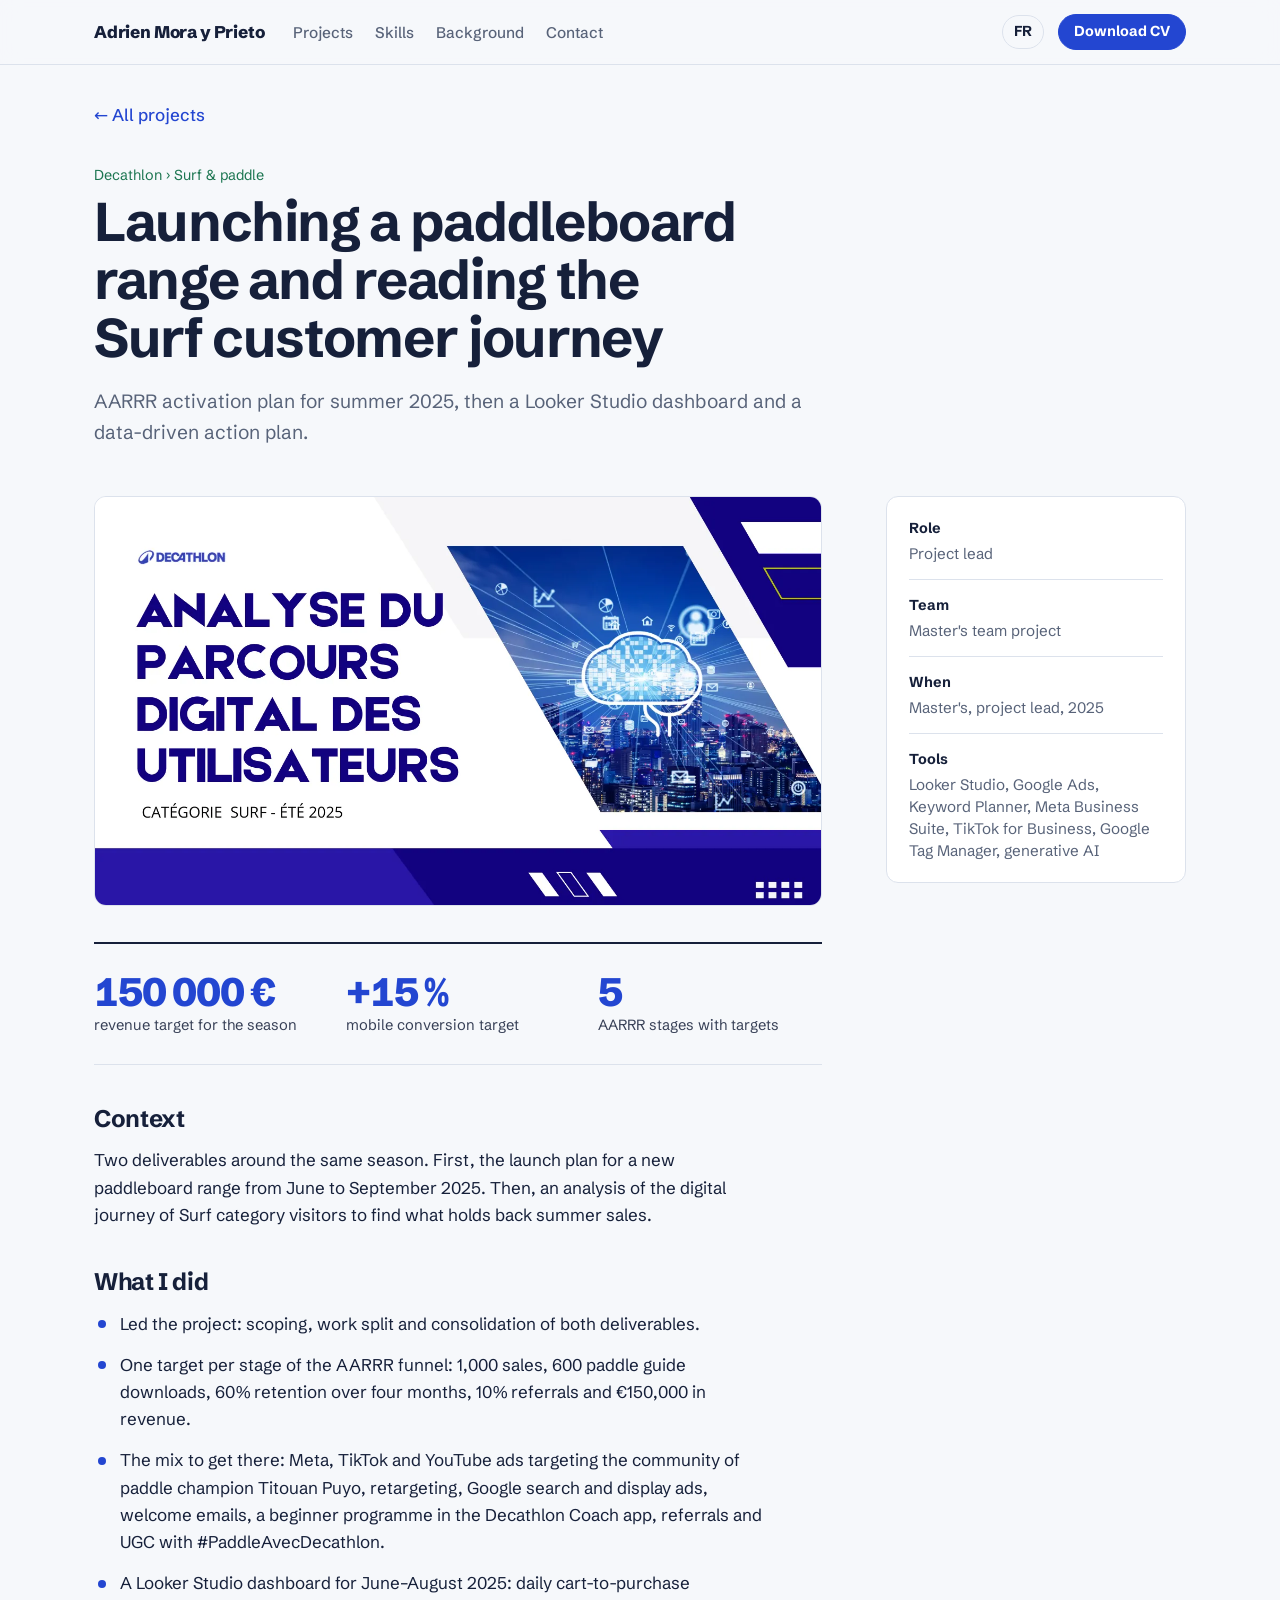
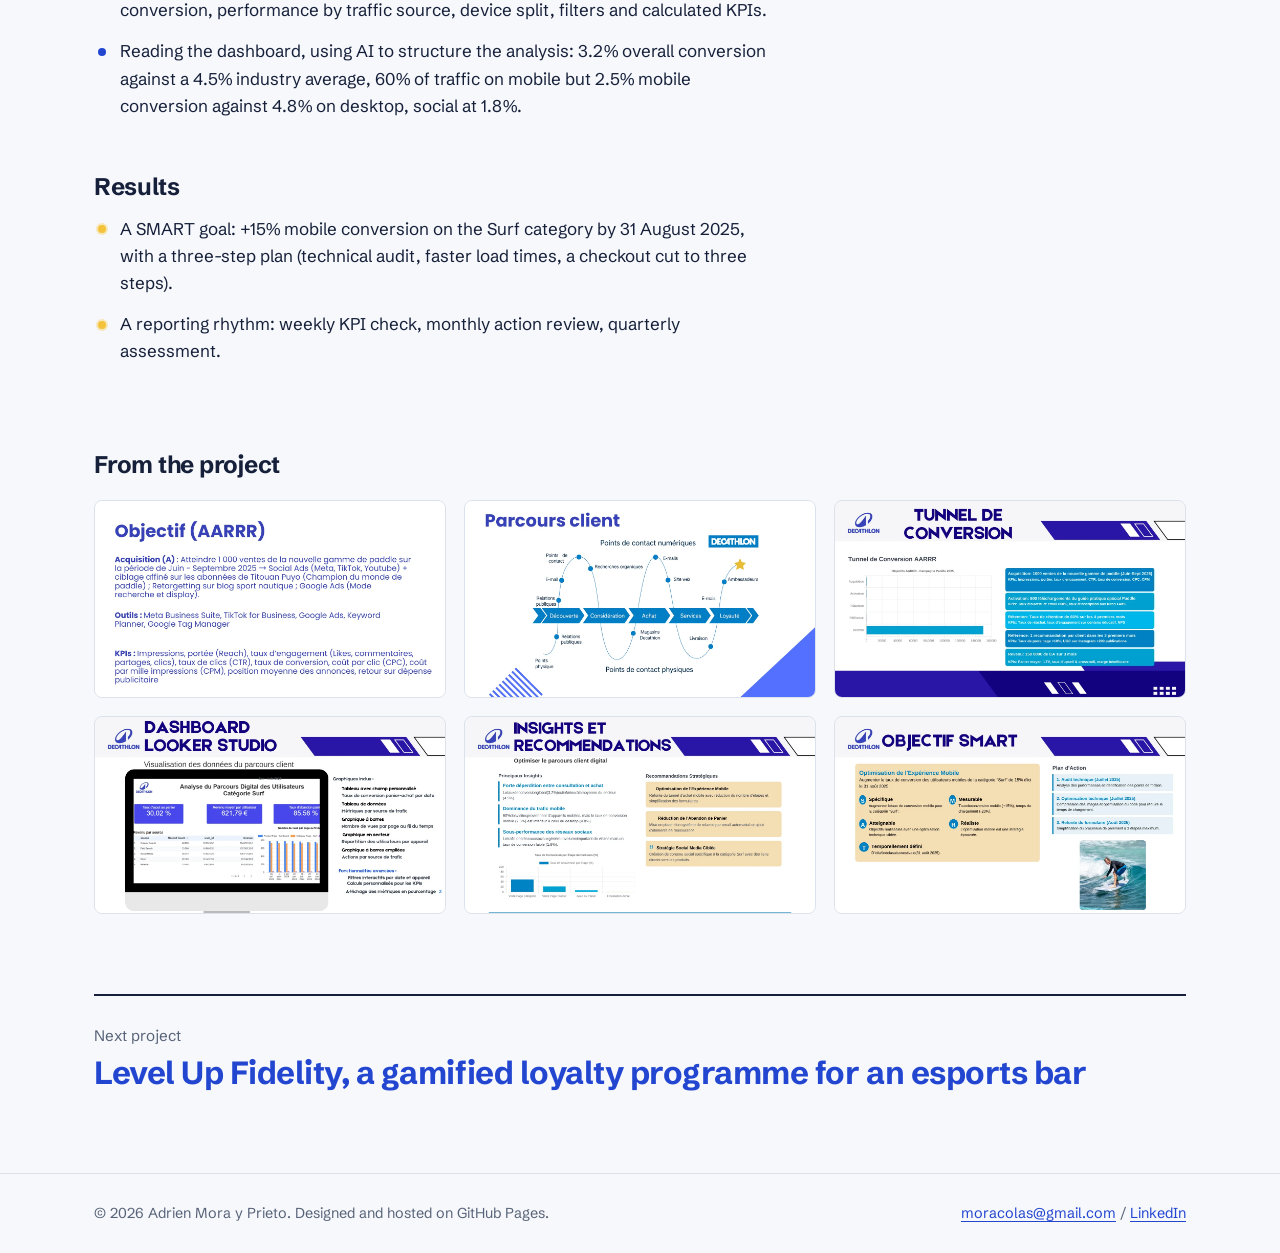
<file: en/projects/decathlon.html>
<!doctype html>
<html lang="en">
<head>
<meta charset="utf-8">
<meta name="viewport" content="width=device-width, initial-scale=1">
<title>Launching a paddleboard range and reading the Surf customer journey · Adrien Mora y Prieto</title>
<meta name="description" content="AARRR activation plan for summer 2025, then a Looker Studio dashboard and a data-driven action plan.">
<link rel="canonical" href="https://adrienmora.fr/en/projects/decathlon.html">
<link rel="alternate" hreflang="fr" href="https://adrienmora.fr/projets/decathlon.html">
<link rel="alternate" hreflang="en" href="https://adrienmora.fr/en/projects/decathlon.html">
<link rel="alternate" hreflang="x-default" href="https://adrienmora.fr/projets/decathlon.html">
<meta property="og:type" content="website">
<meta property="og:title" content="Launching a paddleboard range and reading the Surf customer journey · Adrien Mora y Prieto">
<meta property="og:description" content="AARRR activation plan for summer 2025, then a Looker Studio dashboard and a data-driven action plan.">
<meta property="og:url" content="https://adrienmora.fr/en/projects/decathlon.html">
<meta property="og:image" content="https://adrienmora.fr/assets/img/decathlon-1.webp">
<meta property="og:locale" content="en_GB">
<meta name="twitter:card" content="summary_large_image">
<meta name="theme-color" content="#F6F8FB" media="(prefers-color-scheme: light)">
<meta name="theme-color" content="#0E1424" media="(prefers-color-scheme: dark)">
<link rel="icon" href="../../assets/img/favicon.svg" type="image/svg+xml">
<link rel="preload" href="../../assets/fonts/schibsted-grotesk-latin-wght-normal.woff2" as="font" type="font/woff2" crossorigin>
<link rel="stylesheet" href="../../assets/css/style.css">
<script src="../../assets/js/main.js" defer></script>
</head>
<body><a class="skip" href="#main">Skip to content</a>
<header class="site-head">
  <div class="wrap head-row">
    <a class="brand" href="../../en/index.html">Adrien Mora y Prieto</a>
    <nav aria-label="Main navigation"><ul class="nav"><li><a href="../../en/index.html#projects">Projects</a></li><li><a href="../../en/index.html#skills">Skills</a></li><li><a href="../../en/index.html#background">Background</a></li><li><a href="../../en/index.html#contact">Contact</a></li></ul></nav>
    <div class="head-actions">
      <a class="lang" href="../../projets/decathlon.html" hreflang="fr" lang="fr" title="Français">FR</a>
      <a class="btn btn-small" href="../../assets/cv/Adrien-Mora-y-Prieto-CV.pdf" download>Download CV</a>
    </div>
  </div>
</header>
<main id="main" class="proj">
  <div class="wrap">
    <p class="back"><a href="../../en/index.html#projects">← All projects</a></p>
    <header class="proj-head">
      <p class="crumb">Decathlon › Surf &amp; paddle</p>
      <h1>Launching a paddleboard range and reading the Surf customer journey</h1>
      <p class="lede">AARRR activation plan for summer 2025, then a Looker Studio dashboard and a data-driven action plan.</p>
    </header>
    <div class="proj-grid">
      <div class="proj-main">
        <figure class="proj-cover"><img src="../../assets/img/decathlon-1.webp" alt="" width="1368" height="770"></figure>
        <ul class="stats"><li><span class="stat-n">150 000 €</span><span class="stat-l">revenue target for the season</span></li><li><span class="stat-n">+15 %</span><span class="stat-l">mobile conversion target</span></li><li><span class="stat-n">5</span><span class="stat-l">AARRR stages with targets</span></li></ul>
        <h2>Context</h2><p>Two deliverables around the same season. First, the launch plan for a new paddleboard range from June to September 2025. Then, an analysis of the digital journey of Surf category visitors to find what holds back summer sales.</p>
        <h2>What I did</h2><ul class="did"><li>Led the project: scoping, work split and consolidation of both deliverables.</li><li>One target per stage of the AARRR funnel: 1,000 sales, 600 paddle guide downloads, 60% retention over four months, 10% referrals and €150,000 in revenue.</li><li>The mix to get there: Meta, TikTok and YouTube ads targeting the community of paddle champion Titouan Puyo, retargeting, Google search and display ads, welcome emails, a beginner programme in the Decathlon Coach app, referrals and UGC with #PaddleAvecDecathlon.</li><li>A Looker Studio dashboard for June–August 2025: daily cart-to-purchase conversion, performance by traffic source, device split, filters and calculated KPIs.</li><li>Reading the dashboard, using AI to structure the analysis: 3.2% overall conversion against a 4.5% industry average, 60% of traffic on mobile but 2.5% mobile conversion against 4.8% on desktop, social at 1.8%.</li></ul>
        <h2>Results</h2><ul class="did res"><li>A SMART goal: +15% mobile conversion on the Surf category by 31 August 2025, with a three-step plan (technical audit, faster load times, a checkout cut to three steps).</li><li>A reporting rhythm: weekly KPI check, monthly action review, quarterly assessment.</li></ul>
      </div>
      <aside class="proj-facts"><dl><div><dt>Role</dt><dd>Project lead</dd></div><div><dt>Team</dt><dd>Master&#x27;s team project</dd></div><div><dt>When</dt><dd>Master&#x27;s, project lead, 2025</dd></div><div><dt>Tools</dt><dd>Looker Studio, Google Ads, Keyword Planner, Meta Business Suite, TikTok for Business, Google Tag Manager, generative AI</dd></div></dl></aside>
    </div>
    <section class="gallery-wrap" aria-labelledby="h-gal"><h2 id="h-gal">From the project</h2><ul class="gallery"><li><button class="shot" type="button" data-full="../../assets/img/decathlon-2.webp" aria-label="Enlarge image"><img src="../../assets/img/decathlon-2.webp" alt="" loading="lazy" width="1368" height="770"></button></li><li><button class="shot" type="button" data-full="../../assets/img/decathlon-3.webp" aria-label="Enlarge image"><img src="../../assets/img/decathlon-3.webp" alt="" loading="lazy" width="1368" height="770"></button></li><li><button class="shot" type="button" data-full="../../assets/img/decathlon-4.webp" aria-label="Enlarge image"><img src="../../assets/img/decathlon-4.webp" alt="" loading="lazy" width="1368" height="770"></button></li><li><button class="shot" type="button" data-full="../../assets/img/decathlon-5.webp" aria-label="Enlarge image"><img src="../../assets/img/decathlon-5.webp" alt="" loading="lazy" width="1368" height="770"></button></li><li><button class="shot" type="button" data-full="../../assets/img/decathlon-6.webp" aria-label="Enlarge image"><img src="../../assets/img/decathlon-6.webp" alt="" loading="lazy" width="1368" height="770"></button></li><li><button class="shot" type="button" data-full="../../assets/img/decathlon-7.webp" aria-label="Enlarge image"><img src="../../assets/img/decathlon-7.webp" alt="" loading="lazy" width="1368" height="770"></button></li></ul></section>
    <nav class="next" aria-label="Next project">
      <p>Next project</p>
      <a href="../../en/projects/level-up-fidelity.html">Level Up Fidelity, a gamified loyalty programme for an esports bar</a>
    </nav>
  </div>
</main>
<footer class="site-foot">
  <div class="wrap foot-row">
    <p>© 2026 Adrien Mora y Prieto. Designed and hosted on GitHub Pages.</p>
    <p><a href="mailto:moracolas@gmail.com">moracolas@gmail.com</a> <span aria-hidden="true">/</span> <a href="https://www.linkedin.com/in/adrien-mora-y-prieto/" rel="me noopener" target="_blank">LinkedIn</a></p>
  </div>
</footer>
<dialog class="lightbox" aria-label="Enlarge image">
  <button class="lb-close" type="button" aria-label="Close">×</button>
  <img alt="">
</dialog>
</body>
</html>
</file>
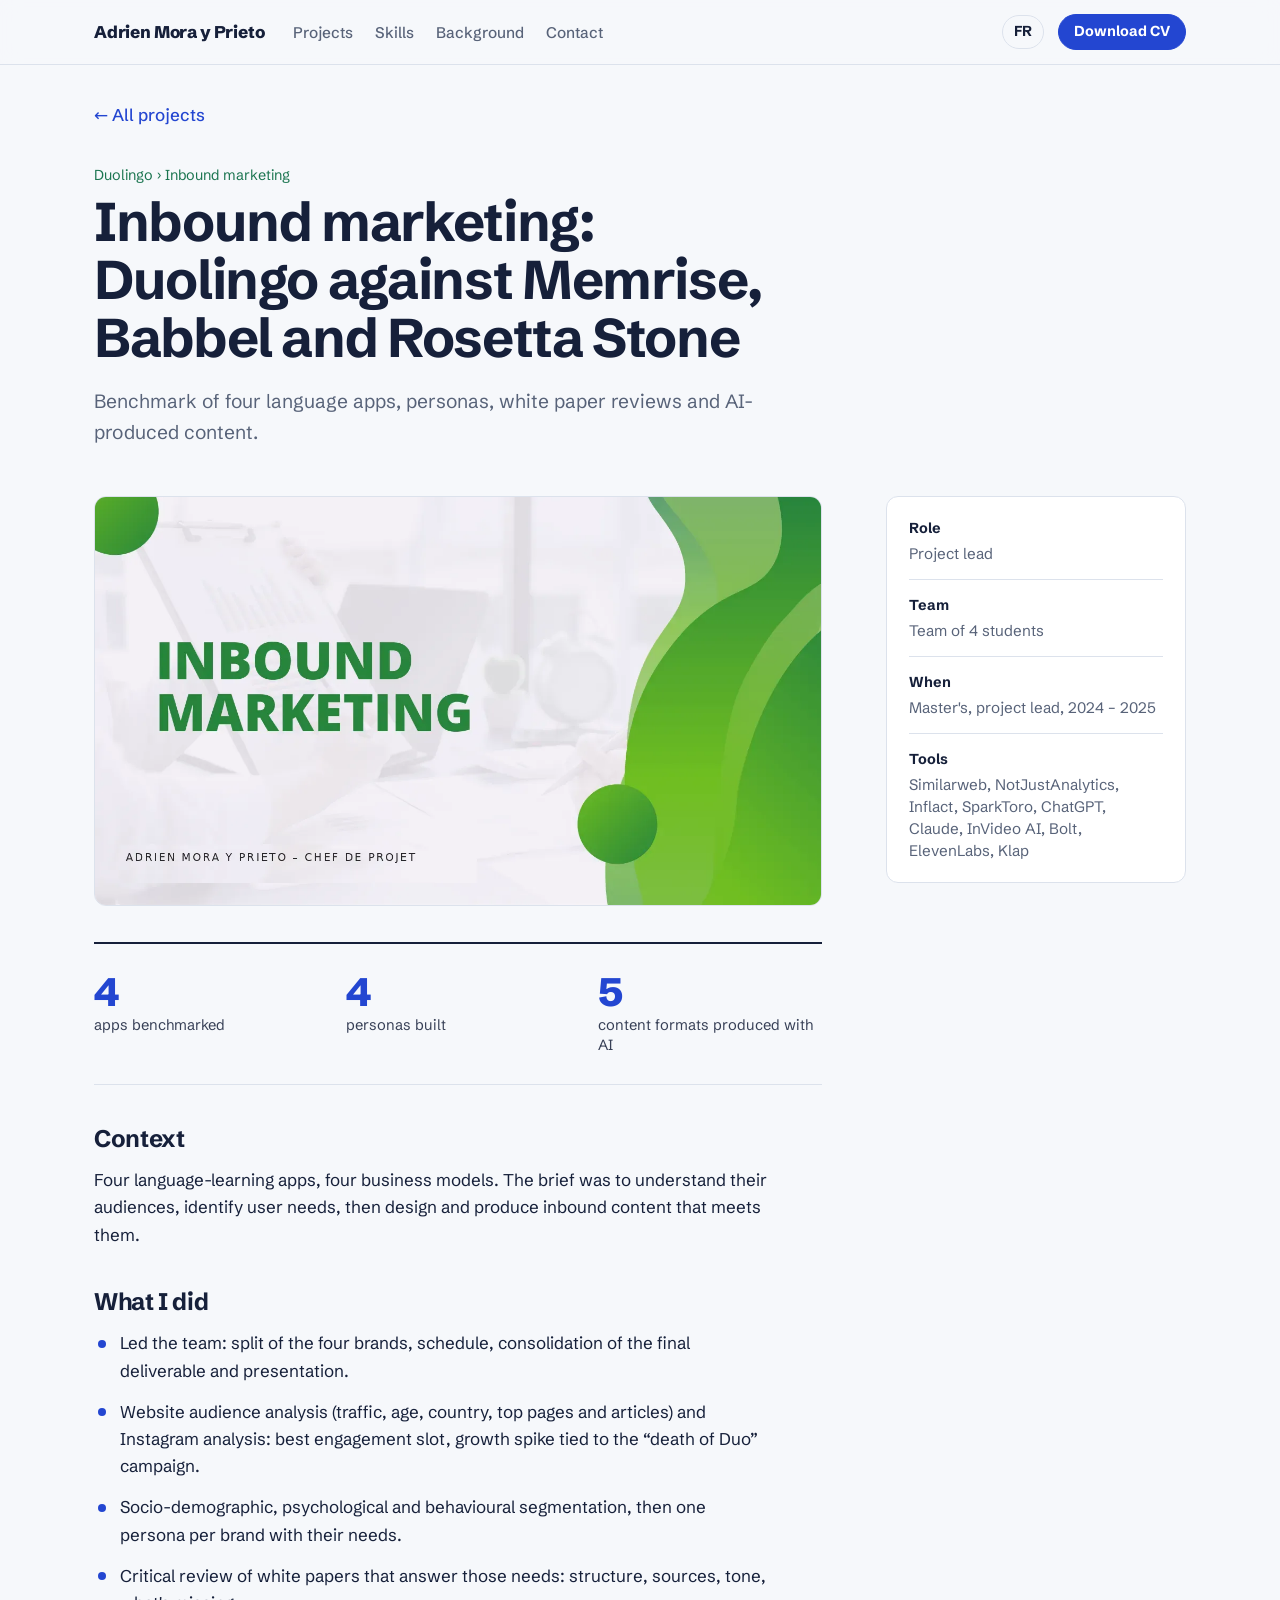
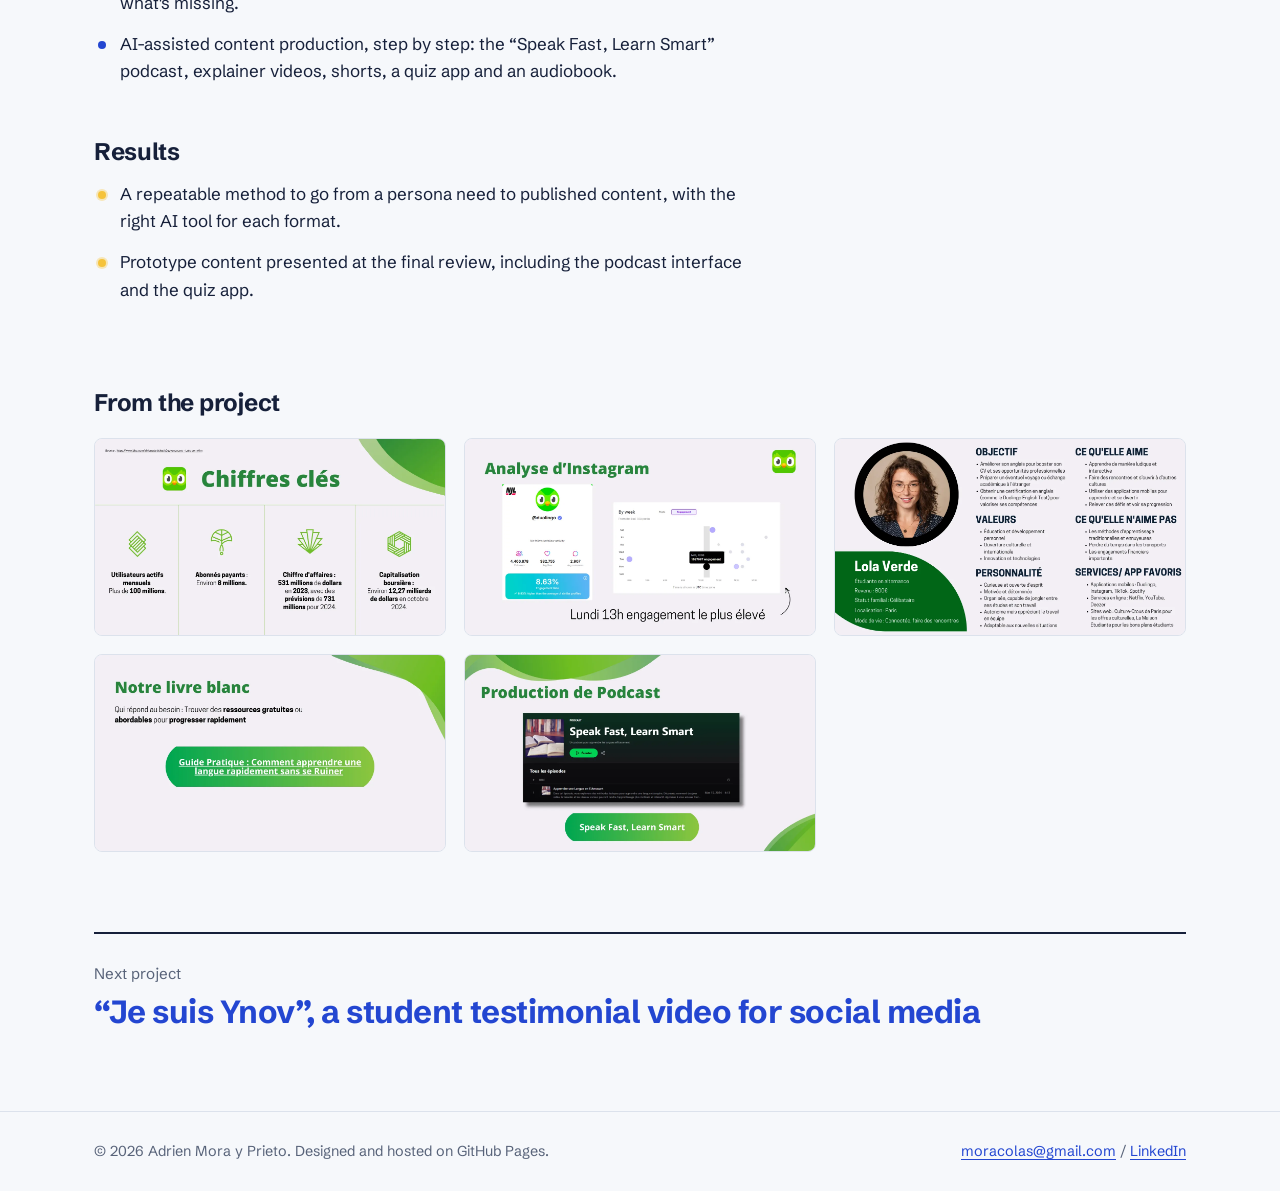
<file: en/projects/duolingo.html>
<!doctype html>
<html lang="en">
<head>
<meta charset="utf-8">
<meta name="viewport" content="width=device-width, initial-scale=1">
<title>Inbound marketing: Duolingo against Memrise, Babbel and Rosetta Stone · Adrien Mora y Prieto</title>
<meta name="description" content="Benchmark of four language apps, personas, white paper reviews and AI-produced content.">
<link rel="canonical" href="https://adrienmora.fr/en/projects/duolingo.html">
<link rel="alternate" hreflang="fr" href="https://adrienmora.fr/projets/duolingo.html">
<link rel="alternate" hreflang="en" href="https://adrienmora.fr/en/projects/duolingo.html">
<link rel="alternate" hreflang="x-default" href="https://adrienmora.fr/projets/duolingo.html">
<meta property="og:type" content="website">
<meta property="og:title" content="Inbound marketing: Duolingo against Memrise, Babbel and Rosetta Stone · Adrien Mora y Prieto">
<meta property="og:description" content="Benchmark of four language apps, personas, white paper reviews and AI-produced content.">
<meta property="og:url" content="https://adrienmora.fr/en/projects/duolingo.html">
<meta property="og:image" content="https://adrienmora.fr/assets/img/duolingo-1.webp">
<meta property="og:locale" content="en_GB">
<meta name="twitter:card" content="summary_large_image">
<meta name="theme-color" content="#F6F8FB" media="(prefers-color-scheme: light)">
<meta name="theme-color" content="#0E1424" media="(prefers-color-scheme: dark)">
<link rel="icon" href="../../assets/img/favicon.svg" type="image/svg+xml">
<link rel="preload" href="../../assets/fonts/schibsted-grotesk-latin-wght-normal.woff2" as="font" type="font/woff2" crossorigin>
<link rel="stylesheet" href="../../assets/css/style.css">
<script src="../../assets/js/main.js" defer></script>
</head>
<body><a class="skip" href="#main">Skip to content</a>
<header class="site-head">
  <div class="wrap head-row">
    <a class="brand" href="../../en/index.html">Adrien Mora y Prieto</a>
    <nav aria-label="Main navigation"><ul class="nav"><li><a href="../../en/index.html#projects">Projects</a></li><li><a href="../../en/index.html#skills">Skills</a></li><li><a href="../../en/index.html#background">Background</a></li><li><a href="../../en/index.html#contact">Contact</a></li></ul></nav>
    <div class="head-actions">
      <a class="lang" href="../../projets/duolingo.html" hreflang="fr" lang="fr" title="Français">FR</a>
      <a class="btn btn-small" href="../../assets/cv/Adrien-Mora-y-Prieto-CV.pdf" download>Download CV</a>
    </div>
  </div>
</header>
<main id="main" class="proj">
  <div class="wrap">
    <p class="back"><a href="../../en/index.html#projects">← All projects</a></p>
    <header class="proj-head">
      <p class="crumb">Duolingo › Inbound marketing</p>
      <h1>Inbound marketing: Duolingo against Memrise, Babbel and Rosetta Stone</h1>
      <p class="lede">Benchmark of four language apps, personas, white paper reviews and AI-produced content.</p>
    </header>
    <div class="proj-grid">
      <div class="proj-main">
        <figure class="proj-cover"><img src="../../assets/img/duolingo-1.webp" alt="" width="1368" height="770"></figure>
        <ul class="stats"><li><span class="stat-n">4</span><span class="stat-l">apps benchmarked</span></li><li><span class="stat-n">4</span><span class="stat-l">personas built</span></li><li><span class="stat-n">5</span><span class="stat-l">content formats produced with AI</span></li></ul>
        <h2>Context</h2><p>Four language-learning apps, four business models. The brief was to understand their audiences, identify user needs, then design and produce inbound content that meets them.</p>
        <h2>What I did</h2><ul class="did"><li>Led the team: split of the four brands, schedule, consolidation of the final deliverable and presentation.</li><li>Website audience analysis (traffic, age, country, top pages and articles) and Instagram analysis: best engagement slot, growth spike tied to the “death of Duo” campaign.</li><li>Socio-demographic, psychological and behavioural segmentation, then one persona per brand with their needs.</li><li>Critical review of white papers that answer those needs: structure, sources, tone, what&#x27;s missing.</li><li>AI-assisted content production, step by step: the “Speak Fast, Learn Smart” podcast, explainer videos, shorts, a quiz app and an audiobook.</li></ul>
        <h2>Results</h2><ul class="did res"><li>A repeatable method to go from a persona need to published content, with the right AI tool for each format.</li><li>Prototype content presented at the final review, including the podcast interface and the quiz app.</li></ul>
      </div>
      <aside class="proj-facts"><dl><div><dt>Role</dt><dd>Project lead</dd></div><div><dt>Team</dt><dd>Team of 4 students</dd></div><div><dt>When</dt><dd>Master&#x27;s, project lead, 2024 – 2025</dd></div><div><dt>Tools</dt><dd>Similarweb, NotJustAnalytics, Inflact, SparkToro, ChatGPT, Claude, InVideo AI, Bolt, ElevenLabs, Klap</dd></div></dl></aside>
    </div>
    <section class="gallery-wrap" aria-labelledby="h-gal"><h2 id="h-gal">From the project</h2><ul class="gallery"><li><button class="shot" type="button" data-full="../../assets/img/duolingo-2.webp" aria-label="Enlarge image"><img src="../../assets/img/duolingo-2.webp" alt="" loading="lazy" width="1368" height="770"></button></li><li><button class="shot" type="button" data-full="../../assets/img/duolingo-3.webp" aria-label="Enlarge image"><img src="../../assets/img/duolingo-3.webp" alt="" loading="lazy" width="1368" height="770"></button></li><li><button class="shot" type="button" data-full="../../assets/img/duolingo-4.webp" aria-label="Enlarge image"><img src="../../assets/img/duolingo-4.webp" alt="" loading="lazy" width="1368" height="770"></button></li><li><button class="shot" type="button" data-full="../../assets/img/duolingo-5.webp" aria-label="Enlarge image"><img src="../../assets/img/duolingo-5.webp" alt="" loading="lazy" width="1368" height="770"></button></li><li><button class="shot" type="button" data-full="../../assets/img/duolingo-6.webp" aria-label="Enlarge image"><img src="../../assets/img/duolingo-6.webp" alt="" loading="lazy" width="1368" height="770"></button></li></ul></section>
    <nav class="next" aria-label="Next project">
      <p>Next project</p>
      <a href="../../en/projects/je-suis-ynov.html">“Je suis Ynov”, a student testimonial video for social media</a>
    </nav>
  </div>
</main>
<footer class="site-foot">
  <div class="wrap foot-row">
    <p>© 2026 Adrien Mora y Prieto. Designed and hosted on GitHub Pages.</p>
    <p><a href="mailto:moracolas@gmail.com">moracolas@gmail.com</a> <span aria-hidden="true">/</span> <a href="https://www.linkedin.com/in/adrien-mora-y-prieto/" rel="me noopener" target="_blank">LinkedIn</a></p>
  </div>
</footer>
<dialog class="lightbox" aria-label="Enlarge image">
  <button class="lb-close" type="button" aria-label="Close">×</button>
  <img alt="">
</dialog>
</body>
</html>
</file>
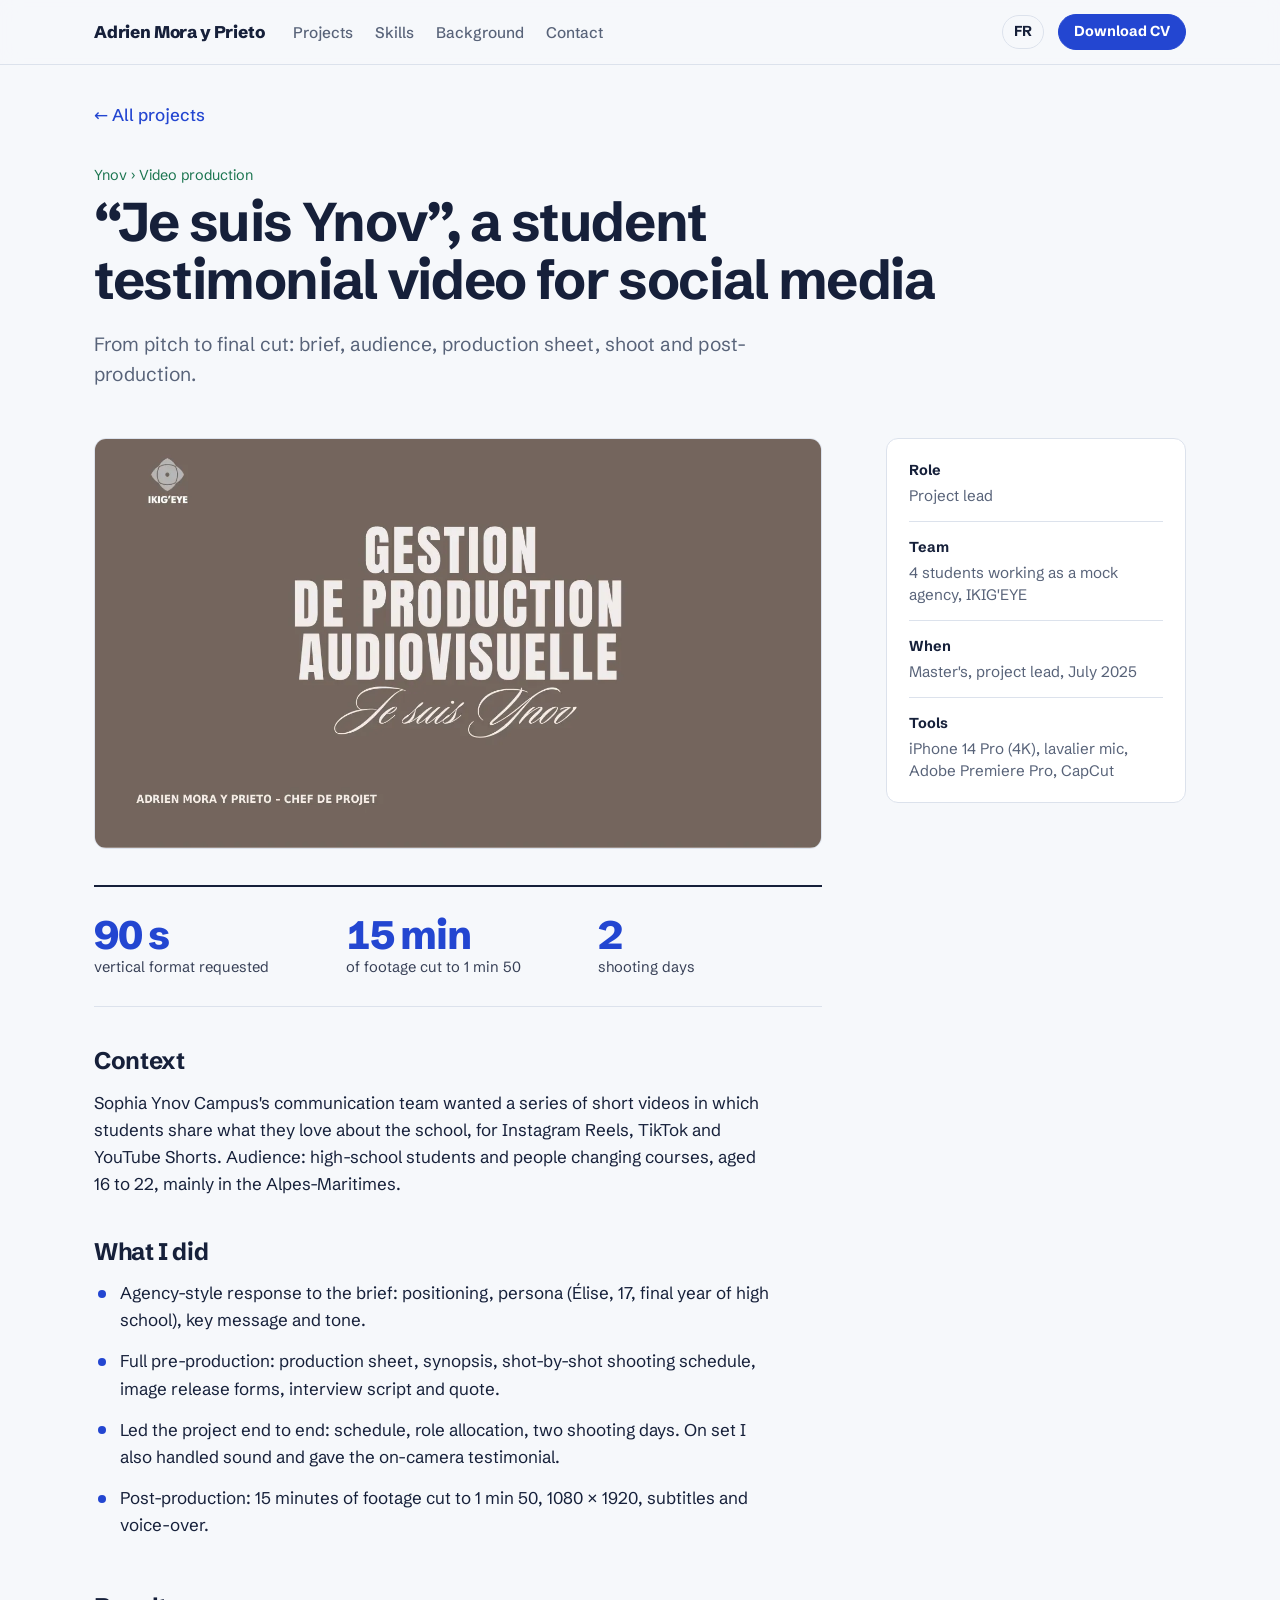
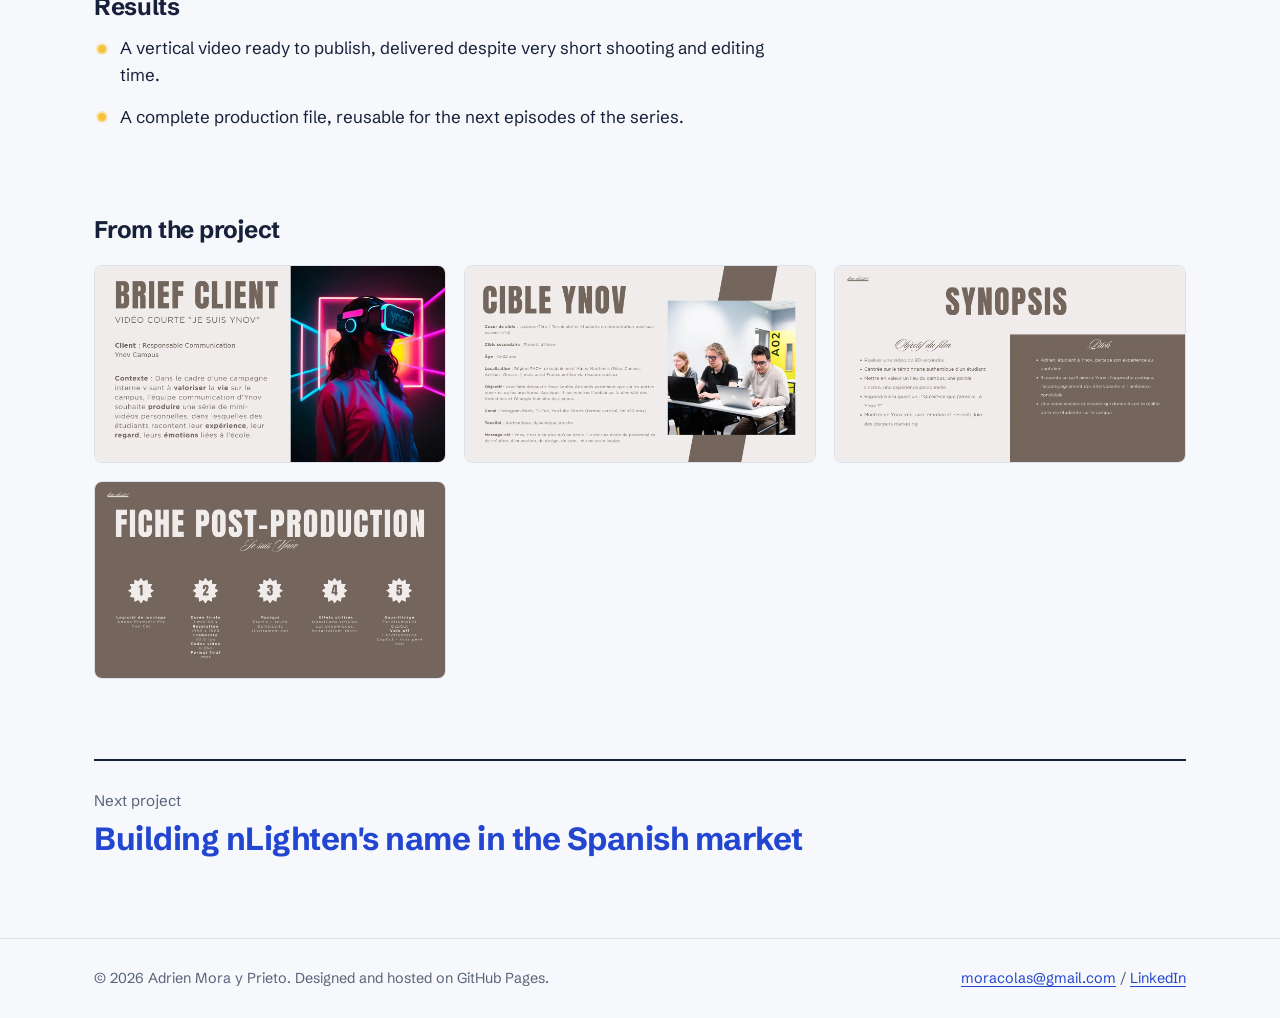
<file: en/projects/je-suis-ynov.html>
<!doctype html>
<html lang="en">
<head>
<meta charset="utf-8">
<meta name="viewport" content="width=device-width, initial-scale=1">
<title>“Je suis Ynov”, a student testimonial video for social media · Adrien Mora y Prieto</title>
<meta name="description" content="From pitch to final cut: brief, audience, production sheet, shoot and post-production.">
<link rel="canonical" href="https://adrienmora.fr/en/projects/je-suis-ynov.html">
<link rel="alternate" hreflang="fr" href="https://adrienmora.fr/projets/je-suis-ynov.html">
<link rel="alternate" hreflang="en" href="https://adrienmora.fr/en/projects/je-suis-ynov.html">
<link rel="alternate" hreflang="x-default" href="https://adrienmora.fr/projets/je-suis-ynov.html">
<meta property="og:type" content="website">
<meta property="og:title" content="“Je suis Ynov”, a student testimonial video for social media · Adrien Mora y Prieto">
<meta property="og:description" content="From pitch to final cut: brief, audience, production sheet, shoot and post-production.">
<meta property="og:url" content="https://adrienmora.fr/en/projects/je-suis-ynov.html">
<meta property="og:image" content="https://adrienmora.fr/assets/img/ynov-1.webp">
<meta property="og:locale" content="en_GB">
<meta name="twitter:card" content="summary_large_image">
<meta name="theme-color" content="#F6F8FB" media="(prefers-color-scheme: light)">
<meta name="theme-color" content="#0E1424" media="(prefers-color-scheme: dark)">
<link rel="icon" href="../../assets/img/favicon.svg" type="image/svg+xml">
<link rel="preload" href="../../assets/fonts/schibsted-grotesk-latin-wght-normal.woff2" as="font" type="font/woff2" crossorigin>
<link rel="stylesheet" href="../../assets/css/style.css">
<script src="../../assets/js/main.js" defer></script>
</head>
<body><a class="skip" href="#main">Skip to content</a>
<header class="site-head">
  <div class="wrap head-row">
    <a class="brand" href="../../en/index.html">Adrien Mora y Prieto</a>
    <nav aria-label="Main navigation"><ul class="nav"><li><a href="../../en/index.html#projects">Projects</a></li><li><a href="../../en/index.html#skills">Skills</a></li><li><a href="../../en/index.html#background">Background</a></li><li><a href="../../en/index.html#contact">Contact</a></li></ul></nav>
    <div class="head-actions">
      <a class="lang" href="../../projets/je-suis-ynov.html" hreflang="fr" lang="fr" title="Français">FR</a>
      <a class="btn btn-small" href="../../assets/cv/Adrien-Mora-y-Prieto-CV.pdf" download>Download CV</a>
    </div>
  </div>
</header>
<main id="main" class="proj">
  <div class="wrap">
    <p class="back"><a href="../../en/index.html#projects">← All projects</a></p>
    <header class="proj-head">
      <p class="crumb">Ynov › Video production</p>
      <h1>“Je suis Ynov”, a student testimonial video for social media</h1>
      <p class="lede">From pitch to final cut: brief, audience, production sheet, shoot and post-production.</p>
    </header>
    <div class="proj-grid">
      <div class="proj-main">
        <figure class="proj-cover"><img src="../../assets/img/ynov-1.webp" alt="" width="1368" height="770"></figure>
        <ul class="stats"><li><span class="stat-n">90 s</span><span class="stat-l">vertical format requested</span></li><li><span class="stat-n">15 min</span><span class="stat-l">of footage cut to 1 min 50</span></li><li><span class="stat-n">2</span><span class="stat-l">shooting days</span></li></ul>
        <h2>Context</h2><p>Sophia Ynov Campus&#x27;s communication team wanted a series of short videos in which students share what they love about the school, for Instagram Reels, TikTok and YouTube Shorts. Audience: high-school students and people changing courses, aged 16 to 22, mainly in the Alpes-Maritimes.</p>
        <h2>What I did</h2><ul class="did"><li>Agency-style response to the brief: positioning, persona (Élise, 17, final year of high school), key message and tone.</li><li>Full pre-production: production sheet, synopsis, shot-by-shot shooting schedule, image release forms, interview script and quote.</li><li>Led the project end to end: schedule, role allocation, two shooting days. On set I also handled sound and gave the on-camera testimonial.</li><li>Post-production: 15 minutes of footage cut to 1 min 50, 1080 × 1920, subtitles and voice-over.</li></ul>
        <h2>Results</h2><ul class="did res"><li>A vertical video ready to publish, delivered despite very short shooting and editing time.</li><li>A complete production file, reusable for the next episodes of the series.</li></ul>
      </div>
      <aside class="proj-facts"><dl><div><dt>Role</dt><dd>Project lead</dd></div><div><dt>Team</dt><dd>4 students working as a mock agency, IKIG&#x27;EYE</dd></div><div><dt>When</dt><dd>Master&#x27;s, project lead, July 2025</dd></div><div><dt>Tools</dt><dd>iPhone 14 Pro (4K), lavalier mic, Adobe Premiere Pro, CapCut</dd></div></dl></aside>
    </div>
    <section class="gallery-wrap" aria-labelledby="h-gal"><h2 id="h-gal">From the project</h2><ul class="gallery"><li><button class="shot" type="button" data-full="../../assets/img/ynov-2.webp" aria-label="Enlarge image"><img src="../../assets/img/ynov-2.webp" alt="" loading="lazy" width="1368" height="770"></button></li><li><button class="shot" type="button" data-full="../../assets/img/ynov-3.webp" aria-label="Enlarge image"><img src="../../assets/img/ynov-3.webp" alt="" loading="lazy" width="1368" height="770"></button></li><li><button class="shot" type="button" data-full="../../assets/img/ynov-5.webp" aria-label="Enlarge image"><img src="../../assets/img/ynov-5.webp" alt="" loading="lazy" width="1368" height="770"></button></li><li><button class="shot" type="button" data-full="../../assets/img/ynov-6.webp" aria-label="Enlarge image"><img src="../../assets/img/ynov-6.webp" alt="" loading="lazy" width="1368" height="770"></button></li></ul></section>
    <nav class="next" aria-label="Next project">
      <p>Next project</p>
      <a href="../../en/projects/nlighten.html">Building nLighten&#x27;s name in the Spanish market</a>
    </nav>
  </div>
</main>
<footer class="site-foot">
  <div class="wrap foot-row">
    <p>© 2026 Adrien Mora y Prieto. Designed and hosted on GitHub Pages.</p>
    <p><a href="mailto:moracolas@gmail.com">moracolas@gmail.com</a> <span aria-hidden="true">/</span> <a href="https://www.linkedin.com/in/adrien-mora-y-prieto/" rel="me noopener" target="_blank">LinkedIn</a></p>
  </div>
</footer>
<dialog class="lightbox" aria-label="Enlarge image">
  <button class="lb-close" type="button" aria-label="Close">×</button>
  <img alt="">
</dialog>
</body>
</html>
</file>
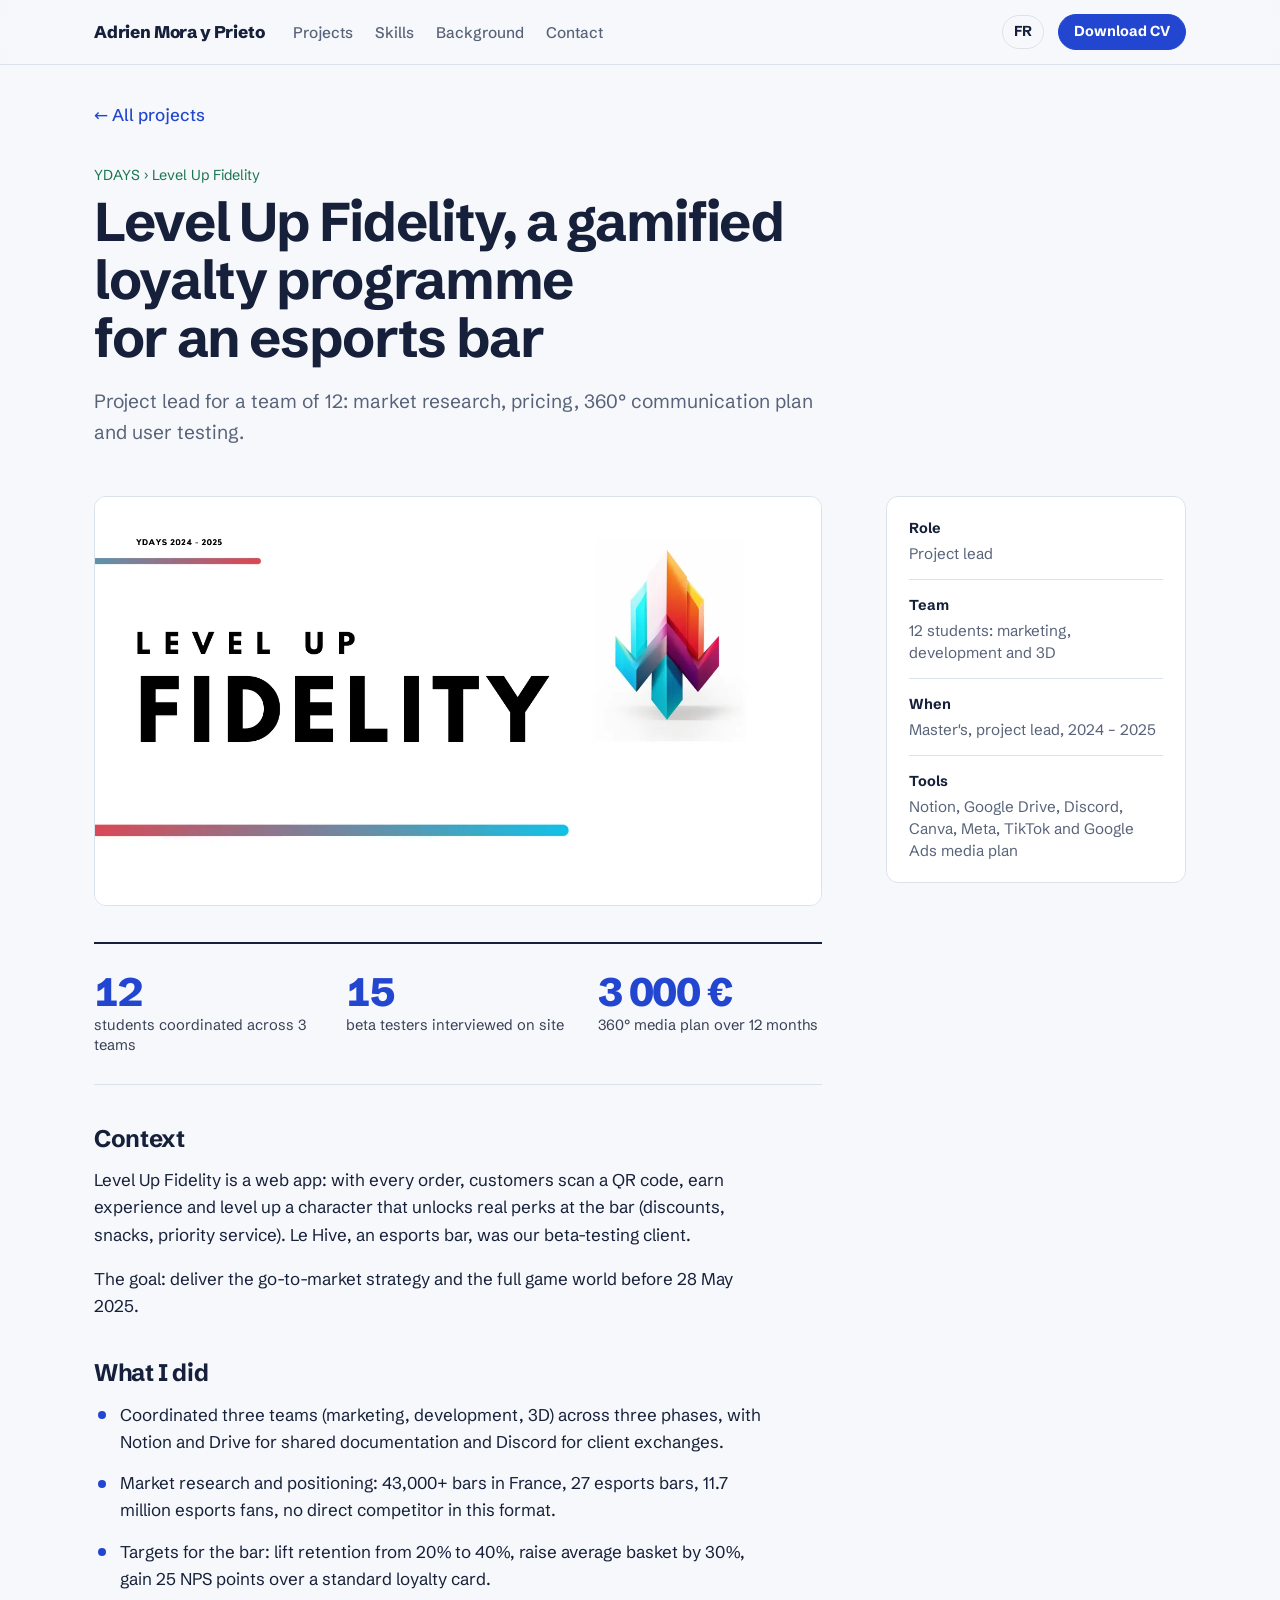
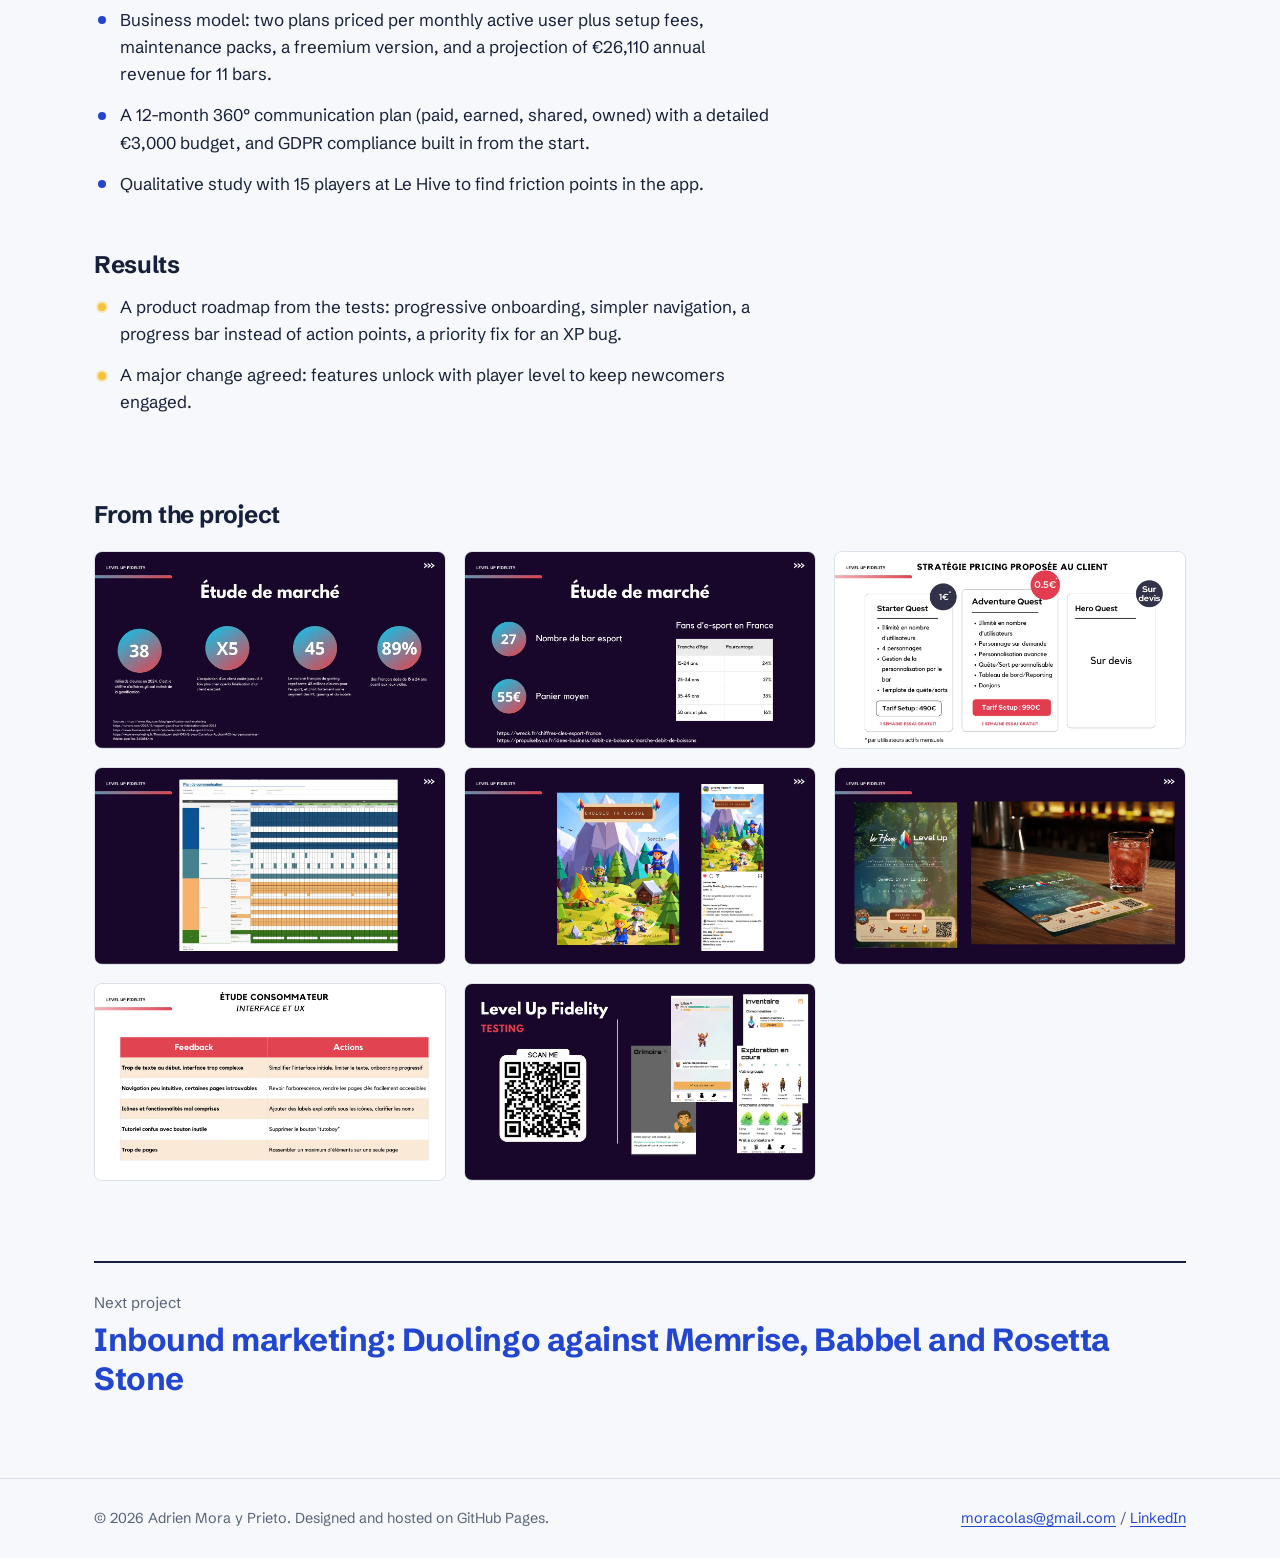
<file: en/projects/level-up-fidelity.html>
<!doctype html>
<html lang="en">
<head>
<meta charset="utf-8">
<meta name="viewport" content="width=device-width, initial-scale=1">
<title>Level Up Fidelity, a gamified loyalty programme for an esports bar · Adrien Mora y Prieto</title>
<meta name="description" content="Project lead for a team of 12: market research, pricing, 360° communication plan and user testing.">
<link rel="canonical" href="https://adrienmora.fr/en/projects/level-up-fidelity.html">
<link rel="alternate" hreflang="fr" href="https://adrienmora.fr/projets/level-up-fidelity.html">
<link rel="alternate" hreflang="en" href="https://adrienmora.fr/en/projects/level-up-fidelity.html">
<link rel="alternate" hreflang="x-default" href="https://adrienmora.fr/projets/level-up-fidelity.html">
<meta property="og:type" content="website">
<meta property="og:title" content="Level Up Fidelity, a gamified loyalty programme for an esports bar · Adrien Mora y Prieto">
<meta property="og:description" content="Project lead for a team of 12: market research, pricing, 360° communication plan and user testing.">
<meta property="og:url" content="https://adrienmora.fr/en/projects/level-up-fidelity.html">
<meta property="og:image" content="https://adrienmora.fr/assets/img/levelup-1.webp">
<meta property="og:locale" content="en_GB">
<meta name="twitter:card" content="summary_large_image">
<meta name="theme-color" content="#F6F8FB" media="(prefers-color-scheme: light)">
<meta name="theme-color" content="#0E1424" media="(prefers-color-scheme: dark)">
<link rel="icon" href="../../assets/img/favicon.svg" type="image/svg+xml">
<link rel="preload" href="../../assets/fonts/schibsted-grotesk-latin-wght-normal.woff2" as="font" type="font/woff2" crossorigin>
<link rel="stylesheet" href="../../assets/css/style.css">
<script src="../../assets/js/main.js" defer></script>
</head>
<body><a class="skip" href="#main">Skip to content</a>
<header class="site-head">
  <div class="wrap head-row">
    <a class="brand" href="../../en/index.html">Adrien Mora y Prieto</a>
    <nav aria-label="Main navigation"><ul class="nav"><li><a href="../../en/index.html#projects">Projects</a></li><li><a href="../../en/index.html#skills">Skills</a></li><li><a href="../../en/index.html#background">Background</a></li><li><a href="../../en/index.html#contact">Contact</a></li></ul></nav>
    <div class="head-actions">
      <a class="lang" href="../../projets/level-up-fidelity.html" hreflang="fr" lang="fr" title="Français">FR</a>
      <a class="btn btn-small" href="../../assets/cv/Adrien-Mora-y-Prieto-CV.pdf" download>Download CV</a>
    </div>
  </div>
</header>
<main id="main" class="proj">
  <div class="wrap">
    <p class="back"><a href="../../en/index.html#projects">← All projects</a></p>
    <header class="proj-head">
      <p class="crumb">YDAYS › Level Up Fidelity</p>
      <h1>Level Up Fidelity, a gamified loyalty programme for an esports bar</h1>
      <p class="lede">Project lead for a team of 12: market research, pricing, 360° communication plan and user testing.</p>
    </header>
    <div class="proj-grid">
      <div class="proj-main">
        <figure class="proj-cover"><img src="../../assets/img/levelup-1.webp" alt="" width="1368" height="770"></figure>
        <ul class="stats"><li><span class="stat-n">12</span><span class="stat-l">students coordinated across 3 teams</span></li><li><span class="stat-n">15</span><span class="stat-l">beta testers interviewed on site</span></li><li><span class="stat-n">3 000 €</span><span class="stat-l">360° media plan over 12 months</span></li></ul>
        <h2>Context</h2><p>Level Up Fidelity is a web app: with every order, customers scan a QR code, earn experience and level up a character that unlocks real perks at the bar (discounts, snacks, priority service). Le Hive, an esports bar, was our beta-testing client.</p><p>The goal: deliver the go-to-market strategy and the full game world before 28 May 2025.</p>
        <h2>What I did</h2><ul class="did"><li>Coordinated three teams (marketing, development, 3D) across three phases, with Notion and Drive for shared documentation and Discord for client exchanges.</li><li>Market research and positioning: 43,000+ bars in France, 27 esports bars, 11.7 million esports fans, no direct competitor in this format.</li><li>Targets for the bar: lift retention from 20% to 40%, raise average basket by 30%, gain 25 NPS points over a standard loyalty card.</li><li>Business model: two plans priced per monthly active user plus setup fees, maintenance packs, a freemium version, and a projection of €26,110 annual revenue for 11 bars.</li><li>A 12-month 360° communication plan (paid, earned, shared, owned) with a detailed €3,000 budget, and GDPR compliance built in from the start.</li><li>Qualitative study with 15 players at Le Hive to find friction points in the app.</li></ul>
        <h2>Results</h2><ul class="did res"><li>A product roadmap from the tests: progressive onboarding, simpler navigation, a progress bar instead of action points, a priority fix for an XP bug.</li><li>A major change agreed: features unlock with player level to keep newcomers engaged.</li></ul>
      </div>
      <aside class="proj-facts"><dl><div><dt>Role</dt><dd>Project lead</dd></div><div><dt>Team</dt><dd>12 students: marketing, development and 3D</dd></div><div><dt>When</dt><dd>Master&#x27;s, project lead, 2024 – 2025</dd></div><div><dt>Tools</dt><dd>Notion, Google Drive, Discord, Canva, Meta, TikTok and Google Ads media plan</dd></div></dl></aside>
    </div>
    <section class="gallery-wrap" aria-labelledby="h-gal"><h2 id="h-gal">From the project</h2><ul class="gallery"><li><button class="shot" type="button" data-full="../../assets/img/levelup-2.webp" aria-label="Enlarge image"><img src="../../assets/img/levelup-2.webp" alt="" loading="lazy" width="1368" height="770"></button></li><li><button class="shot" type="button" data-full="../../assets/img/levelup-3.webp" aria-label="Enlarge image"><img src="../../assets/img/levelup-3.webp" alt="" loading="lazy" width="1368" height="770"></button></li><li><button class="shot" type="button" data-full="../../assets/img/levelup-4.webp" aria-label="Enlarge image"><img src="../../assets/img/levelup-4.webp" alt="" loading="lazy" width="1368" height="770"></button></li><li><button class="shot" type="button" data-full="../../assets/img/levelup-5.webp" aria-label="Enlarge image"><img src="../../assets/img/levelup-5.webp" alt="" loading="lazy" width="1368" height="770"></button></li><li><button class="shot" type="button" data-full="../../assets/img/levelup-6.webp" aria-label="Enlarge image"><img src="../../assets/img/levelup-6.webp" alt="" loading="lazy" width="1368" height="770"></button></li><li><button class="shot" type="button" data-full="../../assets/img/levelup-7.webp" aria-label="Enlarge image"><img src="../../assets/img/levelup-7.webp" alt="" loading="lazy" width="1368" height="770"></button></li><li><button class="shot" type="button" data-full="../../assets/img/levelup-8.webp" aria-label="Enlarge image"><img src="../../assets/img/levelup-8.webp" alt="" loading="lazy" width="1368" height="770"></button></li><li><button class="shot" type="button" data-full="../../assets/img/levelup-9.webp" aria-label="Enlarge image"><img src="../../assets/img/levelup-9.webp" alt="" loading="lazy" width="1368" height="770"></button></li></ul></section>
    <nav class="next" aria-label="Next project">
      <p>Next project</p>
      <a href="../../en/projects/duolingo.html">Inbound marketing: Duolingo against Memrise, Babbel and Rosetta Stone</a>
    </nav>
  </div>
</main>
<footer class="site-foot">
  <div class="wrap foot-row">
    <p>© 2026 Adrien Mora y Prieto. Designed and hosted on GitHub Pages.</p>
    <p><a href="mailto:moracolas@gmail.com">moracolas@gmail.com</a> <span aria-hidden="true">/</span> <a href="https://www.linkedin.com/in/adrien-mora-y-prieto/" rel="me noopener" target="_blank">LinkedIn</a></p>
  </div>
</footer>
<dialog class="lightbox" aria-label="Enlarge image">
  <button class="lb-close" type="button" aria-label="Close">×</button>
  <img alt="">
</dialog>
</body>
</html>
</file>
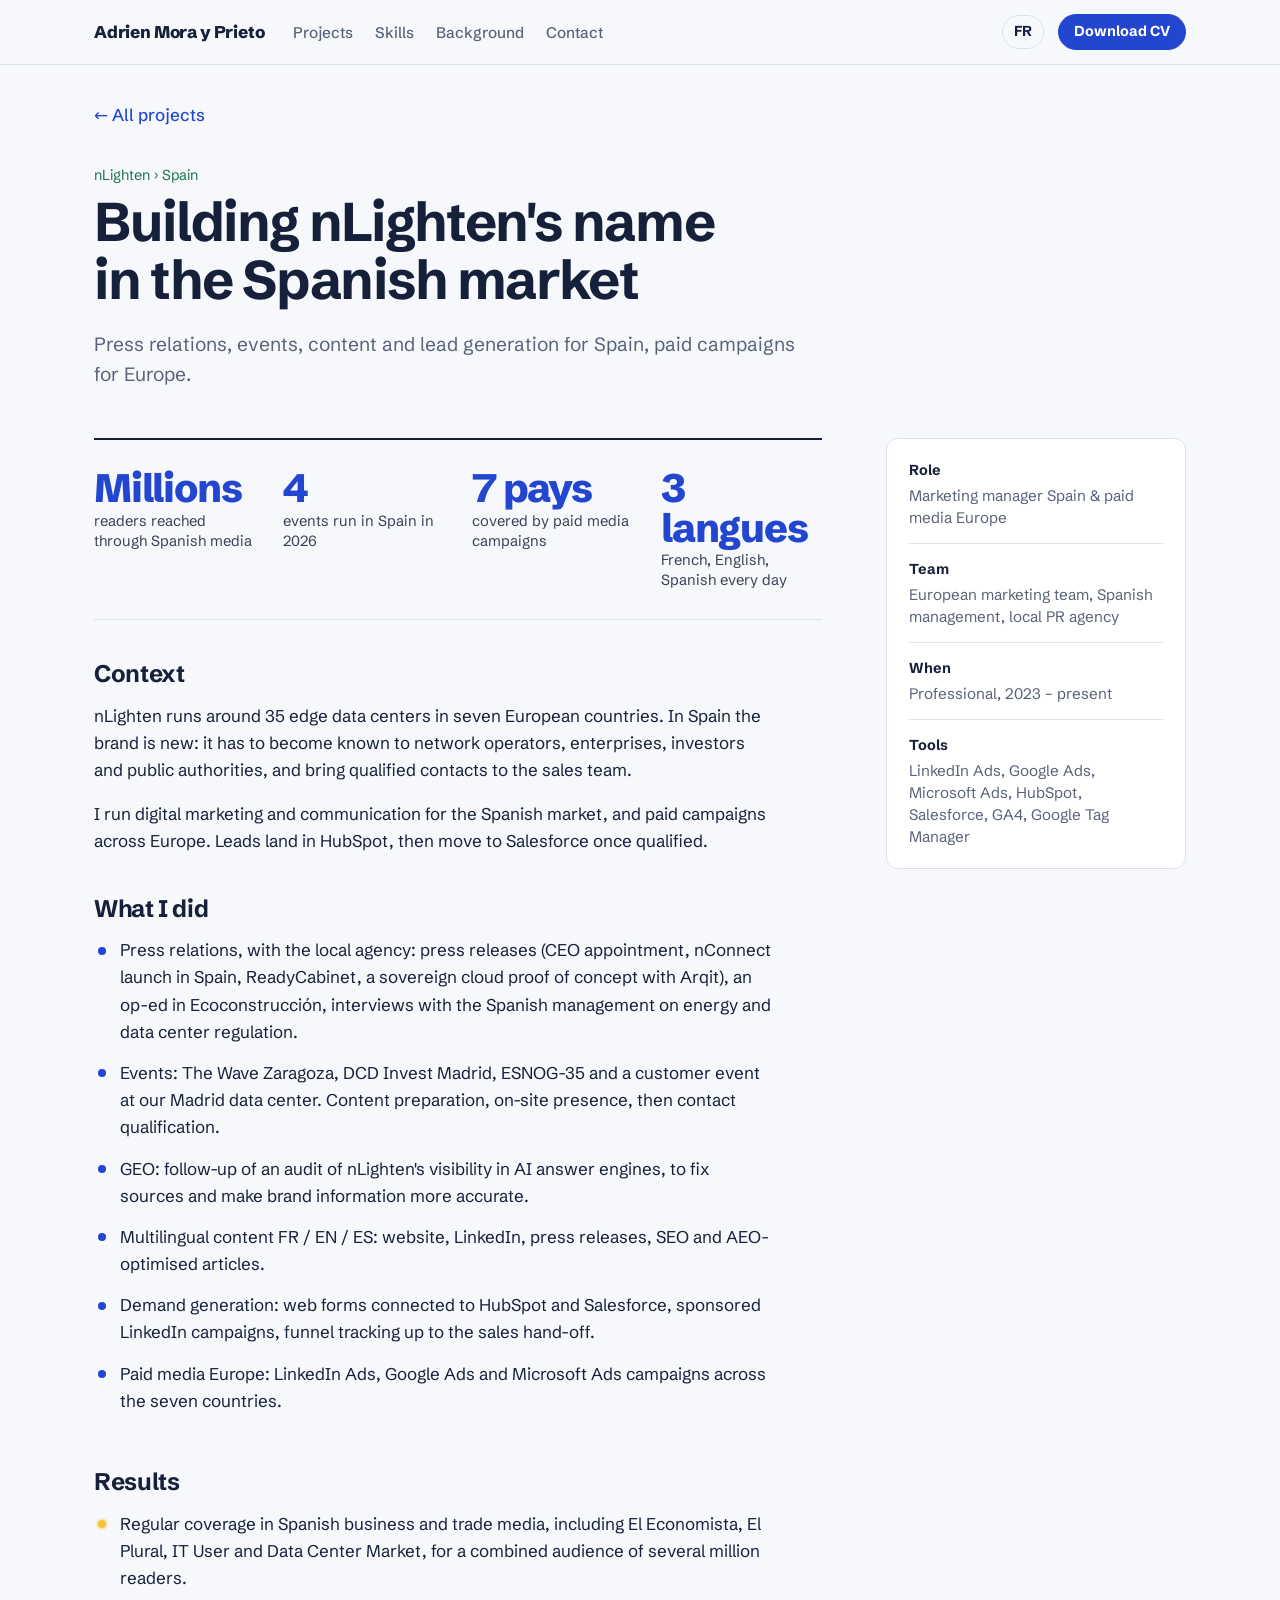
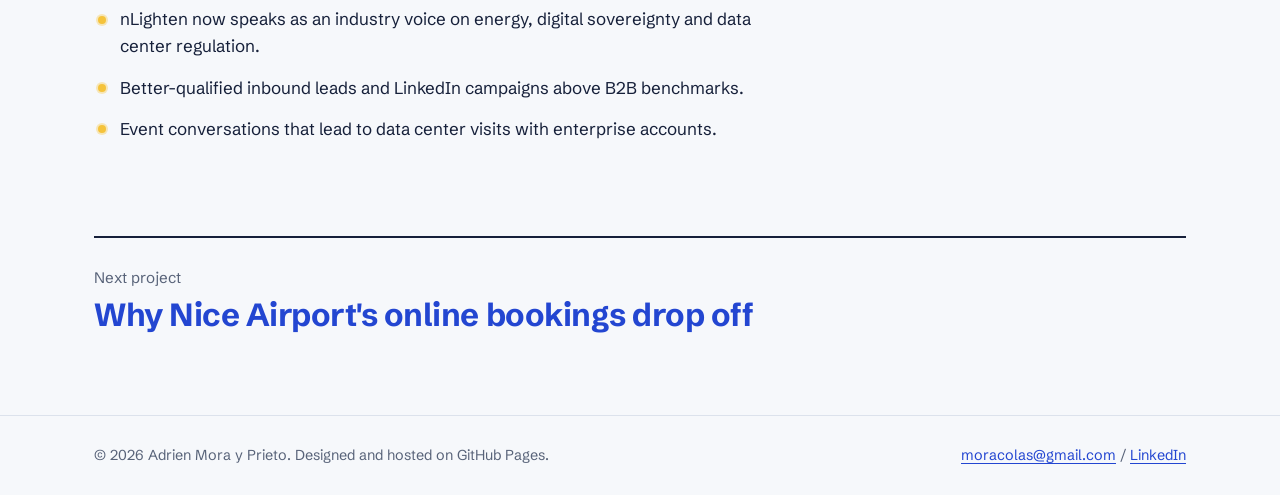
<file: en/projects/nlighten.html>
<!doctype html>
<html lang="en">
<head>
<meta charset="utf-8">
<meta name="viewport" content="width=device-width, initial-scale=1">
<title>Building nLighten&#x27;s name in the Spanish market · Adrien Mora y Prieto</title>
<meta name="description" content="Press relations, events, content and lead generation for Spain, paid campaigns for Europe.">
<link rel="canonical" href="https://adrienmora.fr/en/projects/nlighten.html">
<link rel="alternate" hreflang="fr" href="https://adrienmora.fr/projets/nlighten.html">
<link rel="alternate" hreflang="en" href="https://adrienmora.fr/en/projects/nlighten.html">
<link rel="alternate" hreflang="x-default" href="https://adrienmora.fr/projets/nlighten.html">
<meta property="og:type" content="website">
<meta property="og:title" content="Building nLighten&#x27;s name in the Spanish market · Adrien Mora y Prieto">
<meta property="og:description" content="Press relations, events, content and lead generation for Spain, paid campaigns for Europe.">
<meta property="og:url" content="https://adrienmora.fr/en/projects/nlighten.html">
<meta property="og:image" content="https://adrienmora.fr/assets/img/og.jpg">
<meta property="og:locale" content="en_GB">
<meta name="twitter:card" content="summary_large_image">
<meta name="theme-color" content="#F6F8FB" media="(prefers-color-scheme: light)">
<meta name="theme-color" content="#0E1424" media="(prefers-color-scheme: dark)">
<link rel="icon" href="../../assets/img/favicon.svg" type="image/svg+xml">
<link rel="preload" href="../../assets/fonts/schibsted-grotesk-latin-wght-normal.woff2" as="font" type="font/woff2" crossorigin>
<link rel="stylesheet" href="../../assets/css/style.css">
<script src="../../assets/js/main.js" defer></script>
</head>
<body><a class="skip" href="#main">Skip to content</a>
<header class="site-head">
  <div class="wrap head-row">
    <a class="brand" href="../../en/index.html">Adrien Mora y Prieto</a>
    <nav aria-label="Main navigation"><ul class="nav"><li><a href="../../en/index.html#projects">Projects</a></li><li><a href="../../en/index.html#skills">Skills</a></li><li><a href="../../en/index.html#background">Background</a></li><li><a href="../../en/index.html#contact">Contact</a></li></ul></nav>
    <div class="head-actions">
      <a class="lang" href="../../projets/nlighten.html" hreflang="fr" lang="fr" title="Français">FR</a>
      <a class="btn btn-small" href="../../assets/cv/Adrien-Mora-y-Prieto-CV.pdf" download>Download CV</a>
    </div>
  </div>
</header>
<main id="main" class="proj">
  <div class="wrap">
    <p class="back"><a href="../../en/index.html#projects">← All projects</a></p>
    <header class="proj-head">
      <p class="crumb">nLighten › Spain</p>
      <h1>Building nLighten&#x27;s name in the Spanish market</h1>
      <p class="lede">Press relations, events, content and lead generation for Spain, paid campaigns for Europe.</p>
    </header>
    <div class="proj-grid">
      <div class="proj-main">
        
        <ul class="stats"><li><span class="stat-n">Millions</span><span class="stat-l">readers reached through Spanish media</span></li><li><span class="stat-n">4</span><span class="stat-l">events run in Spain in 2026</span></li><li><span class="stat-n">7 pays</span><span class="stat-l">covered by paid media campaigns</span></li><li><span class="stat-n">3 langues</span><span class="stat-l">French, English, Spanish every day</span></li></ul>
        <h2>Context</h2><p>nLighten runs around 35 edge data centers in seven European countries. In Spain the brand is new: it has to become known to network operators, enterprises, investors and public authorities, and bring qualified contacts to the sales team.</p><p>I run digital marketing and communication for the Spanish market, and paid campaigns across Europe. Leads land in HubSpot, then move to Salesforce once qualified.</p>
        <h2>What I did</h2><ul class="did"><li>Press relations, with the local agency: press releases (CEO appointment, nConnect launch in Spain, ReadyCabinet, a sovereign cloud proof of concept with Arqit), an op-ed in Ecoconstrucción, interviews with the Spanish management on energy and data center regulation.</li><li>Events: The Wave Zaragoza, DCD Invest Madrid, ESNOG-35 and a customer event at our Madrid data center. Content preparation, on-site presence, then contact qualification.</li><li>GEO: follow-up of an audit of nLighten&#x27;s visibility in AI answer engines, to fix sources and make brand information more accurate.</li><li>Multilingual content FR / EN / ES: website, LinkedIn, press releases, SEO and AEO-optimised articles.</li><li>Demand generation: web forms connected to HubSpot and Salesforce, sponsored LinkedIn campaigns, funnel tracking up to the sales hand-off.</li><li>Paid media Europe: LinkedIn Ads, Google Ads and Microsoft Ads campaigns across the seven countries.</li></ul>
        <h2>Results</h2><ul class="did res"><li>Regular coverage in Spanish business and trade media, including El Economista, El Plural, IT User and Data Center Market, for a combined audience of several million readers.</li><li>nLighten now speaks as an industry voice on energy, digital sovereignty and data center regulation.</li><li>Better-qualified inbound leads and LinkedIn campaigns above B2B benchmarks.</li><li>Event conversations that lead to data center visits with enterprise accounts.</li></ul>
      </div>
      <aside class="proj-facts"><dl><div><dt>Role</dt><dd>Marketing manager Spain &amp; paid media Europe</dd></div><div><dt>Team</dt><dd>European marketing team, Spanish management, local PR agency</dd></div><div><dt>When</dt><dd>Professional, 2023 – present</dd></div><div><dt>Tools</dt><dd>LinkedIn Ads, Google Ads, Microsoft Ads, HubSpot, Salesforce, GA4, Google Tag Manager</dd></div></dl></aside>
    </div>
    
    <nav class="next" aria-label="Next project">
      <p>Next project</p>
      <a href="../../en/projects/aeroport-nice.html">Why Nice Airport&#x27;s online bookings drop off</a>
    </nav>
  </div>
</main>
<footer class="site-foot">
  <div class="wrap foot-row">
    <p>© 2026 Adrien Mora y Prieto. Designed and hosted on GitHub Pages.</p>
    <p><a href="mailto:moracolas@gmail.com">moracolas@gmail.com</a> <span aria-hidden="true">/</span> <a href="https://www.linkedin.com/in/adrien-mora-y-prieto/" rel="me noopener" target="_blank">LinkedIn</a></p>
  </div>
</footer>
<dialog class="lightbox" aria-label="Enlarge image">
  <button class="lb-close" type="button" aria-label="Close">×</button>
  <img alt="">
</dialog>
</body>
</html>
</file>
<file: assets/css/style.css>
/* Portfolio Adrien Mora y Prieto
   Concept : la page est un résultat de recherche. Un spécialiste SEO/SEA/GEO
   se présente comme le meilleur résultat pour la requête du recruteur. */

@font-face { font-family: "Schibsted Grotesk"; font-style: normal; font-display: swap; font-weight: 400 900;
  src: url("../fonts/schibsted-grotesk-latin-wght-normal.woff2") format("woff2");
  unicode-range: U+0000-00FF, U+0131, U+0152-0153, U+02BB-02BC, U+02C6, U+02DA, U+02DC, U+0304, U+0308, U+0329, U+2000-206F, U+20AC, U+2122, U+2191, U+2193, U+2212, U+2215, U+FEFF, U+FFFD; }
@font-face { font-family: "Schibsted Grotesk"; font-style: normal; font-display: swap; font-weight: 400 900;
  src: url("../fonts/schibsted-grotesk-latin-ext-wght-normal.woff2") format("woff2");
  unicode-range: U+0100-02BA, U+02BD-02C5, U+02C7-02CC, U+02CE-02D7, U+02DD-02FF, U+0304, U+0308, U+0329, U+1D00-1DBF, U+1E00-1E9F, U+1EF2-1EFF, U+2020, U+20A0-20AB, U+20AD-20C0, U+2113, U+2C60-2C7F, U+A720-A7FF; }

:root {
  --paper: #F6F8FB;
  --surface: #FFFFFF;
  --ink: #16203A;
  --muted: #586379;
  --line: #DCE2EC;
  --link: #2346D1;
  --link-hover: #1631A3;
  --url: #1B7550;
  --mimosa: #F5C33B;
  --mark-ink: #16203A;
  --snippet: #16203A;
  --snippet-ink: #F6F8FB;
  --shadow: 0 1px 2px rgba(22, 32, 58, .06), 0 8px 24px rgba(22, 32, 58, .06);
  --radius-l: 18px;
  --radius-m: 12px;
  --radius-s: 8px;
  --font: "Schibsted Grotesk", system-ui, -apple-system, "Segoe UI", sans-serif;
  color-scheme: light;
}
@media (prefers-color-scheme: dark) {
  :root:not([data-theme="light"]) {
    --paper: #0E1424;
    --surface: #151D31;
    --ink: #E6EBF5;
    --muted: #9AA5BC;
    --line: #27324D;
    --link: #A3B5FF;
    --link-hover: #C9D4FF;
    --url: #6FCFA2;
    --mimosa: #E9BA2F;
    --mark-ink: #16203A;
    --snippet: #1C2742;
    --snippet-ink: #E6EBF5;
    --shadow: 0 1px 2px rgba(0, 0, 0, .3), 0 8px 24px rgba(0, 0, 0, .25);
    color-scheme: dark;
  }
}
:root[data-theme="dark"] {
  --paper: #0E1424; --surface: #151D31; --ink: #E6EBF5; --muted: #9AA5BC; --line: #27324D;
  --link: #A3B5FF; --link-hover: #C9D4FF; --url: #6FCFA2; --mimosa: #E9BA2F; --mark-ink: #16203A;
  --snippet: #1C2742; --snippet-ink: #E6EBF5; color-scheme: dark;
}

*, *::before, *::after { box-sizing: border-box; }
html { -webkit-text-size-adjust: 100%; scroll-behavior: smooth; scroll-padding-top: 84px; }
@media (prefers-reduced-motion: reduce) { html { scroll-behavior: auto; } }
body {
  margin: 0; background: var(--paper); color: var(--ink);
  font-family: var(--font); font-size: 1.0625rem; line-height: 1.6;
  -webkit-font-smoothing: antialiased; text-rendering: optimizeLegibility;
}
img { max-width: 100%; height: auto; display: block; }
a { color: var(--link); text-decoration-thickness: 1px; text-underline-offset: .18em; }
a:hover { color: var(--link-hover); }
:focus-visible { outline: 3px solid var(--mimosa); outline-offset: 3px; border-radius: 4px; }
mark { background: color-mix(in srgb, var(--mimosa) 55%, transparent); color: inherit; padding: 0 .12em; border-radius: 3px; }
h1, h2, h3, h4 { line-height: 1.15; margin: 0; font-weight: 700; letter-spacing: -.01em; }
p { margin: 0 0 1em; }

.wrap { width: 100%; max-width: 1140px; margin: 0 auto; padding: 0 24px; }
@media (max-width: 600px) { .wrap { padding: 0 16px; } }

.skip { position: absolute; left: -999px; top: 8px; background: var(--ink); color: var(--paper); padding: 8px 14px; border-radius: 6px; z-index: 50; }
.skip:focus { left: 8px; }

/* ---------- header */
.site-head {
  position: sticky; top: 0; z-index: 20;
  background: color-mix(in srgb, var(--paper) 88%, transparent);
  backdrop-filter: saturate(1.4) blur(10px); -webkit-backdrop-filter: saturate(1.4) blur(10px);
  border-bottom: 1px solid var(--line);
}
.head-row { display: flex; align-items: center; gap: 28px; min-height: 64px; }
.brand { font-weight: 800; color: var(--ink); text-decoration: none; letter-spacing: -.01em; white-space: nowrap; }
.nav { list-style: none; display: flex; gap: 22px; margin: 0; padding: 0; }
.nav a { color: var(--muted); text-decoration: none; font-weight: 500; font-size: .96rem; }
.nav a:hover { color: var(--ink); }
.head-actions { margin-left: auto; display: flex; align-items: center; gap: 14px; }
.lang { font-weight: 700; font-size: .9rem; color: var(--ink); text-decoration: none; border: 1px solid var(--line); border-radius: 999px; padding: 4px 11px; }
.lang:hover { border-color: var(--ink); color: var(--ink); }
@media (max-width: 860px) { .nav { display: none; } }
@media (max-width: 560px) { .head-actions .btn-small { display: none; } .head-row { gap: 16px; } }

.btn {
  display: inline-flex; align-items: center; justify-content: center; gap: 8px;
  background: var(--link); color: #fff; font-weight: 700; text-decoration: none;
  padding: 12px 20px; border-radius: 999px; border: 1px solid var(--link); font-size: 1rem; line-height: 1.2;
}
.btn:hover { background: var(--link-hover); border-color: var(--link-hover); color: #fff; }
:root[data-theme="dark"] .btn, .btn { }
@media (prefers-color-scheme: dark) { :root:not([data-theme="light"]) .btn { color: #0E1424; } :root:not([data-theme="light"]) .btn:hover { color: #0E1424; } }
.btn-small { padding: 8px 15px; font-size: .9rem; }
.btn-ghost { background: transparent; color: var(--ink); border-color: var(--line); }
.btn-ghost:hover { background: var(--surface); color: var(--ink); border-color: var(--ink); }
@media (prefers-color-scheme: dark) { :root:not([data-theme="light"]) .btn-ghost, :root:not([data-theme="light"]) .btn-ghost:hover { color: var(--ink); } }

/* ---------- hero : la requête et son meilleur résultat */
.hero { padding: 56px 0 72px; }
.search {
  display: flex; align-items: center; gap: 14px; max-width: 720px;
  background: var(--surface); border: 1px solid var(--line); border-radius: 999px;
  padding: 15px 24px; box-shadow: var(--shadow); font-size: 1.15rem; min-height: 60px;
}
.search-ico { color: var(--muted); flex: none; }
.query { white-space: nowrap; overflow: hidden; text-overflow: ellipsis; }
.caret { width: 2px; height: 1.25em; background: var(--link); flex: none; margin-left: -12px; animation: blink 1.05s steps(1) infinite; }
@keyframes blink { 50% { opacity: 0; } }
@media (prefers-reduced-motion: reduce) { .caret { animation: none; opacity: 0; } }
.results-line { color: var(--muted); font-size: .92rem; margin: 18px 0 30px 4px; }

.hero-grid { display: grid; grid-template-columns: minmax(0, 1fr) 330px; gap: 56px; align-items: start; }
@media (max-width: 920px) { .hero-grid { grid-template-columns: 1fr; gap: 36px; } }

.result-url { display: flex; align-items: center; gap: 10px; color: var(--ink); font-size: .95rem; margin-bottom: 10px; }
.result-url img { border-radius: 50%; background: var(--surface); border: 1px solid var(--line); padding: 3px; width: 28px; height: 28px; }
.result-url span { color: var(--url); }
.result-title {
  color: var(--link); font-weight: 700; letter-spacing: -.025em;
  font-size: clamp(2.1rem, 1.2rem + 3.6vw, 3.9rem); line-height: 1.04; max-width: 15ch;
  text-wrap: balance;
}
.result-desc { margin-top: 22px; font-size: 1.12rem; color: var(--muted); max-width: 62ch; }
.result-desc mark { color: var(--ink); font-weight: 500; }

.sitelinks { list-style: none; padding: 0; margin: 30px 0 0; display: grid; grid-template-columns: repeat(2, minmax(0, 1fr)); gap: 18px 40px; max-width: 640px; border-left: 2px solid var(--line); padding-left: 22px; }
.sitelinks li { display: flex; flex-direction: column; }
.sitelinks a { font-size: 1.15rem; font-weight: 700; }
.sitelinks span { color: var(--muted); font-size: .92rem; }
@media (max-width: 520px) { .sitelinks { grid-template-columns: 1fr; } }

/* knowledge panel */
.panel { background: var(--surface); border: 1px solid var(--line); border-radius: var(--radius-l); overflow: hidden; box-shadow: var(--shadow); }
.panel-photo { width: 100%; aspect-ratio: 1 / 1; object-fit: cover; object-position: 50% 30%; max-height: 300px; }
.panel-body { padding: 20px 22px 22px; }
.panel-name { font-size: 1.45rem; font-weight: 700; margin: 0; letter-spacing: -.01em; }
.panel-role { color: var(--muted); margin: 2px 0 14px; font-size: .95rem; }
.panel-facts { margin: 0; border-top: 1px solid var(--line); padding-top: 12px; }
.panel-facts div { padding: 5px 0; font-size: .93rem; line-height: 1.45; }
.panel-facts dt { display: inline; font-weight: 700; }
.panel-facts dt::after { content: " : "; }
:lang(en) .panel-facts dt::after { content: ": "; }
.panel-facts dd { display: inline; margin: 0; color: var(--muted); }
.panel-links { display: flex; gap: 10px; margin: 16px 0 0; }
.panel-links a { flex: 1; text-align: center; border: 1px solid var(--line); border-radius: 999px; padding: 8px 10px; font-weight: 700; text-decoration: none; font-size: .95rem; }
.panel-links a:hover { border-color: var(--link); }
@media (max-width: 920px) {
  .panel { display: grid; grid-template-columns: 150px 1fr; max-width: 640px; }
  .panel-photo { height: 100%; max-height: none; aspect-ratio: auto; }
}
@media (max-width: 520px) {
  .panel { grid-template-columns: 1fr; }
  .panel-photo { aspect-ratio: 4 / 3; height: auto; }
}

/* ---------- sections */
.section { padding: 84px 0; border-top: 1px solid var(--line); }
.section-alt { background: var(--surface); }
.section h2 { font-size: clamp(1.8rem, 1.3rem + 1.8vw, 2.6rem); letter-spacing: -.02em; }
.section-intro { color: var(--muted); max-width: 60ch; margin: 12px 0 40px; font-size: 1.08rem; }

/* cartes projets, façon résultats */
.cards { display: grid; grid-template-columns: repeat(2, minmax(0, 1fr)); gap: 48px 40px; }
@media (max-width: 760px) { .cards { grid-template-columns: 1fr; gap: 40px; } }
.card { display: flex; flex-direction: column; gap: 18px; min-width: 0; }
.card-media { display: block; text-decoration: none; color: inherit; border-radius: var(--radius-m); overflow: hidden; border: 1px solid var(--line); background: var(--surface); aspect-ratio: 16 / 9; }
.card-media img { width: 100%; height: 100%; object-fit: cover; transition: transform .35s ease; }
.card:hover .card-media img { transform: scale(1.02); }
@media (prefers-reduced-motion: reduce) { .card-media img { transition: none; } .card:hover .card-media img { transform: none; } }
.crumb { color: var(--url); font-size: .9rem; margin: 0 0 6px; }
.card-title { font-size: 1.38rem; letter-spacing: -.015em; line-height: 1.2; }
.card-title a { text-decoration: none; }
.card-title a:hover { text-decoration: underline; }
.card-desc { color: var(--muted); margin: 8px 0 6px; max-width: 60ch; }
.card-meta { font-size: .88rem; color: var(--muted); margin: 0; }

.card-featured { grid-column: 1 / -1; display: grid; grid-template-columns: minmax(0, 1.15fr) minmax(0, 1fr); gap: 40px; align-items: center; }
.card-featured .card-media { aspect-ratio: auto; border: none; }
.card-featured .card-title { font-size: clamp(1.5rem, 1.1rem + 1.3vw, 2.05rem); }
.card-featured.flip .card-media { order: 2; }
@media (max-width: 860px) { .card-featured { grid-template-columns: 1fr; gap: 20px; } .card-featured.flip .card-media { order: 0; } }

/* featured snippet : chiffres du projet pro */
.snippet { background: var(--snippet); color: var(--snippet-ink); padding: 34px 34px 30px; height: 100%; }
.stats { list-style: none; margin: 0; padding: 0; display: grid; grid-template-columns: repeat(auto-fit, minmax(150px, 1fr)); gap: 24px 28px; }
.stats li { display: flex; flex-direction: column; gap: 4px; }
.stat-n { font-size: clamp(1.7rem, 1.2rem + 1.6vw, 2.5rem); font-weight: 800; letter-spacing: -.03em; line-height: 1; font-variant-numeric: tabular-nums; }
.stat-l { font-size: .92rem; line-height: 1.35; opacity: .85; }
.stats-snippet { grid-template-columns: repeat(2, minmax(0, 1fr)); gap: 30px 24px; }
.stats-snippet .stat-n { color: var(--mimosa); }

/* compétences */
.skills { display: grid; grid-template-columns: repeat(3, minmax(0, 1fr)); gap: 40px; margin-top: 40px; }
@media (max-width: 860px) { .skills { grid-template-columns: 1fr; gap: 28px; } }
.skill-col h3 { font-size: 1.2rem; padding-bottom: 12px; border-bottom: 2px solid var(--ink); margin-bottom: 4px; }
.skill-col ul { list-style: none; margin: 0; padding: 0; }
.skill-col li { padding: 11px 0; border-bottom: 1px solid var(--line); }

/* parcours */
.bg-grid { display: grid; grid-template-columns: minmax(0, 1.25fr) minmax(0, 1fr); gap: 64px; margin-top: 40px; }
@media (max-width: 860px) { .bg-grid { grid-template-columns: 1fr; gap: 44px; } }
.bg-grid h3 { font-size: 1.2rem; margin-bottom: 18px; }
.bg-grid h3.mt { margin-top: 44px; }
.timeline { list-style: none; margin: 0; padding: 0; }
.timeline li { display: grid; grid-template-columns: 130px minmax(0, 1fr); gap: 20px; padding: 18px 0; border-top: 1px solid var(--line); }
.tl-date { color: var(--muted); font-size: .92rem; margin: 2px 0 0; font-variant-numeric: tabular-nums; }
.timeline h4 { font-size: 1.08rem; line-height: 1.3; }
.tl-org { color: var(--url); margin: 2px 0 6px; font-size: .95rem; }
.timeline p:last-child { margin-bottom: 0; }
.timeline div > p:not(.tl-org) { color: var(--muted); font-size: .97rem; }
@media (max-width: 520px) { .timeline li { grid-template-columns: 1fr; gap: 4px; } }
.langs { list-style: none; margin: 0; padding: 0; display: flex; flex-wrap: wrap; gap: 10px; }
.langs li { border: 1px solid var(--line); border-radius: 999px; padding: 6px 14px; font-size: .95rem; color: var(--muted); background: var(--surface); }
.langs strong { color: var(--ink); font-weight: 700; }

/* contact */
.contact { background: var(--snippet); color: var(--snippet-ink); border-top: none; }
.contact h2 { color: var(--snippet-ink); }
.contact-inner > p { max-width: 58ch; color: color-mix(in srgb, var(--snippet-ink) 82%, transparent); font-size: 1.1rem; margin-top: 14px; }
.contact-mail { margin: 28px 0 32px !important; }
.contact-mail a { color: var(--mimosa); font-size: clamp(1.4rem, 1rem + 2.4vw, 2.6rem); font-weight: 700; letter-spacing: -.02em; text-decoration: none; word-break: break-all; }
.contact-mail a:hover { text-decoration: underline; color: var(--mimosa); }
.contact-actions { display: flex; flex-wrap: wrap; gap: 12px; }
.contact .btn { background: var(--mimosa); border-color: var(--mimosa); color: #16203A; }
.contact .btn:hover { background: #FFD465; border-color: #FFD465; color: #16203A; }
.contact .btn-ghost { background: transparent; color: var(--snippet-ink); border-color: color-mix(in srgb, var(--snippet-ink) 35%, transparent); }
.contact .btn-ghost:hover { border-color: var(--snippet-ink); color: var(--snippet-ink); background: transparent; }

.site-foot { padding: 28px 0; font-size: .9rem; color: var(--muted); border-top: 1px solid var(--line); }
.foot-row { display: flex; flex-wrap: wrap; justify-content: space-between; gap: 8px 24px; }
.foot-row p { margin: 0; }

/* ---------- page projet */
.proj { padding: 36px 0 80px; }
.back { margin: 0 0 36px; }
.back a { text-decoration: none; font-weight: 500; }
.proj-head { max-width: 860px; }
.proj-head h1 { color: var(--ink); font-size: clamp(2rem, 1.2rem + 3vw, 3.4rem); letter-spacing: -.025em; line-height: 1.06; text-wrap: balance; margin-top: 6px; }
.lede { font-size: 1.2rem; color: var(--muted); margin: 20px 0 0; max-width: 60ch; }
.proj-grid { display: grid; grid-template-columns: minmax(0, 1fr) 300px; gap: 64px; margin-top: 48px; align-items: start; }
@media (max-width: 920px) { .proj-grid { grid-template-columns: 1fr; gap: 36px; } .proj-facts { order: -1; } }
.proj-cover { margin: 0 0 36px; border-radius: var(--radius-m); overflow: hidden; border: 1px solid var(--line); }
.proj-main > .stats { padding: 28px 0; border-top: 2px solid var(--ink); border-bottom: 1px solid var(--line); margin-bottom: 20px; }
.proj-main > .stats .stat-n { color: var(--link); }
.proj-main h2 { font-size: 1.5rem; margin: 40px 0 14px; letter-spacing: -.015em; }
.proj-main p { max-width: 68ch; }
.did { margin: 0; padding: 0; list-style: none; max-width: 68ch; }
.did li { position: relative; padding: 0 0 14px 26px; }
.did li::before { content: ""; position: absolute; left: 4px; top: .62em; width: 8px; height: 8px; border-radius: 50%; background: var(--link); }
.res li::before { background: var(--mimosa); box-shadow: 0 0 0 2px color-mix(in srgb, var(--mimosa) 35%, transparent); }
.proj-facts { position: sticky; top: 96px; background: var(--surface); border: 1px solid var(--line); border-radius: var(--radius-m); padding: 6px 22px; }
@media (max-width: 920px) { .proj-facts { position: static; } }
.proj-facts dl { margin: 0; }
.proj-facts div { padding: 14px 0; border-bottom: 1px solid var(--line); }
.proj-facts div:last-child { border-bottom: none; }
.proj-facts dt { font-weight: 700; font-size: .9rem; }
.proj-facts dd { margin: 3px 0 0; color: var(--muted); font-size: .95rem; line-height: 1.45; }

.gallery-wrap { margin-top: 72px; }
.gallery-wrap h2 { font-size: 1.5rem; margin-bottom: 22px; }
.gallery { list-style: none; margin: 0; padding: 0; display: grid; grid-template-columns: repeat(auto-fill, minmax(280px, 1fr)); gap: 18px; }
.shot { display: block; width: 100%; padding: 0; border: 1px solid var(--line); border-radius: var(--radius-s); overflow: hidden; background: var(--surface); cursor: zoom-in; aspect-ratio: 16 / 9; }
.shot img { width: 100%; height: 100%; object-fit: cover; }
.shot:hover { border-color: var(--link); }

.next { margin-top: 80px; padding-top: 28px; border-top: 2px solid var(--ink); }
.next p { color: var(--muted); margin: 0 0 6px; font-size: .95rem; }
.next a { font-size: clamp(1.3rem, 1rem + 1.4vw, 2rem); font-weight: 700; letter-spacing: -.015em; text-decoration: none; line-height: 1.2; }
.next a:hover { text-decoration: underline; }

/* lightbox */
.lightbox { padding: 0; border: none; background: transparent; max-width: min(1400px, 96vw); max-height: 94vh; overflow: visible; }
.lightbox::backdrop { background: rgba(10, 14, 26, .88); }
.lightbox img { max-height: 90vh; width: auto; margin: 0 auto; border-radius: var(--radius-s); }
.lb-close { position: absolute; top: -48px; right: 0; width: 40px; height: 40px; border-radius: 50%; border: 1px solid rgba(255,255,255,.4); background: transparent; color: #fff; font-size: 1.6rem; line-height: 1; cursor: pointer; font-family: var(--font); }

/* 404 */
.nf { padding: 96px 0; }
.nf h1 { font-size: 2.6rem; margin: 40px 0 14px; }
.nf .search { max-width: 360px; }

@media print {
  .site-head, .contact-actions, .lightbox, .search, .results-line { display: none; }
  body { background: #fff; }
}
</file>
